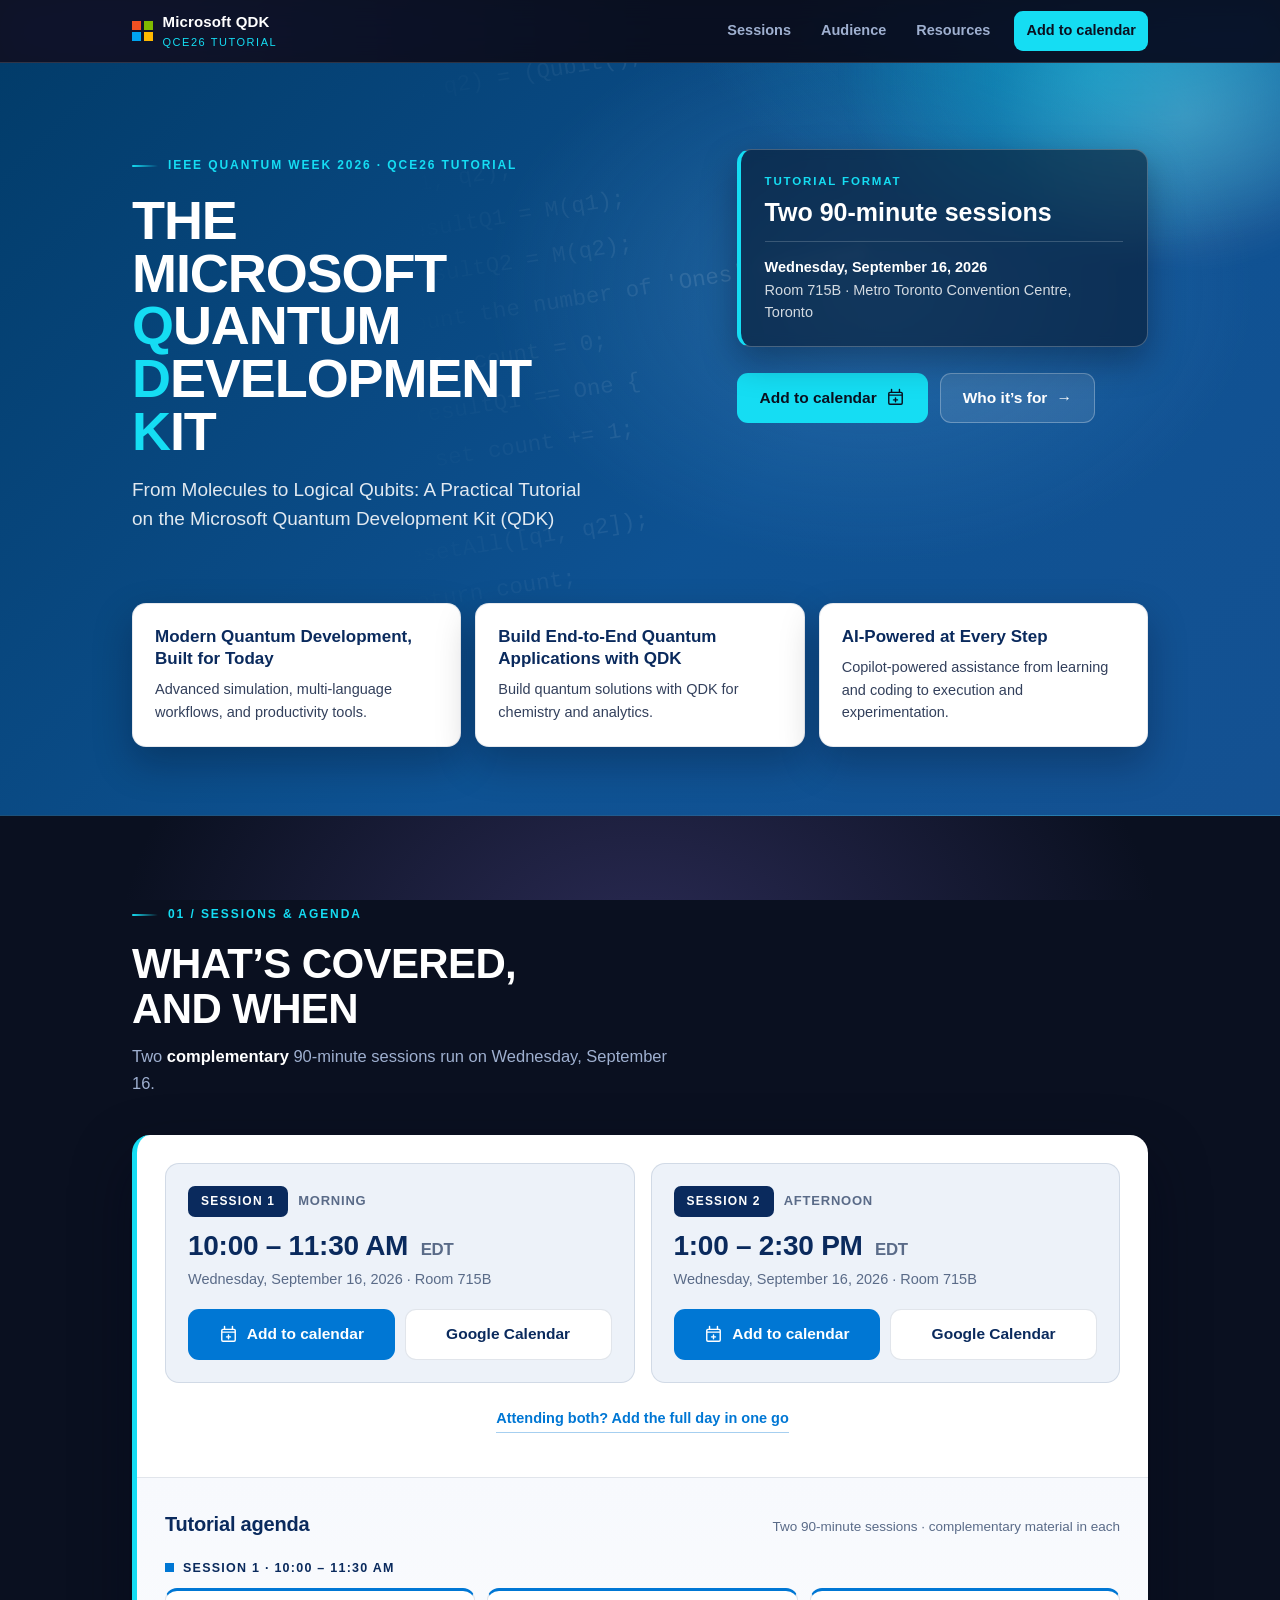
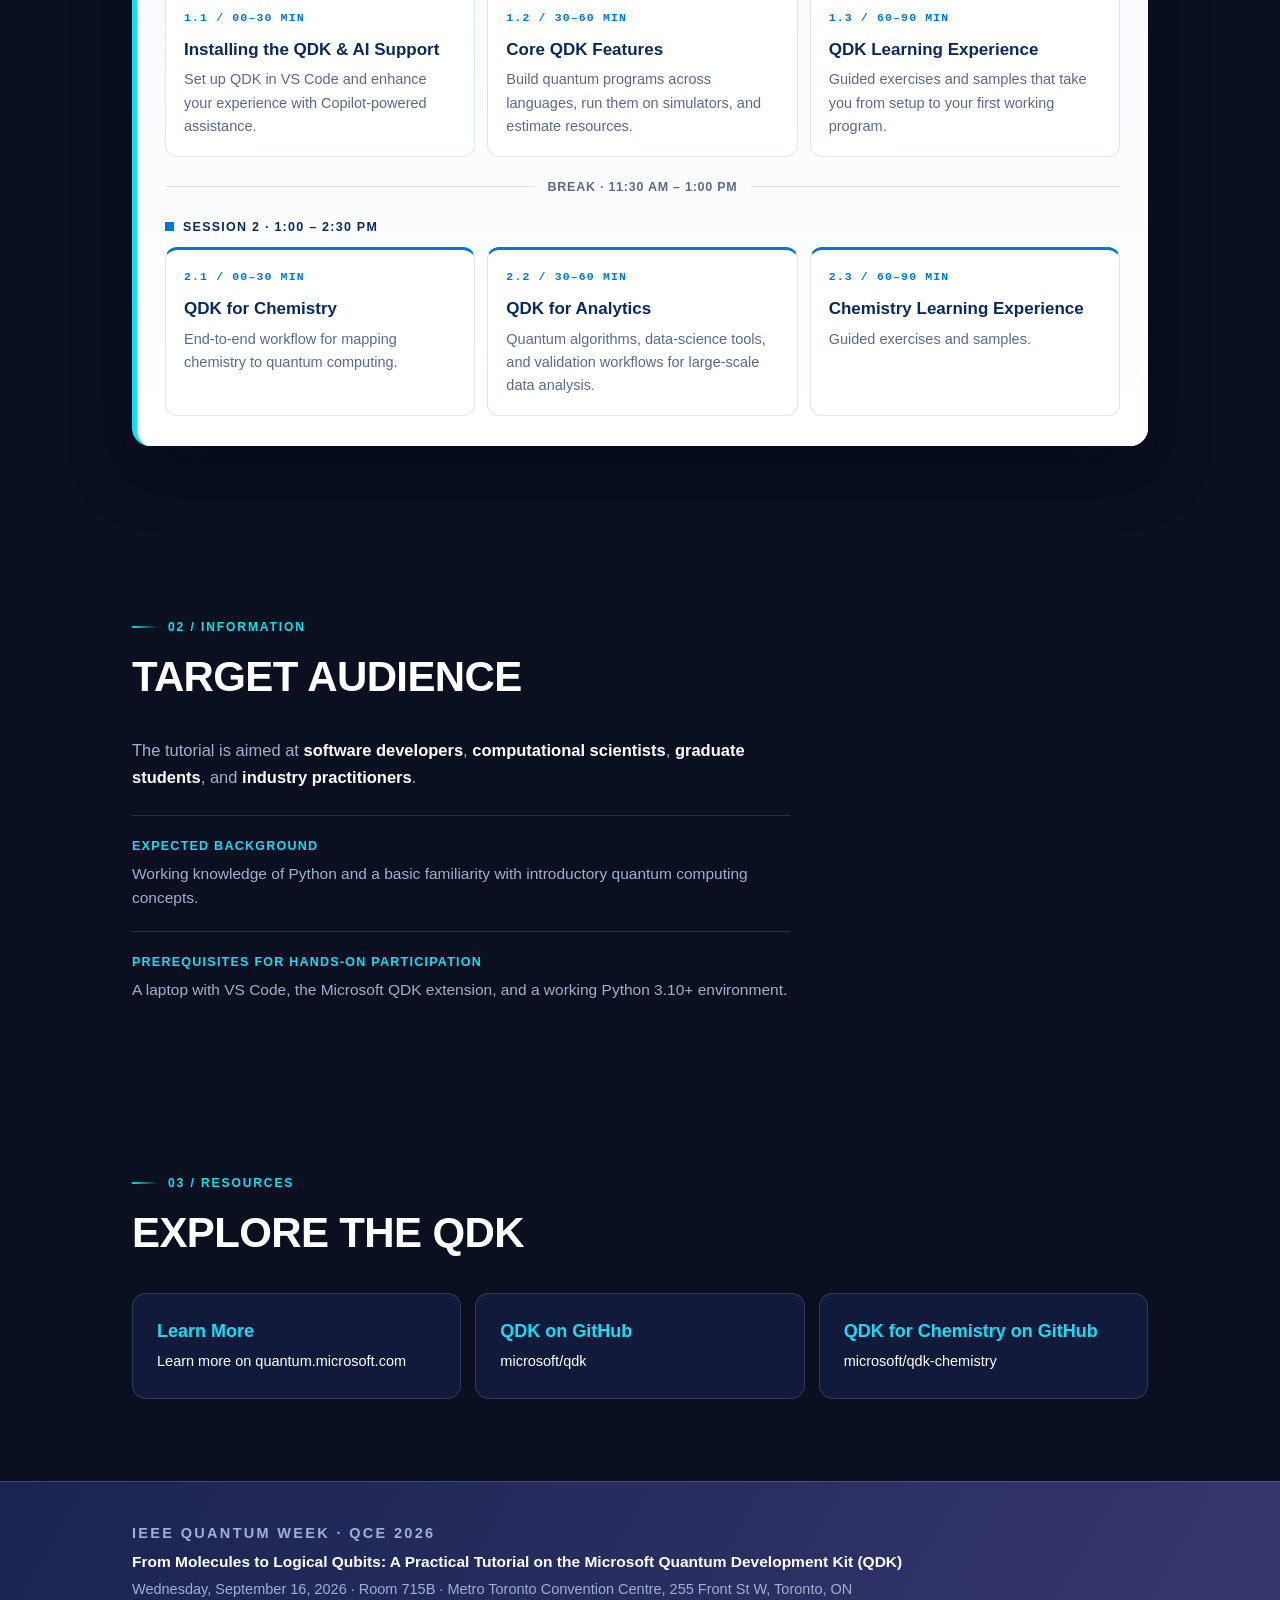
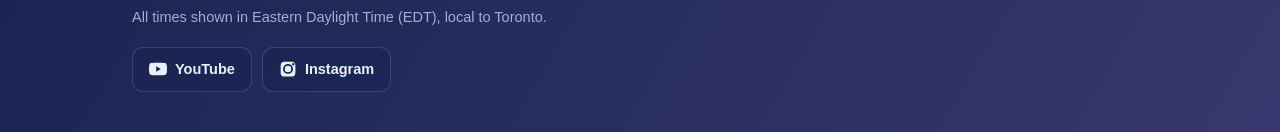
<file: index.html>
<!DOCTYPE html>
<html lang="en">
<head>
<meta charset="utf-8">
<meta name="viewport" content="width=device-width, initial-scale=1, viewport-fit=cover">
<title>The Microsoft Quantum Development Kit &middot; QCE26 Tutorial</title>
<meta name="description" content="From Molecules to Logical Qubits: A Practical Tutorial on the Microsoft Quantum Development Kit (QDK). Two 90-minute sessions at IEEE Quantum Week (QCE 2026), Toronto. Add your preferred session to your calendar.">
<meta name="theme-color" content="#0a1020">
<meta property="og:title" content="The Microsoft Quantum Development Kit · QCE26 Tutorial">
<meta property="og:description" content="Two 90-minute sessions · Wednesday, September 16, 2026 · Room 715B · Metro Toronto Convention Centre">
<meta property="og:type" content="website">
<link rel="icon" href="data:image/svg+xml,&lt;svg xmlns=%22http://www.w3.org/2000/svg%22 viewBox=%220 0 32 32%22&gt;&lt;rect width=%2213%22 height=%2213%22 x=%222%22 y=%222%22 fill=%22%23f25022%22/&gt;&lt;rect width=%2213%22 height=%2213%22 x=%2217%22 y=%222%22 fill=%22%237fba00%22/&gt;&lt;rect width=%2213%22 height=%2213%22 x=%222%22 y=%2217%22 fill=%22%2300a4ef%22/&gt;&lt;rect width=%2213%22 height=%2213%22 x=%2217%22 y=%2217%22 fill=%22%23ffb900%22/&gt;&lt;/svg&gt;">
<style>
  *, *::before, *::after { box-sizing: border-box; }

  :root {
    /* Palette sampled from the QCE 2026 flyer */
    --navy-950: #0a1020;
    --navy-900: #0f1733;
    --navy-800: #192451;
    --purple:   #413d78;
    --blue-900: #0a2a5d;
    --blue-800: #023c6a;
    --blue-600: #0e5293;
    --blue-500: #145192;
    --ms-blue:  #0077d4;
    --cyan:     #15ddf3;

    --white: #ffffff;
    --row:   #edf2f9;
    --ink:   #0a2a5d;
    --ink-2: #33405c;
    --ink-3: #5a6b88;
    --line:  rgba(10, 42, 93, .12);

    --on-dark:     #eaf0fb;
    --on-dark-dim: #9fb0d0;
    --dark-line:   rgba(255, 255, 255, .14);

    --font-display: "Segoe UI Variable Display", "Segoe UI", -apple-system, BlinkMacSystemFont, "Helvetica Neue", Arial, sans-serif;
    --font-body: "Segoe UI Variable Text", "Segoe UI", -apple-system, BlinkMacSystemFont, Roboto, "Helvetica Neue", Arial, sans-serif;
    --font-mono: "Cascadia Code", "Consolas", ui-monospace, SFMono-Regular, Menlo, monospace;

    --radius: 18px;
    --header-h: 62px;
  }

  html {
    -webkit-text-size-adjust: 100%;
    scroll-behavior: smooth;
  }
  @media (prefers-reduced-motion: reduce) {
    html { scroll-behavior: auto; }
    * { transition: none !important; animation: none !important; }
  }

  body {
    margin: 0;
    min-height: 100dvh;
    font-family: var(--font-body);
    font-size: 16px;
    line-height: 1.6;
    color: var(--on-dark);
    background:
      radial-gradient(900px 620px at 8% 4%, rgba(65, 61, 120, .55), transparent 62%),
      radial-gradient(760px 540px at 96% 12%, rgba(14, 82, 147, .45), transparent 60%),
      radial-gradient(820px 620px at 50% 108%, rgba(65, 61, 120, .60), transparent 64%),
      var(--navy-950);
    background-attachment: fixed;
  }

  .container {
    width: 100%;
    max-width: 1080px;
    margin-inline: auto;
    padding-inline: clamp(18px, 4vw, 32px);
  }

  .sr-only {
    position: absolute; width: 1px; height: 1px;
    padding: 0; margin: -1px; overflow: hidden;
    clip: rect(0 0 0 0); white-space: nowrap; border: 0;
  }
  .skip-link {
    position: absolute; left: 12px; top: -60px; z-index: 100;
    padding: 10px 16px; border-radius: 10px;
    background: var(--cyan); color: var(--navy-950);
    font-weight: 700; text-decoration: none;
    transition: top .15s ease;
  }
  .skip-link:focus { top: 12px; }

  :where(a, button):focus-visible {
    outline: 2px solid var(--cyan);
    outline-offset: 3px;
    border-radius: 6px;
  }

  /* ---------------- Header ---------------- */

  .site-header {
    position: sticky; top: 0; z-index: 50;
    background: rgba(10, 16, 32, .82);
    -webkit-backdrop-filter: saturate(160%) blur(14px);
    backdrop-filter: saturate(160%) blur(14px);
    border-bottom: 1px solid var(--dark-line);
  }
  .header-inner {
    min-height: var(--header-h);
    display: flex; align-items: center; gap: 16px;
    flex-wrap: wrap;
  }
  .brand {
    display: inline-flex; align-items: center; gap: 10px;
    margin-right: auto;
    color: var(--white); text-decoration: none;
    font-family: var(--font-display);
    font-weight: 700; font-size: 15px; letter-spacing: .01em;
  }
  .brand-mark {
    display: grid; grid-template-columns: 9px 9px; gap: 2.5px;
    flex-shrink: 0;
  }
  .brand-mark i { display: block; width: 9px; height: 9px; }
  .brand-mark i:nth-child(1) { background: #f25022; }
  .brand-mark i:nth-child(2) { background: #7fba00; }
  .brand-mark i:nth-child(3) { background: #00a4ef; }
  .brand-mark i:nth-child(4) { background: #ffb900; }
  .brand-text small {
    display: block; font-size: 11px; font-weight: 500;
    letter-spacing: .14em; text-transform: uppercase;
    color: var(--cyan);
  }

  .nav-toggle {
    display: none;
    align-items: center; gap: 8px;
    padding: 8px 14px; border-radius: 10px;
    background: rgba(255, 255, 255, .07);
    border: 1px solid var(--dark-line);
    color: var(--on-dark);
    font: inherit; font-size: 14px; font-weight: 600;
    cursor: pointer;
  }

  .site-nav { display: flex; align-items: center; gap: 6px; }
  .site-nav a {
    padding: 8px 12px; border-radius: 9px;
    color: var(--on-dark-dim); text-decoration: none;
    font-size: 14.5px; font-weight: 600;
    transition: color .15s ease, background .15s ease;
  }
  .site-nav a:hover { color: var(--white); background: rgba(255, 255, 255, .07); }
  .site-nav .nav-cta {
    color: var(--navy-950);
    background: var(--cyan);
    margin-left: 6px;
  }
  .site-nav .nav-cta:hover { background: #6ce9f8; color: var(--navy-950); }

  @media (max-width: 760px) {
    .nav-toggle { display: inline-flex; }
    .site-nav {
      display: none;
      flex-basis: 100%;
      flex-direction: column; align-items: stretch; gap: 2px;
      padding-bottom: 12px;
    }
    .site-nav.is-open { display: flex; }
    .site-nav a { padding: 12px 14px; }
    .site-nav .nav-cta { margin-left: 0; margin-top: 6px; text-align: center; }
  }

  /* ---------------- Hero ---------------- */

  .hero {
    position: relative; isolation: isolate; overflow: hidden;
    background:
      radial-gradient(720px 420px at 88% -10%, rgba(21, 221, 243, .30), transparent 62%),
      radial-gradient(640px 460px at 68% 30%, rgba(120, 190, 240, .22), transparent 60%),
      linear-gradient(135deg, var(--blue-800) 0%, var(--blue-600) 58%, var(--blue-500) 100%);
    border-bottom: 1px solid rgba(255, 255, 255, .10);
  }
  /* Faint Q# code watermark, echoing the flyer artwork */
  .hero-code {
    position: absolute; inset: -8% -6% auto auto; z-index: -2;
    width: 78%;
    margin: 0; padding: 0;
    font-family: var(--font-mono);
    font-size: clamp(14px, 1.75vw, 24px);
    line-height: 2.05; white-space: pre;
    color: rgba(255, 255, 255, .14);
    transform: rotate(-9deg);
    -webkit-user-select: none; user-select: none;
    pointer-events: none;
    -webkit-mask-image: linear-gradient(100deg, transparent 8%, #000 44%, #000 80%, transparent 100%);
    mask-image: linear-gradient(100deg, transparent 8%, #000 44%, #000 80%, transparent 100%);
  }
  @media (max-width: 860px) { .hero-code { width: 130%; inset: -4% -30% auto auto; } }
  /* Soft translucent ribbon, echoing the flyer artwork */
  .hero-ribbon {
    position: absolute; z-index: -1; pointer-events: none;
    top: -34%; right: -14%; width: min(72%, 720px); aspect-ratio: 1.35;
    background:
      radial-gradient(closest-side, rgba(21, 221, 243, .34), transparent 72%),
      radial-gradient(closest-side at 62% 58%, rgba(255, 255, 255, .22), transparent 70%);
    border-radius: 50% 50% 46% 54% / 58% 42% 58% 42%;
    filter: blur(6px);
  }

  .hero-grid {
    position: relative;
    display: grid; gap: clamp(26px, 4vw, 48px);
    grid-template-columns: minmax(0, 1.15fr) minmax(0, .85fr);
    align-items: start;
    padding-block: clamp(48px, 8vw, 86px) clamp(30px, 4vw, 44px);
  }
  @media (max-width: 860px) { .hero-grid { grid-template-columns: 1fr; } }

  .eyebrow {
    display: inline-flex; align-items: center; gap: 10px;
    margin: 0 0 18px;
    font-size: 12px; font-weight: 700;
    letter-spacing: .16em; text-transform: uppercase;
    color: var(--cyan);
  }
  .eyebrow::before {
    content: ""; width: 26px; height: 2px; border-radius: 2px;
    background: linear-gradient(90deg, var(--cyan), rgba(21, 221, 243, 0));
    flex-shrink: 0;
  }

  .hero h1 {
    margin: 0 0 18px;
    font-family: var(--font-display);
    font-weight: 800; font-stretch: 87.5%;
    font-size: clamp(30px, 5.2vw, 54px);
    line-height: .98; letter-spacing: -.02em;
    text-transform: uppercase;
    color: var(--white);
  }
  /* One word per line so the Q / D / K initials always stack into "QDK" */
  .hero h1 .hl-line { display: block; }
  .hero h1 .hl-key { color: var(--cyan); }
  .hero-sub {
    margin: 0 0 26px; max-width: 44ch;
    font-size: clamp(16px, 1.7vw, 19px); line-height: 1.5;
    color: rgba(255, 255, 255, .88);
  }

  .hero-panel {
    padding: 22px 24px;
    background: rgba(6, 19, 40, .58);
    border: 1px solid rgba(255, 255, 255, .24);
    /* impeccable-disable side-tab -- deliberate: reproduces the cyan left edge
       on the white panel of the printed QCE 2026 flyer this page pairs with. */
    border-left: 4px solid var(--cyan);
    border-radius: 14px;
    box-shadow: 0 14px 34px rgba(2, 7, 20, .34);
    -webkit-backdrop-filter: blur(6px); backdrop-filter: blur(6px);
  }
  .panel-label {
    display: block; margin-bottom: 8px;
    font-size: 11.5px; font-weight: 700;
    letter-spacing: .16em; text-transform: uppercase;
    color: var(--cyan);
  }
  .panel-title {
    margin: 0 0 14px;
    font-family: var(--font-display);
    font-size: 25px; font-weight: 700; line-height: 1.15;
    color: var(--white);
  }
  .panel-line { display: block; height: 1px; background: rgba(255, 255, 255, .18); margin-bottom: 14px; }
  .panel-note { margin: 0; font-size: 14.5px; line-height: 1.55; color: rgba(255, 255, 255, .82); }
  .panel-note strong { color: var(--white); font-weight: 700; }

  .hero-actions { display: flex; flex-wrap: wrap; gap: 12px; margin-top: 26px; }

  .button {
    display: inline-flex; align-items: center; justify-content: center; gap: 9px;
    min-height: 48px; padding: 12px 22px;
    border-radius: 11px; border: 1px solid transparent;
    font-family: inherit; font-size: 15.5px; font-weight: 700;
    text-decoration: none; cursor: pointer;
    transition: transform .12s ease, filter .12s ease, background .15s ease;
  }
  .button svg { width: 19px; height: 19px; flex-shrink: 0; fill: none; stroke: currentColor; stroke-width: 1.8; stroke-linecap: round; stroke-linejoin: round; }
  .button:active { transform: scale(.985); }
  .button--primary { background: var(--cyan); color: var(--navy-950); }
  .button--primary:hover { filter: brightness(1.07); }
  .button--onblue { background: rgba(255, 255, 255, .10); color: var(--white); border-color: rgba(255, 255, 255, .28); }
  .button--onblue:hover { background: rgba(255, 255, 255, .18); }
  .button--ms { background: var(--ms-blue); color: var(--white); }
  .button--ms:hover { filter: brightness(1.08); }
  .button--ghost { background: var(--white); color: var(--ink); border-color: var(--line); }
  .button--ghost:hover { background: var(--row); }

  /* Three flyer highlights across the bottom of the hero */
  .highlights {
    position: relative;
    display: grid; gap: 14px;
    grid-template-columns: repeat(3, minmax(0, 1fr));
    padding-bottom: clamp(44px, 6vw, 68px);
  }
  @media (max-width: 860px) { .highlights { grid-template-columns: 1fr; } }
  .highlight {
    padding: 22px;
    background: var(--white);
    border: 1px solid rgba(10, 42, 93, .1);
    border-radius: 14px;
    box-shadow: 0 16px 38px rgba(2, 7, 20, .28);
  }
  .highlight h3 {
    margin: 0 0 8px;
    font-family: var(--font-display);
    font-size: 17px; font-weight: 700; line-height: 1.3;
    color: var(--blue-900);
  }
  .highlight p { margin: 0; font-size: 14.5px; line-height: 1.55; color: var(--ink-2); }

  /* ---------------- Sections ---------------- */

  .section { padding-block: clamp(46px, 7vw, 82px); scroll-margin-top: calc(var(--header-h) + 12px); }

  .section-head { margin-bottom: clamp(24px, 3.4vw, 38px); max-width: 62ch; }
  .section-head h2 {
    margin: 0 0 12px;
    font-family: var(--font-display);
    font-weight: 800; font-stretch: 87.5%;
    font-size: clamp(28px, 4.4vw, 42px);
    line-height: 1.06; letter-spacing: -.015em;
    text-transform: uppercase;
    color: var(--white);
    text-wrap: balance;
  }
  .section-lead { margin: 0; font-size: 16.5px; line-height: 1.62; color: var(--on-dark-dim); }
  .section-lead strong { color: var(--white); font-weight: 600; }

  /* The white card, mirroring the flyer's cyan-edged panel */
  .panel-card {
    background: var(--white);
    color: var(--ink-2);
    border-radius: var(--radius);
    /* impeccable-disable side-tab -- deliberate: reproduces the cyan left edge
       on the white panel of the printed QCE 2026 flyer this page pairs with. */
    border-left: 5px solid var(--cyan);
    box-shadow: 0 24px 60px rgba(3, 8, 24, .42);
    overflow: hidden;
  }

  /* ---------------- Sessions ---------------- */

  .session-grid {
    display: grid; gap: 16px;
    grid-template-columns: repeat(2, minmax(0, 1fr));
    padding: clamp(20px, 3vw, 28px);
  }
  @media (max-width: 760px) { .session-grid { grid-template-columns: 1fr; } }

  .session {
    display: flex; flex-direction: column;
    padding: 22px;
    background: var(--row);
    border: 1px solid var(--line);
    border-radius: 14px;
  }
  .session-head { display: flex; align-items: center; gap: 10px; margin-bottom: 14px; flex-wrap: wrap; }
  .session-badge {
    padding: 6px 13px; border-radius: 7px;
    background: var(--blue-900); color: var(--white);
    font-family: var(--font-display);
    font-size: 12px; font-weight: 700; letter-spacing: .1em; text-transform: uppercase;
  }
  .session-part { font-size: 13px; font-weight: 600; letter-spacing: .06em; text-transform: uppercase; color: var(--ink-3); }
  .session-time {
    margin: 0 0 6px;
    font-family: var(--font-display);
    font-size: clamp(23px, 3vw, 28px); font-weight: 700;
    line-height: 1.1; letter-spacing: -.01em;
    color: var(--ink);
  }
  .session-time span { font-size: .6em; font-weight: 700; color: var(--ink-3); margin-left: 5px; }
  .session-meta { margin: 0 0 18px; font-size: 14.5px; color: var(--ink-3); }
  .session-actions { display: flex; flex-wrap: wrap; gap: 10px; margin-top: auto; }
  .session-actions .button { flex: 1 1 168px; }

  .session-foot {
    padding: 0 clamp(20px, 3vw, 28px) clamp(22px, 3vw, 28px);
    margin-top: -6px;
    text-align: center;
  }
  .text-link {
    display: inline-flex; align-items: center; gap: 6px;
    color: var(--ms-blue); font-size: 14.5px; font-weight: 600;
    text-decoration: none; border-bottom: 1px solid rgba(0, 119, 212, .35); padding-bottom: 2px;
  }
  .text-link:hover { border-bottom-color: var(--ms-blue); }

  /* ---------------- Agenda ---------------- */

  .agenda {
    padding: clamp(22px, 3vw, 30px) clamp(20px, 3vw, 28px);
    border-top: 1px solid var(--line);
    background: linear-gradient(180deg, #f7f9fd, var(--white));
  }
  .agenda-head {
    display: flex; align-items: baseline; justify-content: space-between;
    gap: 14px; flex-wrap: wrap; margin-bottom: 18px;
  }
  .agenda-head h3 {
    margin: 0;
    font-family: var(--font-display);
    font-size: 20px; font-weight: 700; letter-spacing: -.01em;
    color: var(--ink);
  }
  .agenda-head p { margin: 0; font-size: 13.5px; color: var(--ink-3); }
  .agenda-grid { display: grid; gap: 12px; grid-template-columns: repeat(3, minmax(0, 1fr)); }
  @media (max-width: 760px) { .agenda-grid { grid-template-columns: 1fr; } }

  /* Each session gets its own labelled row of blocks, split by the midday break */
  .agenda-session {
    margin: 0 0 10px;
    display: flex; align-items: center; gap: 9px;
    font-family: var(--font-display);
    font-size: 12.5px; font-weight: 700; letter-spacing: .1em; text-transform: uppercase;
    color: var(--blue-900);
  }
  .agenda-session::before {
    content: ""; flex-shrink: 0;
    width: 9px; height: 9px;
    background: var(--ms-blue);
  }
  .agenda-session + .agenda-grid { margin-bottom: 0; }
  .agenda-break {
    display: flex; align-items: center; gap: 14px;
    margin: 20px 0;
    font-size: 12.5px; font-weight: 600; letter-spacing: .06em; text-transform: uppercase;
    color: var(--ink-3);
  }
  .agenda-break::before, .agenda-break::after {
    content: ""; flex: 1 1 auto; height: 1px; background: var(--line);
  }
  .agenda-card {
    padding: 18px;
    background: var(--white);
    border: 1px solid var(--line);
    border-top: 3px solid var(--ms-blue);
    border-radius: 12px;
  }
  .card-number {
    display: block; margin-bottom: 9px;
    font-family: var(--font-mono);
    font-size: 11.5px; font-weight: 700; letter-spacing: .1em; text-transform: uppercase;
    color: var(--ms-blue);
  }
  .agenda-card h4 {
    margin: 0 0 5px;
    font-family: var(--font-display);
    font-size: 17px; font-weight: 700; color: var(--ink);
  }
  .agenda-card p { margin: 0; font-size: 14.5px; color: var(--ink-3); }

  /* ---------------- Audience ---------------- */

  .info-body { max-width: 74ch; }
  .info-body > p:first-child { margin-top: 0; font-size: 16.5px; line-height: 1.62; color: var(--on-dark-dim); }
  .info-body > p:first-child strong { color: var(--white); font-weight: 700; }

  /* Plain labelled rows - hairline rules instead of nested boxes, so the
     section reads as one continuous column rather than boxes within a box. */
  .req-list { list-style: none; margin: 24px 0 0; padding: 0; display: grid; gap: 20px; }
  .req-list li { padding-top: 20px; border-top: 1px solid var(--dark-line); }
  .req-list strong {
    display: block; margin-bottom: 6px;
    font-family: var(--font-display);
    font-size: 12.5px; font-weight: 700; letter-spacing: .1em; text-transform: uppercase;
    color: var(--cyan);
  }
  .req-list span { display: block; font-size: 15.5px; line-height: 1.58; color: var(--on-dark-dim); }

  /* ---------------- Resources ---------------- */

  .resource-grid { display: grid; gap: 14px; grid-template-columns: repeat(3, minmax(0, 1fr)); }
  @media (max-width: 860px) { .resource-grid { grid-template-columns: 1fr; } }
  .resource {
    display: flex; flex-direction: column; gap: 8px;
    padding: 26px 24px;
    background: rgba(25, 36, 81, .58);
    border: 1px solid var(--dark-line);
    border-radius: 14px;
    color: inherit; text-decoration: none;
    transition: background .15s ease, border-color .15s ease, transform .15s ease;
  }
  .resource:hover { background: rgba(25, 36, 81, .92); border-color: rgba(21, 221, 243, .5); transform: translateY(-2px); }
  .resource h3 {
    margin: 0;
    font-family: var(--font-display);
    font-size: 18px; font-weight: 700; line-height: 1.25;
    color: var(--cyan);
  }
  .resource p {
    margin: 0;
    font-size: 14.5px; line-height: 1.5; color: var(--white);
    overflow-wrap: anywhere;
  }

  /* ---------------- Footer ---------------- */

  .site-footer {
    background: linear-gradient(120deg, var(--navy-800), var(--purple) 130%);
    border-top: 1px solid var(--dark-line);
  }
  .footer-inner { padding-block: clamp(28px, 4vw, 40px); }
  .footer-title {
    margin: 0 0 6px;
    font-family: var(--font-display);
    font-size: 12.5px; font-weight: 700; letter-spacing: .16em; text-transform: uppercase;
    color: var(--cyan);
  }
  .footer-inner p { margin: 0 0 4px; font-size: 14.5px; line-height: 1.6; color: var(--on-dark-dim); }
  .footer-inner p.strong { color: var(--white); font-weight: 600; font-size: 15.5px; }

  .footer-social { display: flex; flex-wrap: wrap; gap: 10px; margin-top: 18px; }
  .social {
    display: inline-flex; align-items: center; gap: 8px;
    min-height: 44px; padding: 10px 16px;
    background: rgba(25, 36, 81, .58);
    border: 1px solid var(--dark-line);
    border-radius: 11px;
    font-size: 14.5px; font-weight: 600;
    color: var(--on-dark); text-decoration: none;
    transition: background .15s ease, border-color .15s ease, color .15s ease;
  }
  .social:hover, .social:focus-visible { background: rgba(25, 36, 81, .92); border-color: rgba(21, 221, 243, .5); color: var(--white); }
  .social svg { width: 18px; height: 18px; flex-shrink: 0; fill: currentColor; }
</style>
</head>
<body id="top">

<a class="skip-link" href="#main">Skip to content</a>

<header class="site-header">
  <div class="container header-inner">
    <a class="brand" href="#top" aria-label="QDK QCE26 Tutorial — home">
      <span class="brand-mark" aria-hidden="true"><i></i><i></i><i></i><i></i></span>
      <span class="brand-text">Microsoft QDK<small>QCE26 Tutorial</small></span>
    </a>

    <button class="nav-toggle" type="button" aria-expanded="false" aria-controls="site-navigation">
      <span class="sr-only">Toggle navigation</span>
      <span aria-hidden="true">Menu</span>
    </button>

    <nav id="site-navigation" class="site-nav" aria-label="Primary navigation">
      <a href="#sessions">Sessions</a>
      <a href="#audience">Audience</a>
      <a href="#resources">Resources</a>
      <a class="nav-cta" href="#sessions">Add to calendar</a>
    </nav>
  </div>
</header>

<main id="main">

  <section class="hero" aria-labelledby="page-heading">
    <pre class="hero-code" aria-hidden="true">use (q1, q2) = (Qubit(), Qubit());
H(q1);
CNOT(q1, q2);
let resultQ1 = M(q1);
let resultQ2 = M(q2);
// Count the number of 'Ones' returned
mutable count = 0;
if resultQ1 == One {
    set count += 1;
}
ResetAll([q1, q2]);
return count;</pre>
    <span class="hero-ribbon" aria-hidden="true"></span>

    <div class="container">
      <div class="hero-grid">
        <div class="hero-copy">
          <p class="eyebrow">IEEE Quantum Week 2026 &middot; QCE26 Tutorial</p>
          <h1 id="page-heading">
            <span class="hl-line">The</span>
            <span class="hl-line">Microsoft</span>
            <span class="hl-line"><span class="hl-key">Q</span>uantum</span>
            <span class="hl-line"><span class="hl-key">D</span>evelopment</span>
            <span class="hl-line"><span class="hl-key">K</span>it</span>
          </h1>
          <p class="hero-sub">From Molecules to Logical Qubits: A Practical Tutorial on the Microsoft Quantum Development Kit (QDK)</p>
        </div>

        <div class="hero-side">
          <div class="hero-panel">
            <span class="panel-label">Tutorial format</span>
            <p class="panel-title">Two 90-minute sessions</p>
            <span class="panel-line" aria-hidden="true"></span>
            <p class="panel-note"><strong>Wednesday, September 16, 2026</strong><br>Room 715B &middot; Metro Toronto Convention Centre, Toronto</p>
          </div>
          <div class="hero-actions">
            <a class="button button--primary" href="#sessions">
              Add to calendar
              <svg viewBox="0 0 24 24" aria-hidden="true"><path d="M7 2v3M17 2v3M3.5 9h17M5 5.5h14a1.5 1.5 0 0 1 1.5 1.5v12A1.5 1.5 0 0 1 19 20.5H5A1.5 1.5 0 0 1 3.5 19V7A1.5 1.5 0 0 1 5 5.5Z"/><path d="M12 12.5v5M9.5 15h5"/></svg>
            </a>
            <a class="button button--onblue" href="#audience">Who it&rsquo;s for <span aria-hidden="true">&rarr;</span></a>
          </div>
        </div>
      </div>

      <div class="highlights">
        <article class="highlight">
          <h3>Modern Quantum Development, Built for Today</h3>
          <p>Advanced simulation, multi-language workflows, and productivity tools.</p>
        </article>
        <article class="highlight">
          <h3>Build End-to-End Quantum Applications with QDK</h3>
          <p>Build quantum solutions with QDK for chemistry and analytics.</p>
        </article>
        <article class="highlight">
          <h3>AI-Powered at Every Step</h3>
          <p>Copilot-powered assistance from learning and coding to execution and experimentation.</p>
        </article>
      </div>
    </div>
  </section>

  <section id="sessions" class="section" aria-labelledby="sessions-heading">
    <div class="container">
      <div class="section-head">
        <p class="eyebrow">01 / Sessions &amp; agenda</p>
        <h2 id="sessions-heading">What&rsquo;s covered, and when</h2>
        <p class="section-lead">Two <strong>complementary</strong> 90-minute sessions run on Wednesday, September 16.</p>
      </div>

      <div class="panel-card">
        <div class="session-grid">
          <article class="session">
            <div class="session-head">
              <span class="session-badge">Session 1</span>
              <span class="session-part">Morning</span>
            </div>
            <p class="session-time">10:00 &ndash; 11:30 AM <span>EDT</span></p>
            <p class="session-meta">Wednesday, September 16, 2026 &middot; Room 715B</p>
            <div class="session-actions">
              <a class="button button--ms" href="session1.ics">
                <svg viewBox="0 0 24 24" aria-hidden="true"><path d="M7 2v3M17 2v3M3.5 9h17M5 5.5h14a1.5 1.5 0 0 1 1.5 1.5v12A1.5 1.5 0 0 1 19 20.5H5A1.5 1.5 0 0 1 3.5 19V7A1.5 1.5 0 0 1 5 5.5Z"/><path d="M12 12.5v5M9.5 15h5"/></svg>
                Add to calendar
              </a>
              <a class="button button--ghost" href="https://calendar.google.com/calendar/render?action=TEMPLATE&amp;text=QDK%20Tutorial%20%28Session%201%29:%20From%20Molecules%20to%20Logical%20Qubits&amp;dates=20260916T140000Z/20260916T153000Z&amp;details=Session%201%20of%20the%20Microsoft%20Quantum%20Development%20Kit%20tutorial%20at%20IEEE%20Quantum%20Week%20%28QCE%202026%29.%0A%0AFrom%20Molecules%20to%20Logical%20Qubits:%20A%20Practical%20Tutorial%20on%20the%20Microsoft%20Quantum%20Development%20Kit%20%28QDK%29%0A%0AFull%20details:%20https://qce.quantum.ieee.org/2026/qce26-schedule/tutorial-schedule/%231297-1&amp;location=Room%20715B%2C%20Metro%20Toronto%20Convention%20Centre%2C%20255%20Front%20St%20W%2C%20Toronto%2C%20ON%2C%20Canada&amp;ctz=America/Toronto" target="_blank" rel="noopener">Google Calendar</a>
            </div>
          </article>

          <article class="session">
            <div class="session-head">
              <span class="session-badge">Session 2</span>
              <span class="session-part">Afternoon</span>
            </div>
            <p class="session-time">1:00 &ndash; 2:30 PM <span>EDT</span></p>
            <p class="session-meta">Wednesday, September 16, 2026 &middot; Room 715B</p>
            <div class="session-actions">
              <a class="button button--ms" href="session2.ics">
                <svg viewBox="0 0 24 24" aria-hidden="true"><path d="M7 2v3M17 2v3M3.5 9h17M5 5.5h14a1.5 1.5 0 0 1 1.5 1.5v12A1.5 1.5 0 0 1 19 20.5H5A1.5 1.5 0 0 1 3.5 19V7A1.5 1.5 0 0 1 5 5.5Z"/><path d="M12 12.5v5M9.5 15h5"/></svg>
                Add to calendar
              </a>
              <a class="button button--ghost" href="https://calendar.google.com/calendar/render?action=TEMPLATE&amp;text=QDK%20Tutorial%20%28Session%202%29:%20From%20Molecules%20to%20Logical%20Qubits&amp;dates=20260916T170000Z/20260916T183000Z&amp;details=Session%202%20of%20the%20Microsoft%20Quantum%20Development%20Kit%20tutorial%20at%20IEEE%20Quantum%20Week%20%28QCE%202026%29.%0A%0AFrom%20Molecules%20to%20Logical%20Qubits:%20A%20Practical%20Tutorial%20on%20the%20Microsoft%20Quantum%20Development%20Kit%20%28QDK%29%0A%0AFull%20details:%20https://qce.quantum.ieee.org/2026/qce26-schedule/tutorial-schedule/%231297-1&amp;location=Room%20715B%2C%20Metro%20Toronto%20Convention%20Centre%2C%20255%20Front%20St%20W%2C%20Toronto%2C%20ON%2C%20Canada&amp;ctz=America/Toronto" target="_blank" rel="noopener">Google Calendar</a>
            </div>
          </article>
        </div>

        <p class="session-foot"><a class="text-link" href="both-sessions.ics">Attending both? Add the full day in one go</a></p>

        <div class="agenda">
          <div class="agenda-head">
            <h3>Tutorial agenda</h3>
            <p>Two 90-minute sessions &middot; complementary material in each</p>
          </div>

          <p class="agenda-session">Session 1 &middot; 10:00 &ndash; 11:30 AM</p>
          <div class="agenda-grid">
            <article class="agenda-card">
              <span class="card-number">1.1 / 00&ndash;30 min</span>
              <h4>Installing the QDK &amp; AI Support</h4>
              <p>Set up QDK in VS Code and enhance your experience with Copilot-powered assistance.</p>
            </article>
            <article class="agenda-card">
              <span class="card-number">1.2 / 30&ndash;60 min</span>
              <h4>Core QDK Features</h4>
              <p>Build quantum programs across languages, run them on simulators, and estimate resources.</p>
            </article>
            <article class="agenda-card">
              <span class="card-number">1.3 / 60&ndash;90 min</span>
              <h4>QDK Learning Experience</h4>
              <p>Guided exercises and samples that take you from setup to your first working program.</p>
            </article>
          </div>

          <p class="agenda-break">Break &middot; 11:30 AM &ndash; 1:00 PM</p>

          <p class="agenda-session">Session 2 &middot; 1:00 &ndash; 2:30 PM</p>
          <div class="agenda-grid">
            <article class="agenda-card">
              <span class="card-number">2.1 / 00&ndash;30 min</span>
              <h4>QDK for Chemistry</h4>
              <p>End-to-end workflow for mapping chemistry to quantum computing.</p>
            </article>
            <article class="agenda-card">
              <span class="card-number">2.2 / 30&ndash;60 min</span>
              <h4>QDK for Analytics</h4>
              <p>Quantum algorithms, data-science tools, and validation workflows for large-scale data analysis.</p>
            </article>
            <article class="agenda-card">
              <span class="card-number">2.3 / 60&ndash;90 min</span>
              <h4>Chemistry Learning Experience</h4>
              <p>Guided exercises and samples.</p>
            </article>
          </div>
        </div>
      </div>
    </div>
  </section>

  <section id="audience" class="section" aria-labelledby="audience-heading">
    <div class="container">
      <div class="section-head">
        <p class="eyebrow">02 / Information</p>
        <h2 id="audience-heading">Target audience</h2>
      </div>

      <div class="info-body">
        <p>The tutorial is aimed at <strong>software developers</strong>, <strong>computational scientists</strong>, <strong>graduate students</strong>, and <strong>industry practitioners</strong>.</p>
        <ul class="req-list">
          <li>
            <strong>Expected background</strong>
            <span>Working knowledge of Python and a basic familiarity with introductory quantum computing concepts.</span>
          </li>
          <li>
            <strong>Prerequisites for hands-on participation</strong>
            <span>A laptop with VS Code, the Microsoft QDK extension, and a working Python 3.10+ environment.</span>
          </li>
        </ul>
      </div>
    </div>
  </section>

  <section id="resources" class="section" aria-labelledby="resources-heading">
    <div class="container">
      <div class="section-head">
        <p class="eyebrow">03 / Resources</p>
        <h2 id="resources-heading">Explore the QDK</h2>
      </div>

      <div class="resource-grid">
        <a class="resource" href="https://quantum.microsoft.com/" target="_blank" rel="noopener">
          <h3>Learn More</h3>
          <p>Learn more on quantum.microsoft.com</p>
        </a>

        <a class="resource" href="https://github.com/microsoft/qdk" target="_blank" rel="noopener">
          <h3>QDK on GitHub</h3>
          <p>microsoft/qdk</p>
        </a>

        <a class="resource" href="https://github.com/microsoft/qdk-chemistry" target="_blank" rel="noopener">
          <h3>QDK for Chemistry on GitHub</h3>
          <p>microsoft/qdk-chemistry</p>
        </a>
      </div>
    </div>
  </section>

</main>

<footer class="site-footer">
  <div class="container footer-inner">
    <p class="footer-title">IEEE Quantum Week &middot; QCE 2026</p>
    <p class="strong">From Molecules to Logical Qubits: A Practical Tutorial on the Microsoft Quantum Development Kit (QDK)</p>
    <p>Wednesday, September 16, 2026 &middot; Room 715B &middot; Metro Toronto Convention Centre, 255 Front St W, Toronto, ON</p>
    <p>All times shown in Eastern Daylight Time (EDT), local to Toronto.</p>

    <div class="footer-social">
      <a class="social" href="https://www.youtube.com/playlist?list=PLlrxD0HtieHj3mBWaxRbKBGil8Snm6LK2" target="_blank" rel="noopener">
        <svg viewBox="0 0 24 24" aria-hidden="true"><path d="M23.5 6.2a3 3 0 0 0-2.1-2.1C19.5 3.6 12 3.6 12 3.6s-7.5 0-9.4.5A3 3 0 0 0 .5 6.2C0 8.1 0 12 0 12s0 3.9.5 5.8a3 3 0 0 0 2.1 2.1c1.9.5 9.4.5 9.4.5s7.5 0 9.4-.5a3 3 0 0 0 2.1-2.1c.5-1.9.5-5.8.5-5.8s0-3.9-.5-5.8ZM9.6 15.6V8.4l6.2 3.6-6.2 3.6Z"/></svg>
        YouTube
      </a>
      <a class="social" href="https://www.instagram.com/quantumirl/" target="_blank" rel="noopener">
        <svg viewBox="0 0 24 24" aria-hidden="true"><path d="M12 2.2c3.2 0 3.6 0 4.9.1 1.2.1 1.8.2 2.2.4.6.2 1 .5 1.4.9.4.4.7.8.9 1.4.2.4.4 1 .4 2.2.1 1.3.1 1.7.1 4.9s0 3.6-.1 4.9c-.1 1.2-.2 1.8-.4 2.2-.2.6-.5 1-.9 1.4-.4.4-.8.7-1.4.9-.4.2-1 .4-2.2.4-1.3.1-1.7.1-4.9.1s-3.6 0-4.9-.1c-1.2-.1-1.8-.2-2.2-.4-.6-.2-1-.5-1.4-.9-.4-.4-.7-.8-.9-1.4-.2-.4-.4-1-.4-2.2C2.2 15.6 2.2 15.2 2.2 12s0-3.6.1-4.9c.1-1.2.2-1.8.4-2.2.2-.6.5-1 .9-1.4.4-.4.8-.7 1.4-.9.4-.2 1-.4 2.2-.4C8.4 2.2 8.8 2.2 12 2.2Zm0 3.1A6.7 6.7 0 1 0 18.7 12 6.7 6.7 0 0 0 12 5.3Zm0 11A4.3 4.3 0 1 1 16.3 12 4.3 4.3 0 0 1 12 16.3ZM18.9 4a1.6 1.6 0 1 0 1.6 1.6A1.6 1.6 0 0 0 18.9 4Z"/></svg>
        Instagram
      </a>
    </div>
  </div>
</footer>

<script>
  (function () {
    var toggle = document.querySelector('.nav-toggle');
    var nav = document.getElementById('site-navigation');
    if (!toggle || !nav) return;

    function close() {
      nav.classList.remove('is-open');
      toggle.setAttribute('aria-expanded', 'false');
    }

    toggle.addEventListener('click', function () {
      var open = nav.classList.toggle('is-open');
      toggle.setAttribute('aria-expanded', open ? 'true' : 'false');
    });

    nav.addEventListener('click', function (e) {
      if (e.target.tagName === 'A') close();
    });

    document.addEventListener('keydown', function (e) {
      if (e.key === 'Escape') close();
    });
  })();
</script>

</body>
</html>
</file>
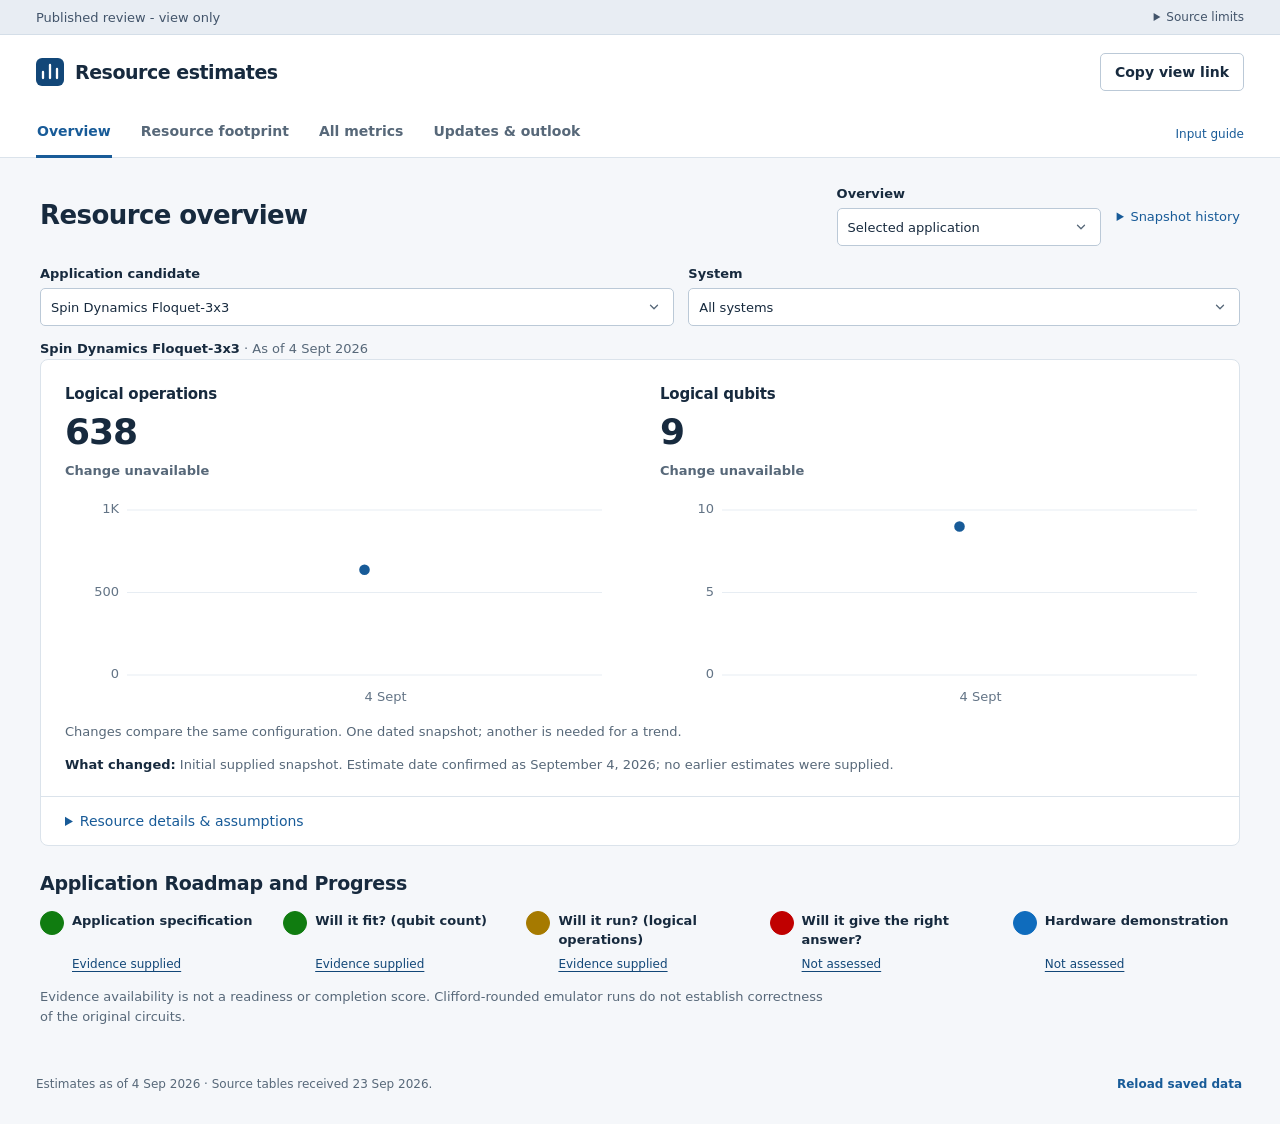
<file: resource-estimates/index.html>
<!doctype html>
<!--
THESIS: Read supplied application estimates without invented history, and switch
to one clearly keyed global comparison when needed.
OWN-WORLD: White working surfaces, graphite text, cool gray rules, one blue accent,
Segoe UI, exact tabular numbers, native controls, and restrained rectangular forms.
STORY: Choose a named application, inspect its resource basis and roadmap, then
edit the same records when the local service supports saves.
FIRST VIEWPORT: Application-first controls lead to a selected view or an
all-application metric chart. Roadmap evidence is separated from completion claims.
FORM: One reading workspace with capability-based edit actions. Source-derived
roadmap colors are presentation, not assessments; published pages stay read-only.
-->
<html lang="en">
<head>
  <meta charset="utf-8">
  <meta name="viewport" content="width=device-width, initial-scale=1">
  <meta name="color-scheme" content="light">
  <meta name="robots" content="noindex,nofollow">
  <title>Application resource estimates</title>
  <link rel="icon" href="data:image/svg+xml,%3Csvg xmlns='http://www.w3.org/2000/svg' viewBox='0 0 32 32'%3E%3Crect width='32' height='32' rx='7' fill='%23185185'/%3E%3Cpath d='M8 23V15M16 23V8M24 23V12' stroke='white' stroke-width='3'/%3E%3C/svg%3E">
  <style>
:root {
  --canvas: #f5f7fa;
  --surface: #ffffff;
  --ink: #172a3e;
  --muted: #576879;
  --subtle: #637486;
  --rule: #dbe3eb;
  --rule-strong: #bbc9d7;
  --blue: #185b98;
  --blue-deep: #124778;
  --blue-soft: #eaf2fa;
  --blue-light: #f3f7fc;
  --amber: #825817;
  --amber-soft: #fff8eb;
  --error: #ab2837;
  --error-soft: #fff2f3;
  --green: #20624c;
  --radius: 8px;
  --shadow: 0 10px 30px rgb(23 42 62 / 12%);
  font-family: "Segoe UI", system-ui, -apple-system, BlinkMacSystemFont, sans-serif;
  font-size: 14px;
  color: var(--ink);
  background: var(--canvas);
  font-synthesis: none;
}
* { box-sizing: border-box; }
body { margin: 0; min-width: 320px; }
button, input, select, textarea { font: inherit; }
button, a, input, select, summary { -webkit-tap-highlight-color: transparent; }
button, a, summary, select { touch-action: manipulation; }
button { cursor: pointer; }
a { color: var(--blue); text-underline-offset: 3px; }
button:focus-visible, a:focus-visible, summary:focus-visible, input:focus-visible, select:focus-visible, textarea:focus-visible {
  outline: 3px solid #3073b8; outline-offset: 3px;
}
button:disabled { cursor: not-allowed; opacity: 0.48; }
button:active:not(:disabled), .button:active { transform: translateY(1px); }
button, .button { transition: background 150ms ease-out, color 150ms ease-out, border-color 150ms ease-out; }
svg { flex-shrink: 0; }
input, textarea, select { color: var(--ink); accent-color: var(--blue); }
input::placeholder, textarea::placeholder { color: var(--subtle); opacity: 1; }
input[type="checkbox"] { width: 16px; height: 16px; margin: 0; }
input[type="text"], input[type="date"], input[type="number"], select, textarea {
  min-height: 38px; border: 1px solid var(--rule-strong); border-radius: 5px; background: white; padding: 8px 10px;
}
textarea { resize: vertical; line-height: 1.55; }
select { padding-right: 28px; }
h1, h2, h3, p { margin-top: 0; }
h1 { font-size: 26px; line-height: 1.3; font-weight: 650; letter-spacing: -0.022em; margin-bottom: 6px; }
h2 { font-size: 20px; font-weight: 650; line-height: 1.4; letter-spacing: -0.015em; margin-bottom: 8px; }
h3 { font-size: 15px; font-weight: 650; line-height: 1.4; margin-bottom: 8px; }
p { line-height: 1.6; margin-bottom: 12px; }
small { font-size: 12px; }
[hidden] { display: none !important; }
.sr-only { position: absolute; width: 1px; height: 1px; overflow: hidden; clip: rect(0, 0, 0, 0); white-space: nowrap; }
.skip-link { position: fixed; z-index: 20; top: -80px; left: 16px; background: white; padding: 12px; }
.skip-link:focus { top: 12px; }
.preview-bar { background: #e8edf3; border-bottom: 1px solid #d4dee8; color: #42546a; font-size: 12px; }
.preview-bar-inner { max-width: 1536px; margin: auto; min-height: 34px; padding: 6px 36px; display: flex; align-items: center; justify-content: space-between; gap: 12px; }
.preview-bar strong { font-weight: 650; }
.preview-caption { margin-left: 0; }
.preview-explanation { position: relative; flex-shrink: 0; }
.preview-explanation summary { cursor: pointer; padding: 2px 0; }
.preview-explanation > div { position: absolute; top: 30px; right: 0; width: min(360px, 85vw); padding: 18px; background: white; border: 1px solid var(--rule-strong); border-radius: 6px; box-shadow: var(--shadow); z-index: 10; font-size: 13px; line-height: 1.5; }
.preview-explanation p:last-child { margin: 0; }
.app-header { background: white; border-bottom: 1px solid var(--rule); }
.header-inner, .nav-inner { max-width: 1536px; margin: auto; padding: 0 36px; display: flex; align-items: center; justify-content: space-between; gap: 24px; }
.header-inner { min-height: 74px; }
.brand { display: inline-flex; gap: 11px; align-items: center; color: var(--blue-deep); text-decoration: none; }
.brand span { color: var(--ink); font-size: 19px; font-weight: 650; letter-spacing: -0.025em; }
.header-actions { display: flex; gap: 20px; align-items: center; }
.role-label { font-size: 12px; color: var(--muted); }
.button { display: inline-flex; justify-content: center; align-items: center; gap: 8px; border: 1px solid var(--rule-strong); border-radius: 5px; background: white; color: var(--ink); min-height: 38px; padding: 8px 14px; font-weight: 600; text-decoration: none; line-height: 1.35; white-space: nowrap; }
.button:hover:not(:disabled) { background: #f1f5f9; border-color: #8fa7be; }
.button.primary { background: var(--blue); border-color: var(--blue); color: white; }
.button.primary:hover:not(:disabled) { background: var(--blue-deep); border-color: var(--blue-deep); }
.button.small { min-height: 32px; font-size: 12px; padding: 6px 10px; }
.text-button { border: 0; background: transparent; color: var(--blue); font-weight: 600; padding: 7px 2px; }
.text-button:hover { text-decoration: underline; text-underline-offset: 3px; }
.nav-inner { min-height: 48px; }
.main-nav { display: flex; align-self: stretch; gap: 28px; }
.main-nav a { display: flex; align-items: center; padding: 10px 1px 12px; color: var(--muted); text-decoration: none; border-bottom: 3px solid transparent; margin-bottom: -1px; font-weight: 550; white-space: nowrap; }
.main-nav a:hover { color: var(--blue); }
.main-nav a[aria-current="page"] { border-color: var(--blue); color: var(--blue); font-weight: 650; }
.guide-link { font-size: 12px; text-decoration: none; white-space: nowrap; }
.guide-link:hover { text-decoration: underline; }
main { max-width: 1536px; margin: auto; padding: 28px 36px 36px; min-height: calc(100vh - 215px); outline: none; }
.page-heading { display: flex; align-items: center; justify-content: space-between; gap: 20px; margin-bottom: 24px; }
.page-heading p { color: var(--muted); margin: 0; max-width: 78ch; font-size: 13px; }
.heading-controls { display: flex; align-items: center; gap: 12px; flex-shrink: 0; }
.field-inline { display: flex; align-items: center; gap: 8px; font-size: 12px; color: var(--muted); }
.field-inline select { min-height: 36px; font-size: 13px; min-width: 130px; }
#system-filter, .inset-select {
  appearance: none;
  padding-right: 36px;
  background-image: url("data:image/svg+xml,%3Csvg xmlns='http://www.w3.org/2000/svg' viewBox='0 0 16 16' fill='none'%3E%3Cpath d='m4 6 4 4 4-4' stroke='%23576879' stroke-width='1.5' stroke-linecap='round' stroke-linejoin='round'/%3E%3C/svg%3E");
  background-repeat: no-repeat;
  background-position: right 12px center;
  background-size: 14px 14px;
}
.sheet, .overview-surface { background: var(--surface); border: 1px solid var(--rule); border-radius: var(--radius); min-width: 0; }
.overview-page { max-width: 1200px; margin: auto; }
.overview-heading { display: flex; justify-content: space-between; align-items: center; gap: 16px; margin-bottom: 20px; flex-wrap: wrap; }
.overview-heading h1 { margin: 0; }
.overview-selection { display: flex; align-items: end; justify-content: space-between; gap: 20px; margin-bottom: 24px; }
.candidate-controls { display: grid; grid-template-columns: minmax(0, 1.15fr) minmax(0, 1fr); gap: 14px; min-width: 0; width: 100%; }
.candidate-controls select { min-width: 0; width: 100%; }
.overview-mode { margin-left: auto; min-width: 240px; font-size: 13px; }
.overview-selection { display: block; margin-bottom: 12px; }
.estimate-meta { margin-bottom: 16px; }
.global-heading { display: flex; justify-content: space-between; align-items: start; gap: 24px; padding: 20px 24px 10px; }
.global-heading h2 { font-size: 19px; margin-bottom: 4px; }
.global-heading p { font-size: 13px; color: var(--muted); margin: 0; }
.global-heading .field { min-width: 180px; }
.global-chart-body { padding: 0 24px 20px; }
.global-chart { margin: 0; }
.global-chart [data-global-id] { cursor: pointer; }
.global-chart [data-global-id]:focus { outline: none; }
.global-chart [data-global-id]:focus-visible .point-hit, .global-chart [aria-pressed="true"] .point-hit { stroke: var(--ink); stroke-width: 1.5; }
.series-legend { display: grid; grid-template-columns: repeat(2, minmax(0, 1fr)); gap: 8px 24px; margin-top: 14px; }
.series-legend > div { display: flex; align-items: start; gap: 8px; min-width: 0; }
.series-legend label { display: flex; align-items: start; gap: 7px; min-width: 0; flex: 1; cursor: pointer; font-size: 13px; line-height: 1.55; }
.series-legend label input { flex-shrink: 0; margin-top: 3px; }
.series-legend label span { overflow-wrap: anywhere; }
.series-legend label svg { flex-shrink: 0; }
.series-legend .text-button { padding: 0; font-size: 13px; }
.global-point-detail { border-top: 1px solid var(--rule); padding-top: 12px; margin-top: 10px; font-size: 13px; min-height: 110px; }
.global-point-detail p { margin: 4px 0; overflow-wrap: anywhere; }
.global-data { margin-top: 14px; font-size: 13px; }
.global-data summary { cursor: pointer; color: var(--blue); padding-block: 8px; }
.global-data th:first-child { min-width: 210px; white-space: normal; }
.roadmap-panel { margin-top: 24px; }
.roadmap-panel h2 { font-size: 19px; margin: 0; }
.roadmap-heading { display: flex; align-items: center; justify-content: space-between; flex-wrap: wrap; gap: 12px; margin-bottom: 14px; }
.editor-links { display: flex; align-items: center; flex-wrap: wrap; gap: 12px; }
.roadmap-stages { padding: 0; margin: 0; list-style: none; display: grid; grid-template-columns: repeat(5, minmax(0, 1fr)); gap: 16px; }
.roadmap-stages summary { list-style: none; cursor: pointer; display: grid; grid-template-columns: 24px minmax(0, 1fr); gap: 4px 8px; line-height: 1.5; }
.roadmap-stages summary::-webkit-details-marker { display: none; }
[data-color="green"] { --roadmap-color: #107c10; }
[data-color="amber"] { --roadmap-color: #a67a00; }
[data-color="red"] { --roadmap-color: #c00000; }
[data-color="blue"] { --roadmap-color: #0f6cbd; }
.stage-marker { display: inline-block; width: 24px; height: 24px; border: 1px solid var(--roadmap-color); border-radius: 50%; background: var(--roadmap-color); flex-shrink: 0; }
.stage-title { font-size: 13px; font-weight: 600; min-height: 40px; }
.stage-status { grid-column: 2; font-size: 12px; color: var(--blue-deep); text-decoration: underline; text-underline-offset: 3px; }
.stage-status.blocked { color: var(--amber); }
.roadmap-stages p { font-size: 13px; color: var(--muted); margin: 10px 0 0; }
.roadmap-caveat { font-size: 13px; color: var(--muted); margin: 14px 0 0; max-width: 95ch; }
.raw-records { padding: 0 24px; }
.raw-records details { border-top: 1px solid var(--rule); padding-block: 12px; }
.raw-records summary { cursor: pointer; font-size: 13px; }
.raw-records pre { max-height: 360px; overflow: auto; white-space: pre-wrap; overflow-wrap: anywhere; padding: 12px; background: var(--canvas); font-size: 12px; }
.source-records { padding: 0 24px; list-style: none; }
.source-records li { padding-block: 12px; border-top: 1px solid var(--rule); font-size: 13px; }
.source-records p { margin: 5px 0; }
.source-records code { overflow-wrap: anywhere; }
#roadmap-form > .field { margin-bottom: 20px; }
#roadmap-form .editor-errors { margin-inline: 0; }
.roadmap-palette { margin: 0; padding: 12px 0 0; border: 0; border-top: 1px solid var(--rule); min-width: 0; }
.roadmap-palette legend { padding: 0 8px 0 0; font-size: 14px; font-weight: 600; }
.roadmap-palette > p { font-size: 13px; color: var(--muted); margin: 0 0 12px; }
.roadmap-color-options { display: flex; flex-wrap: wrap; gap: 10px 18px; }
.roadmap-color-options label { display: inline-flex; align-items: center; gap: 7px; padding: 4px 0; cursor: pointer; font-size: 13px; }
.roadmap-color-options input { width: 16px; height: 16px; margin: 0; }
.color-swatch { display: inline-block; width: 16px; height: 16px; background: var(--roadmap-color); border: 1px solid var(--roadmap-color); border-radius: 3px; }
.roadmap-color-preview { display: flex; align-items: start; gap: 12px; margin-top: 18px; font-size: 14px; }
.roadmap-color-preview p { color: var(--muted); font-size: 13px; margin: 4px 0 0; }
.candidate-controls .field { font-size: 13px; }
.estimate-meta { margin: 0; color: var(--muted); font-size: 13px; line-height: 1.65; overflow-wrap: anywhere; }
.estimate-meta strong { font-weight: 600; color: var(--ink); }
.snapshot-picker { position: relative; flex-shrink: 0; }
.snapshot-picker > summary { color: var(--blue); font-size: 13px; cursor: pointer; padding: 8px 0; }
.snapshot-options { position: absolute; z-index: 5; top: 100%; right: 0; width: min(370px, calc(100vw - 32px)); background: white; border: 1px solid var(--rule-strong); border-radius: 6px; box-shadow: var(--shadow); padding: 16px; }
.snapshot-options .text-button { font-size: 13px; margin-top: 8px; }
.overview-notice { margin: 0 0 16px; padding: 9px 12px; background: var(--amber-soft); border: 1px solid #e7d8b7; border-radius: 5px; color: var(--amber); font-size: 13px; line-height: 1.6; overflow-wrap: anywhere; }
.overview-notice a { white-space: nowrap; }
.count-label { font-size: 12px; color: var(--muted); }
table { border-collapse: collapse; width: 100%; font-variant-numeric: tabular-nums; }
th { text-align: left; font-weight: 600; }
.workload-button { padding: 2px 0; background: transparent; border: 0; color: var(--ink); font-weight: 600; text-align: left; max-width: 225px; white-space: normal; line-height: 1.45; }
.workload-date { display: block; color: var(--muted); font-size: 12px; margin-top: 2px; font-weight: 400; }
.trend-grid { display: grid; grid-template-columns: repeat(2, minmax(0, 1fr)); padding: 24px 24px 0; gap: 40px; }
.trend { min-width: 0; }
.metric-label { font-size: 15px; font-weight: 600; margin-bottom: 5px; }
.metric-value { font-size: 36px; line-height: 1.22; letter-spacing: -0.03em; font-variant-numeric: tabular-nums; font-weight: 650; overflow-wrap: anywhere; }
.delta { margin: 6px 0 0; display: flex; flex-wrap: wrap; gap: 5px; align-items: center; font-size: 13px; color: var(--muted); min-height: 21px; }
.delta strong { font-weight: 600; color: var(--blue-deep); }
.delta strong.increase { color: var(--blue-deep); }
.delta strong.unavailable { color: var(--muted); }
.chart { display: block; width: 100%; height: auto; margin: 9px 0 0; overflow: visible; }
.chart text { font-family: inherit; font-size: 13px; fill: var(--subtle); }
.chart .chart-grid { stroke: #e7edf3; stroke-width: 1; }
.chart .current-path { stroke: var(--blue); stroke-width: 2.6; fill: none; stroke-linejoin: round; stroke-linecap: round; }
.chart .old-path { stroke: #a7b6c5; stroke-width: 2; fill: none; }
.chart .boundary { stroke: #b98b44; stroke-dasharray: 3 4; stroke-width: 1; }
.chart .chart-point { fill: white; stroke: var(--blue); stroke-width: 2; }
.chart .chart-point.old-point { stroke: #a7b6c5; }
.chart .chart-point.selected-point { fill: var(--blue); }
.chart circle:focus-visible { stroke: #072b50; stroke-width: 4; outline: none; }
.chart-caption { color: var(--muted); font-size: 13px; line-height: 1.6; margin: 12px 24px; }
.chart-empty { min-height: 220px; display: grid; align-items: center; color: var(--muted); font-size: 14px; }
.snapshot-note { margin: 12px 24px 20px; color: var(--muted); font-size: 13px; line-height: 1.6; overflow-wrap: anywhere; }
.snapshot-note strong { color: var(--ink); font-weight: 600; }
.snapshot-note .text-button { padding: 0; }
.resource-details { border-top: 1px solid var(--rule); }
.resource-details > summary { padding: 16px 24px; color: var(--blue); font-size: 14px; cursor: pointer; }
.resource-details-body { padding: 8px 24px 24px; }
.resource-detail-grid { display: grid; grid-template-columns: repeat(2, minmax(0, 1fr)); gap: 26px 40px; margin-bottom: 24px; }
.resource-details p, .resource-facts { font-size: 13px; line-height: 1.65; color: var(--muted); overflow-wrap: anywhere; }
.resource-details p { margin-bottom: 10px; }
.resource-details h3 { font-size: 15px; margin-bottom: 10px; }
.resource-facts { margin: 0; }
.resource-facts > div + div { margin-top: 12px; }
.resource-facts dt { font-weight: 600; color: var(--ink); margin-bottom: 3px; }
.resource-facts dd { margin: 0; }
.overhead { display: flex; align-items: baseline; justify-content: space-between; gap: 4px 12px; flex-wrap: wrap; margin-top: 12px; }
.overhead strong { color: var(--ink); font-weight: 600; font-variant-numeric: tabular-nums; overflow-wrap: anywhere; }
.overhead .ratio-note { flex-basis: 100%; color: var(--amber); }
.input-badge { display: inline-flex; align-items: center; padding: 3px 6px; border: 1px solid #cedbe8; border-radius: 4px; font-size: 12px; line-height: 1.2; font-weight: 500; color: #435e78; background: #f7faff; white-space: nowrap; }
.input-badge + .input-badge { margin-left: 5px; }
.support-caption { color: var(--muted); font-size: 12px; margin: 12px 0 0; line-height: 1.6; }
.sheet { margin-bottom: 24px; overflow: clip; }
.sheet-heading { display: flex; align-items: center; justify-content: space-between; gap: 18px; padding: 20px 24px; }
.sheet-heading h2 { margin: 0; font-size: 17px; }
.sheet-heading p { margin: 4px 0 0; font-size: 12px; color: var(--muted); }
.table-tools { display: flex; align-items: center; flex-wrap: wrap; gap: 18px; color: var(--muted); font-size: 12px; }
.check-label { display: inline-flex; align-items: center; gap: 7px; cursor: pointer; }
.table-scroll { overflow-x: auto; scrollbar-width: auto; }
.data-table { min-width: 910px; }
.data-table th, .data-table td { border-bottom: 1px solid #e8edf3; padding: 15px 15px; font-size: 13px; text-align: right; vertical-align: middle; white-space: nowrap; }
.data-table th:first-child, .data-table td:first-child { text-align: left; padding-left: 24px; }
.data-table thead th { font-size: 12px; line-height: 1.5; color: var(--muted); background: #f7f9fc; font-weight: 600; vertical-align: bottom; }
.data-table thead th:not(:first-child) { min-width: 116px; }
.data-table .column-group th { padding-block: 9px; color: #465f78; font-size: 12px; text-align: center; border-bottom: 1px solid #dfe7ef; }
.data-table .column-group th + th { border-left: 1px solid var(--rule); }
.data-table tbody tr:last-child th, .data-table tbody tr:last-child td { border-bottom: 0; }
.data-table tbody tr:hover { background: #f6f9fc; }
.data-table .frozen { position: sticky; left: 0; z-index: 1; background: var(--surface); border-right: 1px solid var(--rule); min-width: 142px; }
.data-table thead .frozen { background: #f7f9fc; z-index: 2; }
.data-table .is-current { background: #eff5fb; }
.data-table .is-current .frozen { background: #eff5fb; }
.table-foot { display: flex; justify-content: space-between; flex-wrap: wrap; gap: 8px 20px; padding: 13px 24px; border-top: 1px solid var(--rule); color: var(--muted); font-size: 12px; line-height: 1.5; }
.table-foot p { margin: 0; }
.secondary-table { min-width: 870px; }
.secondary-table td small { display: block; color: var(--muted); margin-top: 3px; font-size: 12px; }
.secondary-table td .warning-text { color: var(--amber); }
.inline-message { display: flex; gap: 10px; align-items: start; padding: 12px 16px; border: 1px solid #d8e4f0; border-radius: 6px; color: #375978; background: #f1f6fb; font-size: 12px; line-height: 1.6; margin: 0 0 22px; }
.inline-message p { margin: 0; }
.inline-message svg { margin-top: 2px; }
.inline-message a { font-weight: 600; }
.inline-message.success { color: var(--green); background: #f0f7f3; border-color: #c9e0d3; }
.inline-message.error { color: var(--error); background: var(--error-soft); border-color: #edc2c9; }
.section-description { color: var(--muted); font-size: 12px; max-width: 85ch; margin: 0; }
.definitions { padding: 18px 24px 22px; }
.definitions summary { cursor: pointer; font-weight: 600; color: var(--blue); font-size: 13px; }
.definitions dl { margin: 18px 0 0; display: grid; grid-template-columns: 180px 1fr; gap: 13px 20px; font-size: 12px; }
.definitions dt { font-weight: 600; }
.definitions dd { margin: 0; color: var(--muted); line-height: 1.6; }
.history-head { display: flex; align-items: center; gap: 12px; }
.history-table { min-width: 720px; }
.history-table th, .history-table td { text-align: right; }
.history-table th:nth-child(2), .history-table td:nth-child(2) { text-align: left; }
.basis-tag { color: #54697d; background: #edf2f7; border-radius: 3px; padding: 3px 6px; font-size: 12px; }
.updates-layout { display: grid; grid-template-columns: minmax(0, 1.1fr) minmax(0, 0.9fr); gap: 24px; align-items: start; }
.updates-layout .sheet { margin-bottom: 0; }
.update-list { list-style: none; padding: 0 24px; margin: 0; }
.update-list li { border-top: 1px solid var(--rule); padding: 20px 0; }
.update-meta { color: var(--muted); font-size: 12px; margin-bottom: 8px; display: flex; gap: 8px; align-items: center; flex-wrap: wrap; }
.update-meta .workload-link { color: var(--blue); font-size: 12px; padding: 0; }
.update-list h3 { font-size: 15px; margin-bottom: 7px; display: flex; gap: 9px; align-items: baseline; }
.update-list h3::before { content: ""; width: 5px; height: 5px; border-radius: 50%; background: var(--blue); flex-shrink: 0; position: relative; top: -2px; }
.update-list p { margin: 0 0 0 14px; font-size: 12px; line-height: 1.75; color: var(--muted); }
.update-foot { padding: 16px 24px; border-top: 1px solid var(--rule); color: var(--muted); font-size: 12px; }
.milestones { list-style: none; padding: 0 24px; margin: 0; }
.milestones li { border-top: 1px solid var(--rule); display: grid; grid-template-columns: 66px 1fr; gap: 16px; padding: 22px 0; }
.milestone-window { color: var(--blue-deep); font-size: 14px; line-height: 1.5; font-weight: 600; overflow-wrap: anywhere; }
.milestones h3 { margin-bottom: 6px; font-size: 14px; }
.milestones p { margin-bottom: 9px; color: var(--muted); font-size: 12px; }
.milestone-status { display: inline-block; border: 1px solid var(--rule); border-radius: 4px; padding: 3px 6px; font-size: 12px; color: var(--muted); }
.milestone-status.exploratory { color: var(--amber); border-color: #e4d8be; background: var(--amber-soft); }
.outlook-note { background: #f7f9fc; border-top: 1px solid var(--rule); padding: 14px 24px; color: var(--muted); font-size: 12px; line-height: 1.65; }
.full-row-note { margin-top: 24px; background: white; border: 1px solid var(--rule); border-radius: 6px; padding: 17px 20px; display: flex; gap: 18px; align-items: center; justify-content: space-between; }
.full-row-note p { margin: 0; color: var(--muted); font-size: 12px; }
.full-row-note strong { color: var(--ink); }
.editor-heading { align-items: start; }
.editor-heading .heading-controls { padding-top: 3px; }
.edit-meta { padding: 20px 24px; display: grid; grid-template-columns: 180px minmax(260px, 1fr); gap: 24px; border-bottom: 1px solid var(--rule); }
.field { display: flex; flex-direction: column; gap: 7px; min-width: 0; font-size: 12px; color: var(--ink); }
.field > span:first-child { font-weight: 600; }
.field .field-hint { font-size: 12px; color: var(--muted); font-weight: 400; line-height: 1.55; }
.field input, .field select, .field textarea { width: 100%; }
.required { color: var(--muted); font-size: 12px; font-weight: 400; margin-left: 4px; }
.editor-toolbar { display: flex; align-items: center; justify-content: space-between; gap: 18px; padding: 13px 24px; }
.editor-toolbar p { margin: 0; color: var(--muted); font-size: 12px; }
.editor-toolbar .text-button { font-size: 12px; }
.edit-table { min-width: 1160px; }
.edit-table thead th { padding-block: 11px; }
.edit-table tbody th, .edit-table tbody td { padding: 8px 8px; }
.edit-table tbody th { padding-left: 24px; }
.edit-table .frozen { min-width: 160px; }
.edit-table input[type="text"] { width: 100%; min-width: 110px; text-align: right; min-height: 36px; padding: 7px 8px; font-size: 12px; border-color: transparent; border-radius: 3px; font-variant-numeric: tabular-nums; background: transparent; }
.edit-table input[type="text"]:hover { border-color: var(--rule-strong); background: white; }
.edit-table input[type="text"]:focus { border-color: var(--blue); background: white; outline-offset: 0; outline-width: 2px; }
.edit-table .checked-row { background: #f2f7fc; }
.edit-table .checked-row .frozen { background: #f2f7fc; }
.edit-table .changed-cell { background: #e8f1fb !important; border-color: #b5cce2 !important; }
.edit-table [aria-invalid="true"], .field [aria-invalid="true"] { border-color: var(--error) !important; background: var(--error-soft) !important; }
.row-select { display: inline-flex; gap: 10px; align-items: center; white-space: normal; cursor: pointer; max-width: 240px; line-height: 1.45; }
.row-select input { flex-shrink: 0; }
.editor-errors { margin: 0 24px 18px; padding: 12px 14px; border: 1px solid #edc2c9; border-radius: 5px; background: var(--error-soft); color: var(--error); font-size: 12px; line-height: 1.6; }
.editor-errors ul { padding-left: 18px; margin-bottom: 0; }
.paste-help { margin: 0 24px 16px; padding: 12px 14px; background: #f2f6fa; border-radius: 4px; color: var(--muted); font-size: 12px; line-height: 1.6; }
.editor-context { padding: 20px 24px 24px; }
.editor-context summary { cursor: pointer; font-weight: 600; color: var(--ink); line-height: 1.5; }
.editor-context .summary-help { display: block; padding-left: 18px; margin-top: 4px; color: var(--muted); font-size: 12px; font-weight: 400; }
.context-workload-select { display: flex; align-items: center; justify-content: space-between; gap: 16px; padding: 20px 0 16px; }
.context-workload-select p { font-size: 12px; color: var(--muted); margin: 0; }
.context-fields { display: grid; grid-template-columns: repeat(3, minmax(0, 1fr)); gap: 20px 24px; }
.context-fields .wide { grid-column: 1 / -1; }
.context-fields .span-two { grid-column: span 2; }
.context-fields .subsection { grid-column: 1 / -1; border-top: 1px solid var(--rule); padding-top: 18px; margin: 2px 0 -6px; font-size: 13px; font-weight: 600; }
.gate-confirm { grid-column: 1 / -1; font-size: 12px; display: flex; align-items: start; gap: 9px; line-height: 1.6; }
.gate-confirm input { flex-shrink: 0; margin-top: 3px; }
.save-bar { background: #fff; border: 1px solid var(--rule-strong); border-radius: 7px; padding: 14px 20px; display: flex; align-items: center; justify-content: space-between; gap: 20px; }
.save-bar strong { font-size: 13px; font-weight: 600; }
.save-bar p { margin: 3px 0 0; color: var(--muted); font-size: 12px; }
.save-bar-actions { display: flex; align-items: center; gap: 10px; }
.guide-intro { max-width: 85ch; color: var(--muted); font-size: 13px; margin-bottom: 23px; }
.guide-table { min-width: 820px; }
.guide-table td, .guide-table th { text-align: left; vertical-align: top; white-space: normal; }
.guide-table td { font-size: 12px; line-height: 1.65; padding-block: 20px; }
.guide-table th:first-child { width: 190px; }
.guide-table .guide-title { display: block; font-weight: 650; margin-bottom: 6px; color: var(--ink); }
.guide-table td:nth-child(2) { width: 35%; color: var(--muted); }
.guide-table td:nth-child(3) { width: 30%; color: var(--muted); }
.guide-table td:last-child { color: var(--muted); width: 160px; }
.guide-highlight { background: #edf5fd; }
.guide-grid { display: grid; grid-template-columns: 1fr 1fr; gap: 24px; }
.guide-grid .sheet { padding: 22px 24px; }
.guide-grid h2 { font-size: 16px; }
.guide-grid p { font-size: 12px; line-height: 1.75; color: var(--muted); margin: 0; }
.app-footer { max-width: 1536px; margin: 0 auto; padding: 4px 36px 22px; display: flex; justify-content: space-between; align-items: center; gap: 18px; color: var(--muted); font-size: 12px; line-height: 1.6; }
.app-footer .text-button { font-size: 12px; }
.empty-state { padding: 32px 24px; color: var(--muted); line-height: 1.7; font-size: 13px; }
.empty-state strong { display: block; color: var(--ink); margin-bottom: 6px; }
dialog { width: min(440px, calc(100vw - 40px)); border: 1px solid var(--rule-strong); border-radius: 9px; padding: 28px; color: var(--ink); box-shadow: var(--shadow); }
dialog::backdrop { background: rgb(16 35 54 / 30%); }
dialog h2 { font-size: 19px; }
dialog p { color: var(--muted); font-size: 13px; }
.dialog-actions { display: flex; justify-content: flex-end; gap: 10px; margin-top: 22px; }
.preview-bar-inner { flex-wrap: wrap; }
.preview-caption { font-size: 13px; }
.workload-button { text-decoration: none; display: inline-block; }
.workload-button:hover { text-decoration: underline; }
.workload-date, .update-meta, .update-meta .workload-link, .update-list p,
.milestones p, .milestone-status, .outlook-note, .field, .field .field-hint,
.section-description, .inline-message { font-size: 13px; }
.request-note { border-top: 1px solid var(--rule); padding-top: 10px; margin-top: 10px !important; color: var(--ink) !important; }
.update-list h3::before { display: none; }
.update-list p { margin-left: 0; }
.milestones li { grid-template-columns: 90px 1fr; }
.history-note { padding: 14px 24px; color: var(--muted); font-size: 13px; }
.history-note p { margin-bottom: 0; }
.revision-list { margin-top: 12px; padding: 0; list-style: none; }
.revision-list li { border-top: 1px solid var(--rule); padding-block: 12px; }
.revision-list p { margin: 4px 0; white-space: pre-wrap; overflow-wrap: anywhere; }
.compare-grid { display: grid; grid-template-columns: 1fr 1fr; gap: 24px; }
.scatter-sheet { margin-bottom: 18px; }
.scatter-sheet .sheet-heading { padding: 17px 20px 10px; }
.scatter-body { padding: 0 20px 18px; }
.scatter { display: block; width: 100%; height: auto; overflow: visible; }
.scatter text { font: 13px "Segoe UI", system-ui, sans-serif; fill: var(--muted); }
.scatter .axis-label { fill: var(--ink); font-weight: 600; }
.scatter .grid-line { stroke: var(--rule); }
.scatter [role="button"] { cursor: pointer; }
.scatter [role="button"]:focus { outline: none; }
.scatter [role="button"]:focus-visible .point-hit, .scatter [aria-pressed="true"] .point-hit { stroke: var(--ink); stroke-width: 1.5; }
.point-picker { display: flex; gap: 6px; flex-wrap: wrap; margin: 6px 0 12px; }
.point-picker button { display: inline-flex; align-items: center; gap: 6px; border: 1px solid var(--rule-strong); background: white; border-radius: 4px; min-height: 34px; padding: 5px 9px; font-size: 13px; color: var(--ink); max-width: 100%; white-space: normal; text-align: left; }
.point-picker button:hover { background: var(--blue-light); }
.point-picker button[aria-pressed="true"] { border-color: var(--blue); background: var(--blue-soft); font-weight: 600; }
.point-detail { border-top: 1px solid var(--rule); padding-top: 12px; font-size: 13px; min-height: 138px; }
.point-detail p { margin: 4px 0; overflow-wrap: anywhere; }
.point-detail dl { display: grid; grid-template-columns: 1fr 1fr; gap: 9px; margin: 9px 0; }
.point-detail dt { color: var(--muted); }
.point-detail dd { margin: 3px 0 0; font-weight: 600; font-variant-numeric: tabular-nums; overflow-wrap: anywhere; }
.comparison-caption { font-size: 13px; line-height: 1.6; color: var(--muted); }
.compare-table td { max-width: 340px; overflow-wrap: anywhere; white-space: normal; }
.writing-tabs { display: flex; gap: 12px; flex-wrap: wrap; margin-bottom: 18px; }
.writing-tabs [aria-pressed="true"] { border-color: var(--blue); color: var(--blue); background: var(--blue-soft); }
.writing-layout { display: grid; grid-template-columns: minmax(260px, 0.8fr) minmax(0, 1.2fr); gap: 24px; align-items: start; }
.writing-list { list-style: none; padding: 0 20px; margin: 0; }
.writing-list > li { border-top: 1px solid var(--rule); padding: 16px 0; }
.writing-list h3 { margin-bottom: 5px; overflow-wrap: anywhere; }
.writing-list p { font-size: 13px; margin-bottom: 7px; color: var(--muted); overflow-wrap: anywhere; }
.record-actions { display: flex; flex-wrap: wrap; gap: 6px; }
.record-actions .button { font-size: 13px; }
.writing-form { padding: 20px 24px; }
.writing-form h2 { margin-bottom: 16px; font-size: 19px; }
.form-grid { display: grid; grid-template-columns: 1fr 1fr; gap: 18px 20px; }
.form-grid .wide { grid-column: 1 / -1; }
.writing-form .field { font-size: 13px; }
.writing-form textarea { min-height: 96px; }
.optional-request { margin-block: 20px; border-block: 1px solid var(--rule); padding-block: 16px; }
.optional-request summary { cursor: pointer; color: var(--blue); font-weight: 600; }
.optional-request .form-grid { margin-top: 18px; }
.writing-form .save-bar { padding: 16px 0 0; margin-top: 20px; border: 0; border-top: 1px solid var(--rule); border-radius: 0; }
.writing-form .editor-errors { margin: 0 0 18px; }
.written-empty { padding: 24px; }
.written-empty p { max-width: 55ch; font-size: 14px; }
.written-history { margin-top: 20px; }
.written-history summary { cursor: pointer; padding: 16px 24px; font-weight: 600; color: var(--blue); }
.written-history .revision-list { margin: 0; padding: 0 24px 12px; }
#linked-target-preview { color: var(--muted); font-size: 13px; line-height: 1.6; margin-top: 8px; }
#share-status { font-size: 13px; margin-top: 14px; }
.unavailable-view { max-width: 750px; padding: 24px; }
.unavailable-view p { overflow-wrap: anywhere; }
.unavailable-view .button { white-space: normal; }
.written-prose { white-space: pre-wrap; overflow-wrap: anywhere; }
@media (max-width: 1150px) {
  .compare-grid { grid-template-columns: 1fr; }
}
@media (max-width: 900px) {
  .writing-layout { grid-template-columns: 1fr; }
  .overview-selection { align-items: start; flex-direction: column; gap: 12px; }
  .roadmap-stages { grid-template-columns: repeat(3, minmax(0, 1fr)); }
  .series-legend { grid-template-columns: minmax(0, 1fr); }
  .history-head { flex-wrap: wrap; min-width: 0; max-width: 100%; }
  .history-head select { max-width: 100%; min-width: 0; }
}
@media (max-width: 1150px) {
  .preview-bar-inner, .header-inner, .nav-inner { padding-inline: 24px; }
  main { padding-inline: 24px; }
}
@media (max-width: 900px) {
  .updates-layout { grid-template-columns: 1fr; }
  .context-fields { grid-template-columns: repeat(2, minmax(0, 1fr)); }
  .context-fields .span-two { grid-column: 1 / -1; }
  .guide-grid { grid-template-columns: 1fr; gap: 0; }
}
@media (max-width: 600px) {
  :root { font-size: 14px; }
  .preview-bar-inner { padding: 8px 16px; font-size: 12px; align-items: start; }
  .preview-caption { display: block; margin-left: 0; margin-top: 2px; max-width: 220px; }
  .preview-explanation summary { font-size: 12px; margin-top: 0; }
  .header-inner { padding: 0 16px; min-height: 65px; gap: 10px; }
  .brand { gap: 8px; }
  .brand span { font-size: 16px; letter-spacing: -0.02em; }
  .brand svg { width: 24px; height: 24px; }
  .role-label { display: none; }
  .header-actions .button { font-size: 12px; min-height: 34px; padding: 7px 9px; }
  .header-actions .button svg { display: none; }
  .nav-inner { padding: 0 16px; display: block; min-height: 0; }
  .main-nav { gap: 20px; min-height: 44px; }
  .main-nav a { font-size: 12px; }
  .guide-link { display: inline-block; margin: 10px 0 11px; font-size: 12px; }
  main { padding: 22px 16px 26px; }
  h1 { font-size: 23px; }
  .page-heading { align-items: start; flex-direction: column; gap: 15px; margin-bottom: 19px; }
  .page-heading p { font-size: 12px; max-width: 45ch; }
  .heading-controls { width: 100%; flex-wrap: wrap; }
  .heading-controls .field-inline { width: 100%; justify-content: space-between; }
  .overview-heading { gap: 10px; margin-bottom: 16px; }
  .overview-heading h1 { font-size: 22px; }
  .overview-selection { margin-bottom: 18px; }
  .candidate-controls { grid-template-columns: minmax(0, 1fr); width: 100%; gap: 10px; }
  .candidate-controls select { min-width: 0; }
  .trend-grid { grid-template-columns: minmax(0, 1fr); padding: 18px 16px 0; gap: 24px; }
  .metric-value { font-size: 32px; }
  .chart-empty { min-height: 170px; }
  .chart-caption, .snapshot-note { margin-inline: 16px; }
  .resource-details > summary { padding-inline: 16px; }
  .resource-details-body { padding-inline: 16px; }
  .resource-detail-grid { grid-template-columns: minmax(0, 1fr); gap: 24px; }
  .overview-mode { margin-left: 0; width: 100%; min-width: 0; }
  .overview-heading .snapshot-picker { margin-left: auto; }
  .global-heading { padding: 18px 16px 10px; flex-direction: column; gap: 12px; }
  .global-heading .field { width: 100%; }
  .global-chart-body { padding-inline: 16px; }
  .roadmap-stages { grid-template-columns: repeat(2, minmax(0, 1fr)); gap: 16px 12px; }
  .roadmap-stages summary { grid-template-columns: 22px minmax(0, 1fr); gap: 4px 6px; }
  .stage-title { min-height: 0; }
  .global-point-detail { min-height: 0; }
  .raw-records, .source-records { padding-inline: 16px; }
  .sheet-heading { padding: 17px 16px; align-items: start; flex-wrap: wrap; gap: 14px; }
  .sheet-heading h2 { font-size: 16px; }
  .table-tools { gap: 14px; font-size: 12px; }
  .table-foot { padding-inline: 16px; }
  .data-table th:first-child, .data-table td:first-child { padding-left: 16px; }
  .data-table .frozen { min-width: 130px; }
  .table-scroll { overscroll-behavior-x: contain; }
  .definitions { padding-inline: 16px; }
  .definitions dl { grid-template-columns: 1fr; gap: 5px; }
  .definitions dd { margin-bottom: 13px; }
  .update-list, .milestones { padding-inline: 16px; }
  .update-list li { padding-block: 18px; }
  .update-list h3 { font-size: 14px; }
  .milestones li { grid-template-columns: 56px 1fr; gap: 12px; }
  .update-foot, .outlook-note { padding-inline: 16px; }
  .full-row-note { align-items: start; flex-direction: column; padding: 16px; gap: 10px; }
  .edit-meta { grid-template-columns: 1fr; gap: 18px; padding: 18px 16px; }
  .editor-toolbar { flex-wrap: wrap; padding-inline: 16px; gap: 8px; }
  .editor-toolbar p { font-size: 12px; }
  .edit-table .frozen { min-width: 135px; }
  .editor-context { padding-inline: 16px; }
  .context-workload-select { align-items: start; flex-direction: column; gap: 10px; }
  .context-fields { grid-template-columns: 1fr; gap: 18px; }
  .context-fields .span-two { grid-column: 1; }
  .editor-errors, .paste-help { margin-inline: 16px; }
  .save-bar { align-items: stretch; flex-direction: column; padding: 14px 16px; gap: 12px; }
  .save-bar-actions { justify-content: flex-end; }
  .save-bar-actions .primary { flex: 1; }
  .guide-grid .sheet { padding-inline: 16px; }
  .app-footer { padding-inline: 16px; align-items: start; font-size: 12px; }
  .app-footer > span { max-width: 245px; }
}
@media (forced-colors: active) {
  #system-filter, .inset-select { appearance: auto; background-image: none; }
}
@media (max-width: 600px) {
  .preview-bar-inner { gap: 7px 12px; font-size: 12px; }
  .preview-bar-inner > div:first-child { flex-basis: 100%; }
  .preview-caption { max-width: none; font-size: 12px; }
  .preview-explanation { margin-left: auto; font-size: 12px; }
  .preview-explanation summary { font-size: 12px; }
  .header-inner { min-height: 62px; }
  .header-actions .button { font-size: 12px; }
  .nav-inner { overflow-x: auto; }
  .main-nav { gap: 17px; width: max-content; min-width: 100%; }
  .main-nav a { font-size: 13px; }
  #view-description { display: none; }
  .page-heading { gap: 10px; margin-bottom: 14px; }
  .page-heading p { font-size: 13px; }
  .table-tools, .editor-toolbar p, .app-footer { font-size: 13px; }
  .milestones li { grid-template-columns: 1fr; gap: 8px; }
  .scatter-body { padding-inline: 12px; }
  .scatter-sheet .sheet-heading { padding-inline: 12px; }
  .point-detail { min-height: 0; }
  .form-grid { grid-template-columns: 1fr; }
  .writing-form { padding: 18px 16px; }
  .writing-form .save-bar { padding-top: 12px; }
  .writing-tabs { gap: 8px; }
  .writing-tabs .button { font-size: 13px; }
  .app-footer > span { max-width: none; }
}
@media (prefers-reduced-motion: reduce) {
  *, *::before, *::after { transition: none !important; scroll-behavior: auto !important; }
}
@media (forced-colors: active) {
  .stage-marker, .color-swatch { forced-color-adjust: none; }
}
@media print {
  .preview-explanation, .header-actions, .guide-link, .app-footer, .save-bar { display: none; }
  main { padding: 20px 0; }
  .sheet, .overview-surface { break-inside: avoid; }
}
</style>
</head>
<body>
  <a class="skip-link" href="#main">Skip to dashboard content</a>
  <div class="preview-bar">
    <div class="preview-bar-inner">
      <span class="preview-caption" id="storage-caption">Published review - view only</span>
      <details class="preview-explanation">
        <summary>Source limits</summary>
        <div>
          <strong>Source counts, with explicit assumptions.</strong>
          <p>The supplied emulator rounds non-Clifford angles to the nearest pi/2 multiple. Physical operations retain the source's "w/o move" label.</p>
          <p>The supplied estimates are dated September 4, 2026. No earlier history was supplied; the dashboard does not invent past values, runtime, targets or readiness.</p>
          <p>The published review is view only. Edit actions appear when connected to the local save service; those saves do not publish to this site.</p>
        </div>
      </details>
    </div>
  </div>
  <header class="app-header">
    <div class="header-inner">
      <a class="brand" href="#overview" data-route="overview" aria-label="Resource estimates overview">
        <svg width="28" height="28" viewBox="0 0 28 28" aria-hidden="true"><rect width="28" height="28" rx="6" fill="currentColor"/><path d="M7 20v-6m7 6V7m7 13V11" stroke="white" stroke-width="2.3" stroke-linecap="round"/></svg>
        <span>Resource estimates</span>
      </a>
      <div class="header-actions">
        <button type="button" class="button primary" id="share-action" data-action="share">Copy view link</button>
      </div>
    </div>
    <nav class="nav-inner" aria-label="Dashboard">
      <div class="main-nav" id="view-navigation"></div>
      <span id="view-description"></span>
    </nav>
  </header>
  <main id="main" tabindex="-1"></main>
  <footer class="app-footer">
    <span>Estimates as of 4 Sep 2026 <span aria-hidden="true">&middot;</span> Source tables received 23 Sep 2026.</span>
    <button type="button" data-action="reload-data" class="text-button">Reload saved data</button>
  </footer>
  <div class="sr-only" role="status" aria-live="polite" id="announcement"></div>
  <dialog id="share-dialog" aria-labelledby="share-title" aria-describedby="share-copy">
    <h2 id="share-title">Published snapshot link</h2>
    <p id="share-copy"></p>
    <label class="field"><span>Link to copy</span><input type="text" id="share-url" readonly></label>
    <p id="share-status" role="status"></p>
    <div class="dialog-actions"><button type="button" class="button" data-action="close-share">Close</button><button type="button" class="button primary" data-action="copy-share">Copy link</button></div>
  </dialog>
  <dialog id="discard-dialog" aria-labelledby="discard-title" aria-describedby="discard-copy">
    <h2 id="discard-title">Discard your unsaved changes?</h2>
    <p id="discard-copy">Your edits have not been saved. Previously saved database records will remain unchanged.</p>
    <div class="dialog-actions">
      <button type="button" class="button" id="keep-editing">Keep editing</button>
      <button type="button" class="button primary" id="discard-edits">Discard changes</button>
    </div>
  </dialog>
  <script>
window.RESOURCE_DATA = {
  "schemaVersion": 2,
  "datasetLabel": "Supplied application resource estimates",
  "receivedDate": "2026-09-23",
  "sourceEstimateDate": "2026-09-04",
  "sourceDateConfirmation": "User confirmed September 4, 2026; the original notation was 09-04-2026.",
  "referenceDate": null,
  "systems": [
    {
      "id": 1,
      "name": "Magnet Models"
    },
    {
      "id": 2,
      "name": "Laser Models (Dicke)"
    },
    {
      "id": 3,
      "name": "Model Hamiltonian Energy Estimation (Hubbard Model)"
    },
    {
      "id": 4,
      "name": "Small Chemistry Problems"
    }
  ],
  "fields": [
    {
      "key": "logicalOps",
      "label": "Logical operations",
      "short": "Logical operations",
      "group": "Operations"
    },
    {
      "key": "physicalOps",
      "label": "Physical operations (w/o move)",
      "short": "Physical ops (w/o move)",
      "group": "Operations"
    },
    {
      "key": "nonClifford",
      "label": "Non-Clifford gates",
      "short": "Non-Clifford gates",
      "group": "Operations"
    },
    {
      "key": "clifford1",
      "label": "1-qubit Clifford",
      "short": "1-qubit Clifford",
      "group": "Operations"
    },
    {
      "key": "clifford2",
      "label": "2-qubit Clifford",
      "short": "2-qubit Clifford",
      "group": "Operations"
    },
    {
      "key": "logicalQubits",
      "label": "Logical qubits",
      "short": "Logical qubits",
      "group": "Qubits"
    },
    {
      "key": "physicalQubits",
      "label": "Physical qubits",
      "short": "Physical qubits",
      "group": "Qubits"
    }
  ],
  "assumptions": {
    "emulator": "Emulator runs use Clifford-rounding: non-Clifford angles are rounded to the nearest pi/2 multiple.",
    "physicalOperations": "The supplied column is Physical ops (w/o move). Retain this movement-excluded count; it is not a total including all physical transport.",
    "interpretation": "QDK's neutral-atom model represents atom transport with PHYSICAL_MOVE, separately from the SWAP instruction. The producing report and exact exclusion filter were not supplied: do not assume that w/o move excludes all SWAP/routing gates, or derive runtime from this count.",
    "correctness": "Clifford-rounded emulator runs do not by themselves establish correctness for the original non-Clifford circuits.",
    "history": "The supplied tables contain one snapshot per candidate, dated September 4, 2026 as confirmed by the user. Earlier historical points, runtime models, targets, owners and completion dates were not supplied.",
    "references": [
      {
        "title": "QDK neutral-atom physical transport model",
        "url": "https://github.com/microsoft/qdk/blob/313517959aec21d9f6a9ad420bf75684807e0b2a/source/qdk_package/qdk/qre/models/qubits/_neutral_atoms.py"
      },
      {
        "title": "QDK instruction identities: SWAP and PHYSICAL_MOVE",
        "url": "https://github.com/microsoft/qdk/blob/313517959aec21d9f6a9ad420bf75684807e0b2a/source/qre/src/trace/instruction_ids.rs"
      }
    ]
  },
  "sources": [
    {
      "id": "logical-counts",
      "description": "Supplied logical-operation and gate-count table",
      "sha256": "005b60588ccfec0b8ce8bc31d84c7a0a43b7856dc8bd678bb650e59a330a1f6c"
    },
    {
      "id": "qubit-counts",
      "description": "Supplied logical/physical qubit table and Clifford-rounding assumption",
      "sha256": "d73ef99ff47850daf00dfdecfd7e0f5245b5835d7b278407c330075122240b3f"
    },
    {
      "id": "physical-counts",
      "description": "Supplied physical-operation table, explicitly w/o move",
      "sha256": "08e2bf6eabbb03f15889639c51a5fa61ec1b50871710836d09ce9912461e564e"
    },
    {
      "id": "roadmap",
      "description": "Supplied Application Roadmap and Progress diagram",
      "sha256": "f76c0f0eef3f28ca542a3fa33dc5922517d505fa47898c396da763cf32c99ce7"
    }
  ],
  "workloads": [
    {
      "id": "1a",
      "name": "Spin Dynamics Floquet-3x3",
      "shortName": "Floquet 3x3",
      "system": 1,
      "snapshots": [
        {
          "id": "source-1a-v2",
          "asOf": "2026-09-04",
          "revision": 0,
          "metrics": {
            "logicalOps": "638",
            "physicalOps": "324305",
            "nonClifford": "132",
            "clifford1": "254",
            "clifford2": "252",
            "logicalQubits": "9",
            "physicalQubits": "220"
          },
          "config": "clifford-rounded-no-move",
          "caveat": "Clifford-rounded emulator: non-Clifford angles rounded to the nearest pi/2 multiple. Physical operations are reported w/o move; the exact counter filter is not supplied.",
          "reason": "Initial supplied snapshot. Estimate date confirmed as September 4, 2026; no earlier estimates were supplied.",
          "owner": "",
          "source": "logical-counts; qubit-counts; physical-counts",
          "maturity": "Unspecified",
          "local": false,
          "savedAt": null,
          "context": {
            "targetPhysicalQubits": "",
            "targetWindow": "",
            "targetConfig": "",
            "runtimeHours": "",
            "runtimeLowHours": "",
            "runtimeHighHours": "",
            "timingModel": "",
            "cadenceDays": "",
            "gateBasisConfirmed": false,
            "gateBasis": "Source circuit categories sum to logical operations; gate-share taxonomy has not been explicitly confirmed by engineering."
          }
        }
      ]
    },
    {
      "id": "1b",
      "name": "Spin Dynamics Floquet-4x3",
      "shortName": "Floquet 4x3",
      "system": 1,
      "snapshots": [
        {
          "id": "source-1b-v2",
          "asOf": "2026-09-04",
          "revision": 0,
          "metrics": {
            "logicalOps": "834",
            "physicalOps": "338559",
            "nonClifford": "172",
            "clifford1": "332",
            "clifford2": "330",
            "logicalQubits": "12",
            "physicalQubits": "240"
          },
          "config": "clifford-rounded-no-move",
          "caveat": "Clifford-rounded emulator: non-Clifford angles rounded to the nearest pi/2 multiple. Physical operations are reported w/o move; the exact counter filter is not supplied.",
          "reason": "Initial supplied snapshot. Estimate date confirmed as September 4, 2026; no earlier estimates were supplied.",
          "owner": "",
          "source": "logical-counts; qubit-counts; physical-counts",
          "maturity": "Unspecified",
          "local": false,
          "savedAt": null,
          "context": {
            "targetPhysicalQubits": "",
            "targetWindow": "",
            "targetConfig": "",
            "runtimeHours": "",
            "runtimeLowHours": "",
            "runtimeHighHours": "",
            "timingModel": "",
            "cadenceDays": "",
            "gateBasisConfirmed": false,
            "gateBasis": "Source circuit categories sum to logical operations; gate-share taxonomy has not been explicitly confirmed by engineering."
          }
        }
      ]
    },
    {
      "id": "2",
      "name": "Lasers (Dicke superradiance)",
      "shortName": "Lasers (Dicke)",
      "system": 2,
      "snapshots": [
        {
          "id": "source-2-v2",
          "asOf": "2026-09-04",
          "revision": 0,
          "metrics": {
            "logicalOps": "395",
            "physicalOps": "109357",
            "nonClifford": "60",
            "clifford1": "171",
            "clifford2": "164",
            "logicalQubits": "4",
            "physicalQubits": "100"
          },
          "config": "clifford-rounded-no-move",
          "caveat": "Clifford-rounded emulator: non-Clifford angles rounded to the nearest pi/2 multiple. Physical operations are reported w/o move; the exact counter filter is not supplied.",
          "reason": "Initial supplied snapshot. Estimate date confirmed as September 4, 2026; no earlier estimates were supplied.",
          "owner": "",
          "source": "logical-counts; qubit-counts; physical-counts",
          "maturity": "Unspecified",
          "local": false,
          "savedAt": null,
          "context": {
            "targetPhysicalQubits": "",
            "targetWindow": "",
            "targetConfig": "",
            "runtimeHours": "",
            "runtimeLowHours": "",
            "runtimeHighHours": "",
            "timingModel": "",
            "cadenceDays": "",
            "gateBasisConfirmed": false,
            "gateBasis": "Source circuit categories sum to logical operations; gate-share taxonomy has not been explicitly confirmed by engineering."
          }
        }
      ]
    },
    {
      "id": "3a",
      "name": "IQPE extended Hubbard Ethylene",
      "shortName": "Hubbard Ethylene",
      "system": 3,
      "snapshots": [
        {
          "id": "source-3a-v2",
          "asOf": "2026-09-04",
          "revision": 0,
          "metrics": {
            "logicalOps": "405",
            "physicalOps": "167655",
            "nonClifford": "109",
            "clifford1": "108",
            "clifford2": "188",
            "logicalQubits": "5",
            "physicalQubits": "100"
          },
          "config": "clifford-rounded-no-move",
          "caveat": "Clifford-rounded emulator: non-Clifford angles rounded to the nearest pi/2 multiple. Physical operations are reported w/o move; the exact counter filter is not supplied.",
          "reason": "Initial supplied snapshot. Estimate date confirmed as September 4, 2026; no earlier estimates were supplied.",
          "owner": "",
          "source": "logical-counts; qubit-counts; physical-counts",
          "maturity": "Unspecified",
          "local": false,
          "savedAt": null,
          "context": {
            "targetPhysicalQubits": "",
            "targetWindow": "",
            "targetConfig": "",
            "runtimeHours": "",
            "runtimeLowHours": "",
            "runtimeHighHours": "",
            "timingModel": "",
            "cadenceDays": "",
            "gateBasisConfirmed": false,
            "gateBasis": "Source circuit categories sum to logical operations; gate-share taxonomy has not been explicitly confirmed by engineering."
          }
        }
      ]
    },
    {
      "id": "3b",
      "name": "IQPE extended Hubbard Cyclobutadiene",
      "shortName": "Hubbard Cyclobutadiene",
      "system": 3,
      "snapshots": [
        {
          "id": "source-3b-v2",
          "asOf": "2026-09-04",
          "revision": 0,
          "metrics": {
            "logicalOps": "1054",
            "physicalOps": "492166",
            "nonClifford": "278",
            "clifford1": "185",
            "clifford2": "591",
            "logicalQubits": "9",
            "physicalQubits": "220"
          },
          "config": "clifford-rounded-no-move",
          "caveat": "Clifford-rounded emulator: non-Clifford angles rounded to the nearest pi/2 multiple. Physical operations are reported w/o move; the exact counter filter is not supplied.",
          "reason": "Initial supplied snapshot. Estimate date confirmed as September 4, 2026; no earlier estimates were supplied.",
          "owner": "",
          "source": "logical-counts; qubit-counts; physical-counts",
          "maturity": "Unspecified",
          "local": false,
          "savedAt": null,
          "context": {
            "targetPhysicalQubits": "",
            "targetWindow": "",
            "targetConfig": "",
            "runtimeHours": "",
            "runtimeLowHours": "",
            "runtimeHighHours": "",
            "timingModel": "",
            "cadenceDays": "",
            "gateBasisConfirmed": false,
            "gateBasis": "Source circuit categories sum to logical operations; gate-share taxonomy has not been explicitly confirmed by engineering."
          }
        }
      ]
    },
    {
      "id": "4a",
      "name": "IQPE H2",
      "shortName": "IQPE H2",
      "system": 4,
      "snapshots": [
        {
          "id": "source-4a-v2",
          "asOf": "2026-09-04",
          "revision": 0,
          "metrics": {
            "logicalOps": "580",
            "physicalOps": "185312",
            "nonClifford": "113",
            "clifford1": "207",
            "clifford2": "260",
            "logicalQubits": "5",
            "physicalQubits": "140"
          },
          "config": "clifford-rounded-no-move",
          "caveat": "Clifford-rounded emulator: non-Clifford angles rounded to the nearest pi/2 multiple. Physical operations are reported w/o move; the exact counter filter is not supplied.",
          "reason": "Initial supplied snapshot. Estimate date confirmed as September 4, 2026; no earlier estimates were supplied.",
          "owner": "",
          "source": "logical-counts; qubit-counts; physical-counts",
          "maturity": "Unspecified",
          "local": false,
          "savedAt": null,
          "context": {
            "targetPhysicalQubits": "",
            "targetWindow": "",
            "targetConfig": "",
            "runtimeHours": "",
            "runtimeLowHours": "",
            "runtimeHighHours": "",
            "timingModel": "",
            "cadenceDays": "",
            "gateBasisConfirmed": false,
            "gateBasis": "Source circuit categories sum to logical operations; gate-share taxonomy has not been explicitly confirmed by engineering."
          }
        }
      ]
    },
    {
      "id": "4b",
      "name": "IQPE LiH",
      "shortName": "IQPE LiH",
      "system": 4,
      "snapshots": [
        {
          "id": "source-4b-v2",
          "asOf": "2026-09-04",
          "revision": 0,
          "metrics": {
            "logicalOps": "626",
            "physicalOps": "191352",
            "nonClifford": "107",
            "clifford1": "255",
            "clifford2": "264",
            "logicalQubits": "5",
            "physicalQubits": "140"
          },
          "config": "clifford-rounded-no-move",
          "caveat": "Clifford-rounded emulator: non-Clifford angles rounded to the nearest pi/2 multiple. Physical operations are reported w/o move; the exact counter filter is not supplied.",
          "reason": "Initial supplied snapshot. Estimate date confirmed as September 4, 2026; no earlier estimates were supplied.",
          "owner": "",
          "source": "logical-counts; qubit-counts; physical-counts",
          "maturity": "Unspecified",
          "local": false,
          "savedAt": null,
          "context": {
            "targetPhysicalQubits": "",
            "targetWindow": "",
            "targetConfig": "",
            "runtimeHours": "",
            "runtimeLowHours": "",
            "runtimeHighHours": "",
            "timingModel": "",
            "cadenceDays": "",
            "gateBasisConfirmed": false,
            "gateBasis": "Source circuit categories sum to logical operations; gate-share taxonomy has not been explicitly confirmed by engineering."
          }
        }
      ]
    },
    {
      "id": "4c",
      "name": "IQPE N2",
      "shortName": "IQPE N2",
      "system": 4,
      "snapshots": [
        {
          "id": "source-4c-v2",
          "asOf": "2026-09-04",
          "revision": 0,
          "metrics": {
            "logicalOps": "6232",
            "physicalOps": "1698744",
            "nonClifford": "742",
            "clifford1": "2631",
            "clifford2": "2859",
            "logicalQubits": "9",
            "physicalQubits": "220"
          },
          "config": "clifford-rounded-no-move",
          "caveat": "Clifford-rounded emulator: non-Clifford angles rounded to the nearest pi/2 multiple. Physical operations are reported w/o move; the exact counter filter is not supplied.",
          "reason": "Initial supplied snapshot. Estimate date confirmed as September 4, 2026; no earlier estimates were supplied.",
          "owner": "",
          "source": "logical-counts; qubit-counts; physical-counts",
          "maturity": "Unspecified",
          "local": false,
          "savedAt": null,
          "context": {
            "targetPhysicalQubits": "",
            "targetWindow": "",
            "targetConfig": "",
            "runtimeHours": "",
            "runtimeLowHours": "",
            "runtimeHighHours": "",
            "timingModel": "",
            "cadenceDays": "",
            "gateBasisConfirmed": false,
            "gateBasis": "Source circuit categories sum to logical operations; gate-share taxonomy has not been explicitly confirmed by engineering."
          }
        }
      ]
    }
  ],
  "updates": [],
  "milestones": [],
  "roadmap": [
    {
      "id": "specification",
      "title": "Application specification",
      "status": "Evidence supplied",
      "note": "Eight application candidates are identified in the supplied tables. Specification sign-off was not supplied.",
      "owner": "",
      "window": "",
      "revisions": []
    },
    {
      "id": "qubits",
      "title": "Will it fit? (qubit count)",
      "status": "Evidence supplied",
      "note": "Logical and physical qubit counts are supplied for all eight candidates. Hardware fit is not implied without a capacity/configuration match.",
      "owner": "",
      "window": "",
      "revisions": []
    },
    {
      "id": "operations",
      "title": "Will it run? (logical operations)",
      "status": "Evidence supplied",
      "note": "Logical counts and physical operations w/o move are supplied. Clifford-rounded emulator runs are reported; this is not a runtime or full-circuit correctness claim.",
      "owner": "",
      "window": "",
      "revisions": []
    },
    {
      "id": "correctness",
      "title": "Will it give the right answer?",
      "status": "Not assessed",
      "note": "No validation result for the original non-Clifford applications was supplied.",
      "owner": "",
      "window": "",
      "revisions": []
    },
    {
      "id": "hardware",
      "title": "Hardware demonstration",
      "status": "Not assessed",
      "note": "No hardware demonstration result was supplied.",
      "owner": "",
      "window": "",
      "revisions": []
    }
  ]
};
</script>
  <script>
(async () => {
  "use strict";

  const DATA = window.RESOURCE_DATA;
  const fields = DATA.fields;
  const routes = new Set(["overview", "compare", "metrics", "updates", "edit", "write", "roadmap", "records", "guide"]);
  const editorRoutes = new Set(["edit", "write", "roadmap"]);
  const readingRoute = view => ({ edit: "metrics", write: "updates", roadmap: "overview", guide: "overview" }[view] || view);
  const main = document.getElementById("main");
  const dialog = document.getElementById("discard-dialog");
  const state = {
    workloads: structuredClone(DATA.workloads),
    updates: structuredClone(DATA.updates),
    milestones: structuredClone(DATA.milestones),
    roadmap: structuredClone(DATA.roadmap),
    selected: DATA.workloads[0].id,
    snapshot: DATA.workloads[0].snapshots[0].id,
    filter: "all",
    view: "overview",
    exact: true,
    ratios: false,
    history: false,
    draft: null,
    writtenDraft: null,
    roadmapDraft: null,
    writePanel: "updates",
    points: { qubits: DATA.workloads[0].id, operations: DATA.workloads[0].id },
    overviewMode: "candidate",
    globalMetric: "logicalOps",
    globalHidden: new Set(),
    globalPoint: null,
    hasLocalChanges: false,
    urlError: "",
    notice: "",
    noticeType: "success",
    guideHighlight: "",
    pendingAction: null
  };
  let metadata = DATA;
  const storage = { connected: false, saving: false, revision: null, token: "", records: [], total: 0, error: "" };
  const today = () => {
    const date = new Date();
    return `${date.getFullYear()}-${String(date.getMonth() + 1).padStart(2, "0")}-${String(date.getDate()).padStart(2, "0")}`;
  };
  let navigationIndex = 0;
  let navigationUrl = location.href;
  let restoringHistory = false;
  let historyDestination = null;
  const infoIcon = '<svg width="15" height="15" viewBox="0 0 20 20" fill="none" stroke="currentColor" stroke-width="1.5" aria-hidden="true"><circle cx="10" cy="10" r="7.5"/><path d="M10 9v5m0-9v1.5"/></svg>';
  const checkIcon = '<svg width="16" height="16" viewBox="0 0 20 20" fill="none" stroke="currentColor" stroke-width="1.7" aria-hidden="true"><path d="m4 10 4 4 8-8"/></svg>';
  const escape = value => String(value).replace(/[&<>"']/g, char => ({ "&": "&amp;", "<": "&lt;", ">": "&gt;", '"': "&quot;", "'": "&#39;" })[char]);
  const isCount = value => value !== null && value !== undefined && /^\d+$/.test(String(value));
  const group = value => isCount(value) ? BigInt(value).toLocaleString("en-US") : "Not supplied";
  const dateValue = value => Date.parse(`${value}T12:00:00Z`);
  const dateLabel = (value, short = false) => !value ? "Undated source snapshot" : new Intl.DateTimeFormat("en-GB", {
    day: "numeric", month: "short", ...(short ? {} : { year: "numeric" }), timeZone: "UTC"
  }).format(new Date(dateValue(value)));
  const announce = message => { document.getElementById("announcement").textContent = message; };
  const inputBadge = label => `<span class="input-badge">${escape(label)}</span>`;
  const inlineInfo = text => `<div class="inline-message">${infoIcon}<p>${text}</p></div>`;
  const workload = id => state.workloads.find(item => item.id === id);
  const candidateName = id => workload(id)?.name || id;
  const candidateLabel = item => item.name;
  const systemName = id => DATA.systems.find(system => system.id === Number(id))?.name || `System ${id}`;
  const systemLabel = id => systemName(id);
  const ordered = item => [...item.snapshots].sort((a, b) => (a.asOf || "").localeCompare(b.asOf || "") || a.revision - b.revision);
  const latest = item => ordered(item).at(-1);
  const selectedSnapshot = item => item.id === state.selected ? item.snapshots.find(row => row.id === state.snapshot) || latest(item) : latest(item);
  const published = id => latest(DATA.workloads.find(item => item.id === id));
  const activeUpdates = () => state.updates.filter(update => !update.archived);
  const activeMilestones = () => state.milestones.filter(milestone => !milestone.archived);
  const scopeLabel = scope => scope === "all" ? "All systems" : scope.startsWith("system:") ? systemLabel(scope.slice(7)) : candidateName(scope);
  const appliesTo = (scope, item) => scope === "all" || scope === item.id || scope === `system:${item.system}`;
  const chartSnapshots = (item, selected = selectedSnapshot(item)) => {
    const byDate = new Map();
    for (const snapshot of ordered(item)) {
      if ((!selected.asOf && !snapshot.asOf && snapshot.revision <= selected.revision) || (selected.asOf && snapshot.asOf && (snapshot.asOf < selected.asOf || (snapshot.asOf === selected.asOf && snapshot.revision <= selected.revision)))) {
        byDate.set(snapshot.asOf || "undated", snapshot);
      }
    }
    return [...byDate.values()];
  };
  const previousComparable = item => {
    const selected = selectedSnapshot(item);
    if (!selected.asOf) return undefined;
    return chartSnapshots(item).findLast(snapshot => snapshot.asOf < selected.asOf && snapshot.config === selected.config);
  };

  const canonicalData = () => structuredClone({ ...metadata, workloads: state.workloads, updates: state.updates, milestones: state.milestones, roadmap: state.roadmap });

  function applyStoredData(data) {
    metadata = data;
    for (const key of ["workloads", "updates", "milestones", "roadmap"]) state[key] = structuredClone(data[key]);
    state.hasLocalChanges = state.workloads.some(item => item.snapshots.some(snapshot => snapshot.local))
      || state.updates.some(record => record.local) || state.milestones.some(record => record.local)
      || state.roadmap.some(stage => stage.revisions?.length);
  }

  async function apiResponse(response) {
    const result = await response.json();
    if (!response.ok) throw new Error(result.error || `Database request failed (${response.status}).`);
    return result;
  }

  async function refreshRecords() {
    try {
      const result = await apiResponse(await fetch("/api/records?limit=50", { cache: "no-store" }));
      storage.records = result.records;
      storage.total = result.total;
      storage.error = "";
    } catch (error) {
      storage.error = `Could not read raw-input records: ${error.message}`;
      announce(storage.error);
    }
  }

  async function connectDatabase() {
    if (location.protocol !== "http:" || !["127.0.0.1", "localhost"].includes(location.hostname)) return;
    main.innerHTML = '<p role="status">Loading saved workspace data...</p>';
    try {
      const result = await apiResponse(await fetch("/api/state", { cache: "no-store", signal: AbortSignal.timeout(6000) }));
      if (!result.data || !Number.isInteger(result.revision) || !result.token) throw new Error("The local server returned an invalid database response.");
      applyStoredData(result.data);
      Object.assign(storage, { connected: true, revision: result.revision, token: result.token });
      await refreshRecords();
    } catch (error) {
      storage.error = `Editing is unavailable: ${error.message}. Viewing the published snapshot instead. Check the local workspace server before saving.`;
      state.notice = storage.error;
      state.noticeType = "error";
    }
  }

  async function persist(data, kind, raw) {
    if (!storage.connected || storage.saving) {
      state.notice = storage.saving ? "A save is still in progress." : "This published review is view only. Editing is available in the local editing workspace.";
      state.noticeType = "error";
      render();
      return false;
    }
    storage.saving = true;
    main.inert = true;
    main.setAttribute("aria-busy", "true");
    announce("Saving changes and revision history.");
    try {
      const result = await apiResponse(await fetch("/api/save", {
        method: "POST",
        headers: { "Content-Type": "application/json", "X-Resource-Token": storage.token },
        body: JSON.stringify({ baseRevision: storage.revision, data, action: { kind, raw } })
      }));
      applyStoredData(result.data);
      storage.revision = result.revision;
      await refreshRecords();
      return true;
    } catch (error) {
      state.notice = `Save not confirmed: ${error.message} Your draft remains open. Reload saved data before retrying if the connection failed or another window changed the database.`;
      state.noticeType = "error";
      render();
      announce(state.notice);
      return false;
    } finally {
      storage.saving = false;
      main.inert = false;
      main.removeAttribute("aria-busy");
    }
  }

  function editAction(view, label) {
    return storage.connected ? `<a class="button small" data-nav data-edit-route="${view}" href="${escape(urlFor(view))}">${label}</a>` : "";
  }

  function readOnlyEditor(title, returnView, returnLabel) {
    return `<section class="sheet unavailable-view"><h1>${title}</h1><p>Published review &mdash; view only. Editing is available when this dashboard is opened in the local editing workspace.</p><a class="button" data-nav href="${escape(urlFor(returnView))}">${returnLabel}</a></section>`;
  }

  function urlFor(view = state.view, options = {}) {
    const id = options.selected ?? state.selected;
    const item = workload(id);
    const snapshot = item.snapshots.find(row => row.id === (options.snapshot ?? (id === state.selected ? state.snapshot : latest(item).id)));
    if (!snapshot) throw new Error("Cannot create a link to an unknown snapshot.");
    const url = new URL(location.href);
    url.search = "";
    url.searchParams.set("candidate", id);
    url.searchParams.set("system", options.filter ?? state.filter);
    url.searchParams.set("snapshot", snapshot.id);
    url.searchParams.set("config", snapshot.config);
    const overviewMode = options.overviewMode ?? state.overviewMode;
    const globalMetric = options.globalMetric ?? state.globalMetric;
    if (overviewMode === "global") {
      url.searchParams.set("overview", "global");
      url.searchParams.set("metric", globalMetric);
    }
    url.hash = view;
    return url.href;
  }

  function candidateUrl(id, snapshot = latest(workload(id)), view = "overview") {
    const item = workload(id);
    return urlFor(view, { selected: id, snapshot: snapshot.id, filter: state.filter === "all" ? "all" : String(item.system), overviewMode: "candidate" });
  }

  function readLocation(url) {
    const address = new URL(url), params = address.searchParams;
    const view = address.hash.slice(1) || "overview";
    const id = params.get("candidate") || DATA.workloads[0].id;
    const item = workload(id);
    const filter = params.get("system") || "all";
    const requested = params.get("snapshot");
    const snapshot = item && (requested ? item.snapshots.find(row => row.id === requested) : latest(item));
    const overviewMode = params.get("overview") || "candidate";
    const globalMetric = params.get("metric") || "logicalOps";
    const known = new Set(["candidate", "system", "snapshot", "config", "mode", "overview", "metric"]);
    let error = "";
    if (!routes.has(view)) error = `The tab "${view}" is not available.`;
    else if ([...params.keys()].some(key => !known.has(key) || params.getAll(key).length > 1)) error = "This link has unknown or repeated view parameters.";
    else if ([...params.values()].some(value => !value.trim())) error = "This link includes an empty view parameter. Choose a published snapshot to recover.";
    else if (!item) error = `The candidate "${id}" is not part of this dataset. Older placeholder links cannot be mapped to real applications.`;
    else if (!["all", "1", "2", "3", "4"].includes(filter)) error = `The system filter "${filter}" is not available.`;
    else if (filter !== "all" && String(item.system) !== filter) error = `${item.name} does not belong to ${systemName(filter)}.`;
    else if (!snapshot) error = `The requested snapshot "${requested}" is unavailable here. Locally saved estimates are not automatically part of the published review.`;
    else if (params.has("config") && params.get("config") !== snapshot.config) error = `This snapshot uses ${snapshot.config}, not the requested configuration "${params.get("config")}".`;
    else if (!["candidate", "global"].includes(overviewMode) || !["logicalOps", "logicalQubits"].includes(globalMetric)) error = "The requested overview or metric is not supported.";
    else if (params.has("mode") && !["engineering", "leadership"].includes(params.get("mode"))) error = "The legacy view parameter is not recognized.";
    return {
      view: routes.has(view) ? view : "overview", selected: item ? id : DATA.workloads[0].id,
      filter: error ? "all" : filter, snapshot: snapshot?.id || published(item ? id : DATA.workloads[0].id).id,
      overviewMode, globalMetric, urlError: error
    };
  }

  function scopeLink(record) {
    if (workload(record.scope)) {
      const item = workload(record.scope);
      const snapshot = item.snapshots.find(row => row.id === record.snapshotId) || latest(item);
      return `<a href="${escape(candidateUrl(item.id, snapshot))}" data-nav>${escape(candidateLabel(item))}</a>`;
    }
    return escape(scopeLabel(record.scope));
  }

  function unavailableView() {
    return `<section class="sheet unavailable-view"><h1>This view is unavailable</h1><p role="alert">${escape(state.urlError)}</p><p>No substitute snapshot is being displayed as if it matched.</p><a class="button primary" data-nav href="${escape(urlFor("overview", { snapshot: published(state.selected).id, filter: "all", overviewMode: "candidate" }))}">Open supplied ${escape(candidateName(state.selected))} snapshot</a></section>`;
  }

  function compact(value) {
    if (!isCount(value)) return "Not supplied";
    const number = BigInt(value);
    if (number < 1000n) return group(number);
    const units = [[1000000000000n, "T"], [1000000000n, "B"], [1000000n, "M"], [1000n, "K"]];
    if (number >= 1000000000000000n) {
      const raw = number.toString();
      const fraction = raw.slice(1, 3).replace(/0+$/, "");
      return `${raw[0]}${fraction ? `.${fraction}` : ""}e+${raw.length - 1}`;
    }
    const [divisor, suffix] = units.find(([unit]) => number >= unit);
    const tenths = (number * 10n + divisor / 2n) / divisor;
    return `${group(tenths / 10n)}${tenths % 10n ? `.${tenths % 10n}` : ""}${suffix}`;
  }

  function ratio(numerator, denominator) {
    if (!isCount(numerator) || !isCount(denominator)) return null;
    const bottom = BigInt(denominator);
    if (bottom === 0n) return null;
    const tenths = (BigInt(numerator) * 10n + bottom / 2n) / bottom;
    return `${group(tenths / 10n)}${tenths % 10n ? `.${tenths % 10n}` : ""}`;
  }

  function ratioNote(snapshot, numerator, denominator) {
    if (!isCount(snapshot.metrics[numerator]) || !isCount(snapshot.metrics[denominator])) return "A required count is missing.";
    return "The logical count is zero.";
  }

  function percentage(part, total) {
    const denominator = BigInt(total);
    if (denominator === 0n) return null;
    const tenths = (BigInt(part) * 1000n + denominator / 2n) / denominator;
    return `${group(tenths / 10n)}${tenths % 10n ? `.${tenths % 10n}` : ""}%`;
  }

  function parseCount(raw) {
    const text = String(raw).trim();
    if (!text) throw new Error("Enter a count; an empty cell is not zero.");
    if (text.length > 4096) throw new Error("This preview accepts up to 4,096 digits per count.");
    if (text.includes(",") && !/^\d{1,3}(?:,\d{3})+(?:\.\d+)?(?:[eE][+-]?\d+)?$/.test(text)) {
      throw new Error("Use correctly grouped commas, for example 120,000,000.");
    }
    const match = text.replaceAll(",", "").match(/^(\d+)(?:\.(\d+))?(?:[eE]([+-]?\d+))?$/);
    if (!match) throw new Error("Enter a non-negative whole number, not a suffix such as M or K.");
    const fraction = match[2] || "";
    const exponent = Number(match[3] || "0");
    if (!Number.isSafeInteger(exponent) || Math.abs(exponent) > 4096) throw new Error("The exponent is too large for this preview.");
    const digits = match[1] + fraction;
    const shift = exponent - fraction.length;
    if (shift >= 0) {
      const result = BigInt(digits + "0".repeat(shift)).toString();
      if (result.length > 4096) throw new Error("This preview accepts up to 4,096 digits per count.");
      return result;
    }
    const cut = digits.length + shift;
    if (cut <= 0) {
      if (/^0+$/.test(digits)) return "0";
      throw new Error("The count must resolve to a whole number.");
    }
    if (!/^0+$/.test(digits.slice(cut))) throw new Error("The count must resolve to a whole number.");
    return BigInt(digits.slice(0, cut)).toString();
  }

  function validDate(value) {
    if (!/^\d{4}-\d{2}-\d{2}$/.test(value)) return false;
    const date = new Date(`${value}T12:00:00Z`);
    return Number.isFinite(date.getTime()) && date.toISOString().slice(0, 10) === value;
  }

  function changeMarkup(item, key) {
    const selected = selectedSnapshot(item);
    const previous = previousComparable(item);
    if (!previous) return '<div class="delta"><strong class="unavailable">Change unavailable</strong></div>';
    if (!isCount(previous.metrics[key]) || !isCount(selected.metrics[key])) return '<div class="delta">Comparison unavailable: a count is missing.</div>';
    const before = BigInt(previous.metrics[key]);
    const difference = BigInt(selected.metrics[key]) - before;
    if (before === 0n) return `<div class="delta"><strong class="unavailable">Percentage unavailable: previous count is zero</strong></div>`;
    if (difference === 0n) return `<div class="delta"><strong>Unchanged</strong><span>vs ${dateLabel(previous.asOf, true)}</span></div>`;
    return `<div class="delta"><strong class="${difference > 0n ? "increase" : ""}">${difference > 0n ? "&uarr;" : "&darr;"} ${percentage(difference < 0n ? -difference : difference, before)} ${difference > 0n ? "higher" : "lower"}</strong><span>vs ${dateLabel(previous.asOf, true)}</span></div>`;
  }

  function gateShare(snapshot) {
    if (!snapshot.context.gateBasisConfirmed) return { text: "Needs definition", total: 0n, segments: [] };
    if (["nonClifford", "clifford1", "clifford2"].some(key => !isCount(snapshot.metrics[key]))) return { text: "Missing gate counts", total: 0n, segments: [] };
    const parts = ["nonClifford", "clifford1", "clifford2"].map(key => BigInt(snapshot.metrics[key]));
    const total = parts.reduce((sum, value) => sum + value, 0n);
    return {
      text: total > 0n ? percentage(parts[0], total) : "Not available",
      total,
      segments: total > 0n ? parts.map(value => Number(value * 10000n / total) / 100) : []
    };
  }

  function targetGap(snapshot) {
    const target = snapshot.context.targetPhysicalQubits;
    if (!target) return { text: "Target needed", detail: "An engineer must supply a target.", available: false };
    if (snapshot.config !== snapshot.context.targetConfig) return { text: "Not comparable", detail: "Target and estimate use different assumptions.", available: false };
    if (!isCount(snapshot.metrics.physicalQubits)) return { text: "Current count needed", detail: "No physical-qubit gap can be calculated.", available: false };
    const delta = BigInt(snapshot.metrics.physicalQubits) - BigInt(target);
    const absolute = delta < 0n ? -delta : delta;
    const percent = percentage(absolute, target);
    return {
      text: delta === 0n ? "At target" : `${compact(absolute)} ${delta > 0n ? "above" : "below"} target`,
      detail: delta === 0n ? "Same resource count as the target." : `${percent === null ? "Percentage unavailable for a zero target" : `${percent} ${delta > 0n ? "above" : "below"} target`}; same assumptions.`,
      available: true
    };
  }

  function freshness(snapshot) {
    if (!snapshot.asOf) return "Estimate date not supplied; freshness cannot be assessed";
    const days = Math.floor((dateValue(today()) - dateValue(snapshot.asOf)) / 86400000);
    if (days < 0) return "Future-dated relative to today";
    const cadence = Number(snapshot.context.cadenceDays);
    if (!snapshot.context.cadenceDays) return `${days} days old; reporting cadence not supplied`;
    return days > cadence ? `${days} days old; past the ${cadence}-day cadence`
      : `${days === 0 ? "Dated today" : `${days} days old`}; within the ${cadence}-day cadence`;
  }

  function nextExpected(snapshot) {
    if (!snapshot.asOf) return "No next-update date can be derived from an undated snapshot.";
    if (!snapshot.context.cadenceDays) return "Next estimate date not supplied; no cadence set.";
    const due = new Date(dateValue(snapshot.asOf) + Number(snapshot.context.cadenceDays) * 86400000);
    if (!Number.isFinite(due.getTime())) return "Next estimate date is outside the supported date range.";
    return `Next estimate expected ${dateLabel(due.toISOString().slice(0, 10))} (${snapshot.context.cadenceDays}-day engineer-set cadence).`;
  }

  function contentWidth() {
    const style = getComputedStyle(main);
    return main.clientWidth - parseFloat(style.paddingLeft) - parseFloat(style.paddingRight);
  }

  function trendWidth() {
    const width = Math.min(contentWidth(), 1200) - (window.innerWidth <= 600 ? 34 : 50);
    return Math.max(220, Math.floor(window.innerWidth <= 600 ? width : (width - 40) / 2));
  }

  function chart(item, key, label) {
    const all = chartSnapshots(item);
    const snapshots = all.filter(row => isCount(row.metrics[key]));
    if (!snapshots.length) return '<p class="chart-empty">No counts supplied for this trend.</p>';
    const width = trendWidth(), height = window.innerWidth <= 600 ? 170 : 220, left = 62, right = 18, top = 20, bottom = 35;
    const plotWidth = width - left - right, plotHeight = height - top - bottom;
    const rawMax = snapshots.reduce((max, row) => BigInt(row.metrics[key]) > max ? BigInt(row.metrics[key]) : max, 1n);
    const magnitude = 10n ** BigInt(rawMax.toString().length - 1);
    const maximum = [2n, 5n, 10n].map(value => value * magnitude).find(value => value >= rawMax) || rawMax;
    const firstDate = dateValue(snapshots[0].asOf);
    const lastDate = dateValue(snapshots.at(-1).asOf);
    const x = row => snapshots.length === 1 ? left + plotWidth / 2
      : left + (dateValue(row.asOf) - firstDate) / (lastDate - firstDate) * plotWidth;
    const y = row => top + plotHeight * (1 - Number(BigInt(row.metrics[key]) * 1000000n / maximum) / 1000000);
    const current = selectedSnapshot(item), lastAvailable = snapshots.at(-1);
    const groups = [];
    for (const row of snapshots) {
      if (!groups.length || groups.at(-1)[0].config !== row.config || all.indexOf(row) !== all.indexOf(groups.at(-1).at(-1)) + 1) groups.push([]);
      groups.at(-1).push(row);
    }
    const grid = [0n, maximum / 2n, maximum].map(tick => {
      const ordinate = top + plotHeight * (1 - Number(tick * 1000000n / maximum) / 1000000);
      return `<line class="chart-grid" x1="${left}" x2="${width - right}" y1="${ordinate}" y2="${ordinate}"/><text x="${left - 8}" y="${ordinate + 3}" text-anchor="end">${compact(tick)}</text>`;
    }).join("");
    const boundaries = snapshots.slice(1).map((row, index) => {
      const previous = snapshots[index];
      if (row.config === previous.config) return "";
      const abscissa = (x(row) + x(previous)) / 2;
      return `<line class="boundary" x1="${abscissa}" x2="${abscissa}" y1="${top - 4}" y2="${height - bottom + 4}"><title>Assumptions changed by ${dateLabel(row.asOf)}</title></line>`;
    }).join("");
    const paths = groups.map(rows => `<path class="${rows[0].config === current.config ? "current-path" : "old-path"}" d="${rows.map((row, index) => `${index === 0 ? "M" : "L"}${x(row).toFixed(2)},${y(row).toFixed(2)}`).join(" ")}"/>`).join("");
    const points = snapshots.map(row => `<circle class="chart-point${row.config !== current.config ? " old-point" : ""}${row === current ? " selected-point" : ""}" cx="${x(row)}" cy="${y(row)}" r="${row === current ? 4.3 : 3}"><title>${dateLabel(row.asOf)}: ${group(row.metrics[key])}; ${escape(row.config)}</title></circle>`).join("");
    const dateTicks = snapshots.filter((_, index) => index === 0 || index === snapshots.length - 1 || (width > 390 && index === Math.floor(snapshots.length / 2)));
    const ticks = dateTicks.map(row => `<text x="${x(row)}" y="${height - 9}" text-anchor="${!row.asOf ? "middle" : row === snapshots[0] ? "start" : row === lastAvailable ? "end" : "middle"}">${row.asOf ? dateLabel(row.asOf, true) : "Undated baseline"}</text>`).join("");
    const chartId = `chart-${key}`;
    return `<svg class="chart" viewBox="0 0 ${width} ${height}" role="img" aria-labelledby="${chartId}-title ${chartId}-description"><title id="${chartId}-title">${escape(candidateName(item.id))}: ${escape(label)} over time</title><desc id="${chartId}-description">${snapshots.length} supplied snapshots. Latest available value ${group(lastAvailable.metrics[key])}; ${dateLabel(lastAvailable.asOf)}. An undated baseline is not a historical time series. Lines are not joined across changes in assumptions or missing counts. Exact values are available in All metrics and history.</desc>${grid}${boundaries}${paths}${points}${ticks}</svg>`;
  }

  function provenance(snapshot) {
    const savedAt = snapshot.savedAt ? new Intl.DateTimeFormat("en-GB", { day: "numeric", month: "short", year: "numeric", hour: "2-digit", minute: "2-digit", timeZone: "UTC" }).format(new Date(snapshot.savedAt)) + " UTC" : "Source save timestamp not supplied";
    return `<section><h3>Assumptions &amp; source</h3><dl class="resource-facts">
        <div><dt>Configuration / caveat</dt><dd>${escape(snapshot.config)} &mdash; ${escape(snapshot.caveat)}</dd></div>
        <div><dt>Estimate owner / source</dt><dd>${escape(snapshot.owner || "Owner not supplied")} &middot; ${escape(snapshot.source)}</dd></div>
        <div><dt>Saved at (not the estimate date)</dt><dd>${escape(savedAt)}</dd></div>
        <div><dt>Reporting cadence</dt><dd>${escape(nextExpected(snapshot))} ${escape(freshness(snapshot))}.</dd></div>
        <div><dt>Source assumptions</dt><dd>${escape(DATA.assumptions.emulator)} ${escape(DATA.assumptions.correctness)}</dd></div>
        <div><dt>Physical operations: w/o move</dt><dd>${escape(DATA.assumptions.interpretation)} ${DATA.assumptions.references.map(reference => `<a href="${escape(reference.url)}" target="_blank" rel="noopener noreferrer">${escape(reference.title)}</a>`).join(" / ")}</dd></div>
      </dl></section>`;
  }

  function requestMarkup(update, className = "request-note") {
    if (!update.requestKind) return "";
    return `<p class="${className}"><strong>${escape(update.requestKind)}:</strong> ${escape(update.request)} &middot; ${escape(update.requestOwner)}${update.requestWindow ? ` &middot; ${escape(update.requestWindow)}` : ""}</p>`;
  }

  function milestoneTarget(milestone) {
    return milestone.targetCandidate ? latest(workload(milestone.targetCandidate)) : null;
  }

  function milestoneWindow(milestone) {
    return milestoneTarget(milestone)?.context.targetWindow || milestone.window || "Planning window not set";
  }

  function targetMarkup(snapshot, compactLine = false) {
    const context = snapshot.context, gap = targetGap(snapshot);
    return `<span data-target-current="${escape(snapshot.metrics.physicalQubits)}"><strong>${compact(snapshot.metrics.physicalQubits)} physical qubits</strong> ${compactLine ? "in the latest snapshot" : "in the selected snapshot"}</span>${context.targetPhysicalQubits ? ` vs <strong>${compact(context.targetPhysicalQubits)} target</strong>${context.targetWindow ? ` &middot; ${escape(context.targetWindow)}` : ""}. <span data-target-gap>${escape(gap.text)}; ${escape(gap.detail)}</span>` : ". No physical-qubit target has been supplied."}`;
  }

  function overviewNotice(item, snapshot) {
    if (!snapshot.asOf) return "";
    if (!previousComparable(item) && chartSnapshots(item).length > 1) return `<p class="overview-notice">No comparable earlier dated estimate on <strong>${escape(snapshot.config)}</strong>; undated and cross-version records are not treated as time comparisons.</p>`;
    if (snapshot.id !== latest(item).id) return "";
    const blocker = activeUpdates().find(update => update.requestKind === "Blocker" && appliesTo(update.scope, item))
      || activeMilestones().find(milestone => milestone.status === "Blocked" && appliesTo(milestone.scope, item));
    if (blocker) return `<p class="overview-notice"><strong>Blocker recorded:</strong> ${escape(blocker.title)}. <a data-nav href="${escape(urlFor("updates"))}">Read blocker</a></p>`;
    const days = Math.floor((dateValue(today()) - dateValue(snapshot.asOf)) / 86400000);
    if (snapshot.context.cadenceDays && days > Number(snapshot.context.cadenceDays)) return `<p class="overview-notice"><strong>Update overdue:</strong> ${days} days old against a ${escape(snapshot.context.cadenceDays)}-day cadence.</p>`;
    if (days < 0) return '<p class="overview-notice">This estimate is future-dated.</p>';
    return "";
  }

  function resourceDetails(item, snapshot) {
    const share = gateShare(snapshot);
    const opRatio = ratio(snapshot.metrics.physicalOps, snapshot.metrics.logicalOps);
    const qubitRatio = ratio(snapshot.metrics.physicalQubits, snapshot.metrics.logicalQubits);
    return `<details class="resource-details" id="resource-details"><summary>Resource details &amp; assumptions</summary>
      <div class="resource-details-body"><div class="resource-detail-grid">
        <section><h3>Physical resources &amp; target</h3><p class="goal-line">${targetMarkup(snapshot, snapshot.id === latest(item).id)}</p>${snapshot.context.targetPhysicalQubits ? `<p>Engineer-set objective, not a forecast. Target basis: ${escape(snapshot.context.targetConfig || "not supplied")}.</p>` : ""}
          <dl class="resource-facts"><div><dt>Physical operations (w/o move)</dt><dd>${group(snapshot.metrics.physicalOps)}</dd></div></dl>
          <p class="overhead"><span>Physical operations (w/o move) per logical operation</span><strong>${opRatio === null ? "Not available" : `${opRatio} : 1`}</strong>${opRatio === null ? `<span class="ratio-note">${ratioNote(snapshot, "physicalOps", "logicalOps")}</span>` : ""}</p>
          <p class="overhead"><span>Physical qubits per logical qubit</span><strong>${qubitRatio === null ? "Not available" : `${qubitRatio} : 1`}</strong>${qubitRatio === null ? `<span class="ratio-note">${ratioNote(snapshot, "physicalQubits", "logicalQubits")}</span>` : ""}</p><p>Overhead ratios are not runtime speedups.</p>
        </section>
        <section><h3>Runtime &amp; gate share</h3><dl class="resource-facts">
          <div><dt>Estimated runtime</dt><dd>${snapshot.context.runtimeHours ? `${escape(snapshot.context.runtimeHours)} hours` : "Not supplied"}${snapshot.context.runtimeLowHours && snapshot.context.runtimeHighHours ? `; ${escape(snapshot.context.runtimeLowHours)}&ndash;${escape(snapshot.context.runtimeHighHours)} h illustrative range` : "; no range supplied"}. Not a statistical confidence interval.</dd></div>
          <div><dt>Engineer-supplied timing model</dt><dd>${escape(snapshot.context.timingModel || "Timing assumptions not supplied.")}</dd></div>
          <div><dt>Non-Clifford share of classified logical gates</dt><dd>${share.text}${share.total > 0n ? `; 1-qubit Clifford ${percentage(snapshot.metrics.clifford1, share.total)}; 2-qubit Clifford ${percentage(snapshot.metrics.clifford2, share.total)}` : ""}</dd></div>
          <div><dt>Gate-share basis</dt><dd>${escape(snapshot.context.gateBasisConfirmed ? snapshot.context.gateBasis : "Unconfirmed. Engineering must establish compatible gate categories before a share is shown.")}</dd></div>
        </dl></section>
        ${provenance(snapshot)}
        <section id="snapshot-change-note" tabindex="-1"><h3>What changed</h3><p class="written-prose">${escape(snapshot.reason)}</p></section>
      </div>
      <h3>All seven exact counts in this snapshot</h3><div class="table-scroll" tabindex="0" role="region" aria-label="Selected snapshot counts; scroll for all seven metrics"><table class="data-table"><thead><tr>${fields.map(field => `<th scope="col">${escape(field.label)}</th>`).join("")}</tr></thead><tbody><tr>${fields.map(field => `<td>${group(snapshot.metrics[field.key])}</td>`).join("")}</tr></tbody></table></div>
      </div></details>`;
  }

  const seriesStyles = [
    { color: "#0057b8", dash: "", shape: "circle" }, { color: "#c54d00", dash: "9 4", shape: "square" },
    { color: "#007347", dash: "3 3", shape: "triangle" }, { color: "#823eac", dash: "10 3 2 3", shape: "diamond" },
    { color: "#956400", dash: "14 5", shape: "cross" }, { color: "#ab174d", dash: "2 5", shape: "plus" },
    { color: "#007c88", dash: "8 3 3 3", shape: "hexagon" }, { color: "#333333", dash: "5 3", shape: "star" }
  ];

  function marker(shape, x, y, size = 5) {
    if (shape === "circle") return `<circle cx="${x}" cy="${y}" r="${size}"/>`;
    if (shape === "square") return `<rect x="${x - size}" y="${y - size}" width="${size * 2}" height="${size * 2}"/>`;
    if (shape === "triangle") return `<path d="M${x},${y - size - 1}L${x + size + 1},${y + size}L${x - size - 1},${y + size}Z"/>`;
    if (shape === "diamond") return `<path d="M${x},${y - size - 1}L${x + size + 1},${y}L${x},${y + size + 1}L${x - size - 1},${y}Z"/>`;
    if (shape === "cross") return `<path fill="none" d="M${x - size},${y - size}L${x + size},${y + size}M${x - size},${y + size}L${x + size},${y - size}"/>`;
    if (shape === "plus") return `<path fill="none" d="M${x - size - 1},${y}H${x + size + 1}M${x},${y - size - 1}V${y + size + 1}"/>`;
    const count = shape === "star" ? 10 : 6;
    const vertices = Array.from({ length: count }, (_, i) => {
      const radius = shape === "star" && i % 2 ? size / 2 : size + 1;
      return `${x + Math.cos(i * Math.PI * 2 / count - Math.PI / 2) * radius},${y + Math.sin(i * Math.PI * 2 / count - Math.PI / 2) * radius}`;
    });
    return `<polygon points="${vertices.join(" ")}"/>`;
  }

  function globalPointDetails(id, snapshotId) {
    const item = workload(id);
    const snapshot = item?.snapshots.find(row => row.id === snapshotId);
    if (!item || !snapshot) return "Select a marker or a candidate's Details button for exact counts.";
    return `<strong>${escape(candidateLabel(item))}</strong><p>${dateLabel(snapshot.asOf)} &middot; ${escape(snapshot.config)}</p>
      <p>Logical operations: <strong>${group(snapshot.metrics.logicalOps)}</strong> &middot; Logical qubits: <strong>${group(snapshot.metrics.logicalQubits)}</strong></p>
      <a data-nav href="${escape(candidateUrl(id, snapshot))}">Open this application snapshot</a>`;
  }

  function globalOverview() {
    const key = state.globalMetric;
    const label = fields.find(field => field.key === key).label;
    const hasDated = state.workloads.some(item => item.snapshots.some(snapshot => snapshot.asOf));
    const series = state.workloads.map((item, index) => ({
      item, style: seriesStyles[index],
      rows: chartSnapshots(item, latest(item)).filter(row => hasDated ? Boolean(row.asOf) : !row.asOf)
    }));
    const shown = series.filter(row => !state.globalHidden.has(row.item.id));
    const values = shown.flatMap(series => series.rows.filter(row => isCount(row.metrics[key])));
    const width = Math.max(240, Math.floor(Math.min(contentWidth(), 1200) - (innerWidth <= 600 ? 34 : 50)));
    const height = 280, left = 64, right = 26, top = 24, bottom = 45;
    const max = values.reduce((value, row) => BigInt(row.metrics[key]) > value ? BigInt(row.metrics[key]) : value, 1n);
    const magnitude = 10n ** BigInt(max.toString().length - 1);
    const maximum = [1n, 2n, 3n, 4n, 5n, 6n, 8n, 10n].map(step => step * magnitude).find(value => value >= max);
    const times = values.filter(row => row.asOf).map(row => dateValue(row.asOf));
    const start = times.length ? Math.min(...times) : 0, end = times.length ? Math.max(...times) : 0;
    const dateCount = new Set(times).size;
    const undatedCount = state.workloads.filter(item => item.snapshots.some(row => !row.asOf)).length;
    const x = row => start === end ? (left + width - right) / 2 : left + (dateValue(row.asOf) - start) / (end - start) * (width - left - right);
    const y = row => top + (1 - Number(BigInt(row.metrics[key]) * 1000000n / maximum) / 1000000) * (height - top - bottom);
    const ticks = [...new Set([0n, maximum / 2n, maximum])].map(value => {
      const cy = top + (1 - Number(value * 1000000n / maximum) / 1000000) * (height - top - bottom);
      return `<line x1="${left}" x2="${width - right}" y1="${cy}" y2="${cy}" class="chart-grid"/><text x="${left - 8}" y="${cy + 4}" text-anchor="end">${compact(value)}</text>`;
    }).join("");
    const dateTicks = !hasDated || !times.length ? `<text x="${(left + width - right) / 2}" y="${height - 12}" text-anchor="middle">Undated baseline</text>`
      : [...new Set([start, end])].map(time => `<text x="${start === end ? (left + width - right) / 2 : time === start ? left : width - right}" y="${height - 12}" text-anchor="${start === end ? "middle" : time === start ? "start" : "end"}">${dateLabel(new Date(time).toISOString().slice(0, 10), true)}</text>`).join("");
    const plots = shown.map(({ item, rows, style }) => {
      const groups = [];
      for (const row of rows) {
        if (!isCount(row.metrics[key])) { groups.push([]); continue; }
        if (!groups.length || !groups.at(-1).length || groups.at(-1).at(-1).config !== row.config) groups.push([]);
        groups.at(-1).push(row);
      }
      const paths = groups.filter(group => group.length > 1).map(group => `<path data-series="${item.id}" fill="none" stroke="${style.color}" stroke-width="2.5" stroke-dasharray="${style.dash}" d="${group.map((row, index) => `${index ? "L" : "M"}${x(row)},${y(row)}`).join(" ")}"/>`).join("");
      return `${paths}${rows.filter(row => isCount(row.metrics[key])).map(row => `<g data-global-id="${item.id}" data-snapshot="${escape(row.id)}" data-value="${row.metrics[key]}" data-x="${x(row)}" data-y="${y(row)}" role="button" tabindex="0" aria-label="${escape(candidateLabel(item))}: ${group(row.metrics[key])} ${label.toLowerCase()}, ${dateLabel(row.asOf)}" stroke="${style.color}" fill="white" stroke-width="2.5"><circle class="point-hit" cx="${x(row)}" cy="${y(row)}" r="11" fill="transparent" stroke="none"/>${marker(style.shape, x(row), y(row))}</g>`).join("")}`;
    }).join("");
    const selected = state.globalPoint;
    return `<section class="overview-surface global-overview" aria-labelledby="global-heading"><div class="global-heading"><div><h2 id="global-heading">${label} across all applications</h2><p>Independent candidates, not a combined total.</p></div><label class="field"><span>Metric</span><select id="global-metric" class="inset-select">${["logicalOps", "logicalQubits"].map(metric => `<option value="${metric}"${key === metric ? " selected" : ""}>${escape(fields.find(field => field.key === metric).label)}</option>`).join("")}</select></label></div>
      <div class="global-chart-body">${values.length ? `<svg class="chart global-chart" data-global-chart="${key}" data-maximum="${maximum}" data-top="${top}" data-bottom="${bottom}" viewBox="0 0 ${width} ${height}" role="group" aria-label="${label} for all applications over supplied estimate dates">${ticks}${plots}${dateTicks}</svg>` : '<p class="chart-empty">No visible dated samples for this selection. Choose a candidate below, or show all candidates.</p>'}
      <p class="comparison-caption">${hasDated ? dateCount === 1 ? `One supplied estimate date: ${dateLabel(new Date(start).toISOString().slice(0, 10))}. Additional dates are needed to show change over time.` : "Lines connect dated estimates on the same basis only; changed configurations and missing samples break the line." : "One undated source snapshot per application. These markers are a baseline, not a time trend. Dated engineering estimates are needed to build history."}${hasDated && undatedCount ? " Original undated imports remain in the exact-data history, not on the time axis." : ""} Coincident markers share their true positions; use the labeled key to isolate candidates.</p>
      <div class="series-legend">${series.map(({ item, style, rows }) => `<div><label><input type="checkbox" data-global-visible="${item.id}"${state.globalHidden.has(item.id) ? "" : " checked"}><svg width="42" height="20" aria-hidden="true"><line x1="2" x2="40" y1="10" y2="10" stroke="${style.color}" stroke-width="2.5" stroke-dasharray="${style.dash}"/><g stroke="${style.color}" fill="white" stroke-width="2">${marker(style.shape, 21, 10, 4)}</g></svg><span>${escape(candidateLabel(item))}${hasDated && !rows.length ? ' <small>(undated)</small>' : ""}</span></label><button type="button" class="text-button" data-global-id="${item.id}" data-snapshot="${escape(latest(item).id)}" aria-label="Details for ${escape(item.name)}">Details</button></div>`).join("")}</div>
      <button class="text-button" type="button" data-action="show-all-series">Show all candidates</button><div class="global-point-detail" id="global-point-detail" aria-live="polite">${globalPointDetails(selected?.id, selected?.snapshotId)}</div>
      <details class="global-data"><summary>Exact source counts &amp; dated history</summary><div class="table-scroll" tabindex="0"><table class="data-table"><thead><tr><th scope="col">Application</th><th scope="col">Estimate date</th><th scope="col">Logical operations</th><th scope="col">Logical qubits</th><th scope="col">Configuration</th></tr></thead><tbody>${state.workloads.flatMap(item => ordered(item).map(row => `<tr><th scope="row"><a data-nav href="${escape(candidateUrl(item.id, row))}">${escape(candidateLabel(item))}</a></th><td>${dateLabel(row.asOf)}</td><td>${group(row.metrics.logicalOps)}</td><td>${group(row.metrics.logicalQubits)}</td><td>${escape(row.config)}</td></tr>`)).join("")}</tbody></table></div></details>
      </div></section>`;
  }

  const roadmapColors = { green: "Green", amber: "Amber", red: "Red", blue: "Blue" };
  const roadmapSourceDefaults = { specification: "green", qubits: "green", operations: "amber", correctness: "red", hardware: "blue" };
  const roadmapColor = stage => stage.color === undefined || stage.color === "default" ? roadmapSourceDefaults[stage.id] : stage.color;
  const roadmapColorLabel = stage => `${roadmapColors[roadmapColor(stage)]}${stage.color === undefined || stage.color === "default" ? " (source default)" : ""}`;

  function roadmapSummary() {
    return `<section class="roadmap-panel" aria-labelledby="roadmap-heading"><div class="roadmap-heading"><h2 id="roadmap-heading">Application Roadmap and Progress</h2>${editAction("roadmap", "Edit roadmap")}</div><ol class="roadmap-stages">${state.roadmap.map(stage => `<li data-roadmap-stage="${stage.id}" data-color="${roadmapColor(stage)}"><details><summary><span class="stage-marker" aria-hidden="true"></span><span class="stage-title">${escape(stage.title)}</span><span class="stage-status${stage.status === "Blocked" ? " blocked" : ""}">${escape(stage.status)}</span></summary><p>${escape(stage.note)}</p>${stage.owner ? `<p>Owner: ${escape(stage.owner)}</p>` : ""}${stage.window ? `<p>${escape(stage.window)}</p>` : ""}<p>Stage color: ${roadmapColorLabel(stage)}. Color does not set the assessment.</p></details></li>`).join("")}</ol><p class="roadmap-caveat">Evidence availability is not a readiness or completion score. Clifford-rounded emulator runs do not establish correctness of the original circuits.</p></section>`;
  }

  function overview() {
    const item = workload(state.selected), current = selectedSnapshot(item);
    const historical = current.id !== latest(item).id;
    const snapshots = chartSnapshots(item);
    const otherVersions = snapshots.some(snapshot => snapshot.config !== current.config);
    const missing = snapshots.some(snapshot => !isCount(snapshot.metrics.logicalOps) || !isCount(snapshot.metrics.logicalQubits));
    const explanation = [
      current.asOf ? "Changes compare the same configuration." : "Estimate date not supplied. No historical change is inferred.",
      otherVersions ? "Gray: other assumptions; lines break between versions." : "",
      missing ? "Missing counts create gaps, not zeros." : "",
      snapshots.length === 1 && current.asOf ? "One dated snapshot; another is needed for a trend." : ""
    ].filter(Boolean).join(" ");
    return `<div class="overview-page"><div class="overview-heading"><h1>Resource overview</h1>
      <label class="field overview-mode"><span>Overview</span><select class="inset-select" id="overview-mode"><option value="candidate"${state.overviewMode === "candidate" ? " selected" : ""}>Selected application</option><option value="global"${state.overviewMode === "global" ? " selected" : ""}>Global overview - all applications</option></select></label>
      ${editAction("edit", "Edit estimates")}
      ${state.overviewMode === "candidate" ? `<details class="snapshot-picker"><summary>Snapshot history</summary><div class="snapshot-options">
        <label class="field"><span>Choose snapshot</span><select class="inset-select" id="snapshot-select">${ordered(item).reverse().map(snapshot => `<option value="${escape(snapshot.id)}"${snapshot.id === current.id ? " selected" : ""}>${dateLabel(snapshot.asOf)} / rev ${snapshot.revision + 1}${snapshot.local ? " / saved locally" : ""}</option>`).join("")}</select></label>
        <button type="button" class="text-button" data-action="history">View full revision history</button>
      </div></details>` : ""}</div>
      ${state.overviewMode === "global" ? globalOverview() : `<div class="overview-selection"><div class="candidate-controls">
        <label class="field"><span>Application candidate</span><select class="inset-select" id="candidate-select" title="${escape(item.name)}">${DATA.systems.filter(system => state.filter === "all" || String(system.id) === state.filter).map(system => `<optgroup label="${escape(systemLabel(system.id))}">${state.workloads.filter(candidate => candidate.system === system.id).map(candidate => `<option value="${escape(candidate.id)}"${candidate.id === item.id ? " selected" : ""}>${escape(candidateLabel(candidate))}</option>`).join("")}</optgroup>`).join("")}</select></label>
        <label class="field"><span>System</span><select id="system-filter" title="${escape(state.filter === "all" ? "All systems" : systemName(state.filter))}"><option value="all"${state.filter === "all" ? " selected" : ""}>All systems</option>${DATA.systems.map(system => `<option value="${system.id}"${state.filter === String(system.id) ? " selected" : ""}>${escape(systemLabel(system.id))}</option>`).join("")}</select></label>
      </div></div><p class="estimate-meta">${historical ? '<strong>Historical snapshot</strong> &middot; ' : ""}<strong>${escape(item.name)}</strong> &middot; ${current.asOf ? `As of ${dateLabel(current.asOf)}` : "Estimate date not supplied"}${current.maturity !== "Unspecified" ? ` &middot; ${escape(current.maturity)}` : ""}${historical ? ` &middot; revision ${current.revision + 1}` : ""}${current.local ? " &middot; saved locally" : ""}</p>
      ${overviewNotice(item, current)}
      <section class="overview-surface" id="selected-workload" aria-label="${escape(item.name)} logical resources">
        <div class="trend-grid">${[["logicalOps", "Logical operations"], ["logicalQubits", "Logical qubits"]].map(([key, label]) => `<section class="trend" aria-labelledby="${key}-heading"><h2 class="metric-label" id="${key}-heading">${label}</h2><div class="metric-value" data-metric="${key}" title="${group(current.metrics[key])}">${compact(current.metrics[key])}</div>${changeMarkup(item, key)}${chart(item, key, label)}</section>`).join("")}</div>
        <p class="chart-caption">${explanation}</p>
        <p class="snapshot-note"><strong>What changed:</strong> ${current.reason.length <= 160 ? escape(current.reason) : 'A longer engineering note is available. <button class="text-button" type="button" data-action="show-change-note">Read full note</button>'}</p>
        ${resourceDetails(item, current)}
      </section>`}
      ${roadmapSummary()}</div>`;
  }

  function historySection() {
    const item = workload(state.selected), current = selectedSnapshot(item);
    return `<section class="sheet" id="snapshot-history"><div class="sheet-heading"><div><h2>${escape(candidateLabel(item))} &mdash; snapshot history</h2><p>Saved revisions are retained. Undated source records are not assigned artificial dates.</p></div><div class="history-head">${state.history ? `<label class="field-inline">Application<select id="history-workload">${state.workloads.map(row => `<option value="${row.id}"${row.id === item.id ? " selected" : ""}>${escape(candidateLabel(row))}</option>`).join("")}</select></label>` : ""}<button type="button" class="button small" data-action="toggle-history" aria-expanded="${state.history}" aria-controls="history-content">${state.history ? "Hide" : "Show"} history</button></div></div>
      <div id="history-content"${state.history ? "" : " hidden"}><div class="table-scroll"><table class="data-table history-table"><thead><tr><th scope="col">Estimate date</th><th scope="col">Assumptions</th><th scope="col">Logical operations</th><th scope="col">Logical qubits</th><th scope="col">Physical qubits</th><th scope="col">Runtime</th><th scope="col">Revision</th></tr></thead><tbody>
        ${ordered(item).reverse().map(row => `<tr class="${row.id === current.id ? "is-current" : ""}"><th scope="row"><a data-nav href="${escape(candidateUrl(item.id, row))}">${dateLabel(row.asOf)}</a>${row.id === current.id ? '<span class="workload-date">Selected snapshot</span>' : ""}${row.local ? '<span class="workload-date">Saved locally</span>' : ""}</th><td><span class="basis-tag">${escape(row.config)}</span>${row.config !== current.config ? '<span class="workload-date">Different assumptions</span>' : ""}</td><td>${group(row.metrics.logicalOps)}</td><td>${group(row.metrics.logicalQubits)}</td><td>${group(row.metrics.physicalQubits)}</td><td>${row.context.runtimeHours ? `${escape(row.context.runtimeHours)} h` : "Not supplied"}</td><td>${row.revision + 1}</td></tr>`).join("")}
      </tbody></table></div><div class="table-foot"><p>Estimate date is not the save timestamp. Corrections do not erase prior revisions.</p><p>Comparison basis: ${escape(current.config)}</p></div></div></section>`;
  }

  function metrics() {
    const display = state.exact ? group : compact;
    const header = fields.map(field => `<th scope="col">${escape(field.label).replace(" operations", "<br>operations").replace(" gates", "<br>gates").replace(" qubits", "<br>qubits")}</th>`).join("");
    const rows = state.workloads.map(item => {
      const current = latest(item);
      const ratios = state.ratios ? ["physicalQubits", "physicalOps"].map((key, index) => {
        const value = ratio(current.metrics[key], current.metrics[index === 0 ? "logicalQubits" : "logicalOps"]);
        return `<td>${value === null ? "Not available" : `${value} : 1`}</td>`;
      }).join("") : "";
      return `<tr><th scope="row" class="frozen"><a class="workload-button" data-nav href="${escape(candidateUrl(item.id, current))}">${escape(candidateLabel(item))}</a><span class="workload-date">${dateLabel(current.asOf)}</span></th>${fields.map(field => `<td title="${group(current.metrics[field.key])}">${display(current.metrics[field.key])}</td>`).join("")}${ratios}</tr>`;
    }).join("");
    const contextRows = state.workloads.map(item => {
      const current = latest(item), share = gateShare(current), gap = targetGap(current);
      return `<tr><th scope="row" class="frozen"><span class="workload-button">${escape(candidateLabel(item))}</span></th><td>${escape(current.context.runtimeHours || "Not supplied")}${current.context.runtimeHours ? " h" : ""}</td><td>${current.context.targetPhysicalQubits ? `${compact(current.context.targetPhysicalQubits)} physical qubits<small>Current: ${compact(current.metrics.physicalQubits)} physical qubits</small>` : "Not supplied"}<small>${escape(current.context.targetWindow || "")}</small></td><td>${escape(gap.text)}<small>${gap.available ? escape(gap.detail) : "Needs engineering input"}</small></td><td>${share.text}<small>${current.context.gateBasisConfirmed ? "Classified logical gates" : "Confirm the gate basis"}</small></td><td>${escape(current.source)}<small>${escape(current.owner || "Owner not supplied")}</small></td></tr>`;
    }).join("");
    return `<div class="page-heading"><div><h1>All resource metrics</h1><p>Eight independent applications. Latest supplied snapshot per row; no aggregate totals.</p></div>${editAction("edit", "Edit estimates")}</div>
      ${inlineInfo(`${escape(DATA.assumptions.emulator)} Physical operations retain the source's <strong>w/o move</strong> exclusion.`)}
      <section class="sheet"><div class="sheet-heading"><div><h2>Latest estimates</h2><p>All seven engineering counts, kept together.</p></div><div class="table-tools"><label class="check-label"><input type="checkbox" id="exact-values"${state.exact ? " checked" : ""}>Exact counts</label><label class="check-label"><input type="checkbox" id="show-ratios"${state.ratios ? " checked" : ""}>Show overhead ratios</label></div></div>
      <div class="table-scroll" tabindex="0" role="region" aria-label="Latest estimates; scroll horizontally for more columns"><table class="data-table" id="all-metrics-table"><thead><tr class="column-group"><th class="frozen" rowspan="2" scope="col">Workload /<br>estimate date</th><th colspan="5" scope="colgroup">Operations</th><th colspan="2" scope="colgroup">Qubits</th>${state.ratios ? '<th colspan="2" scope="colgroup">Physical per logical</th>' : ""}</tr><tr>${header}${state.ratios ? '<th scope="col">Qubit overhead</th><th scope="col">Operation overhead</th>' : ""}</tr></thead><tbody>${rows}</tbody></table></div>
      <div class="table-foot"><p>${state.exact ? "Exact whole-number counts." : "K = thousand; M = million; B = billion; T = trillion. Toggle Exact counts for full values."}</p><p>Select a workload to open its overview.</p></div></section>
      <section class="sheet"><div class="sheet-heading"><div><h2>Supporting measures</h2><p>Runtime is an engineer-supplied model input, not inferred from counts.</p></div></div>
      <div class="table-scroll" tabindex="0" role="region" aria-label="Supporting measures; scroll horizontally for more columns"><table class="data-table secondary-table"><thead><tr><th scope="col" class="frozen">Workload</th><th scope="col">Estimated runtime</th><th scope="col">Physical-qubit target</th><th scope="col">Gap to target</th><th scope="col">Non-Clifford share</th><th scope="col">Source / owner</th></tr></thead><tbody>${contextRows}</tbody></table></div>
      <div class="table-foot"><p>No targets or timing models are inferred from the supplied counts.</p><p>Gate share requires a confirmed classification basis.</p></div></section>
      ${historySection()}
      <section class="sheet"><details class="definitions"><summary>Metric definitions and interpretation</summary><dl>
        <dt>Logical / physical operations</dt><dd>Counts at different implementation levels. Engineering must define which gate, reset, measurement, and correction operations are included. Their ratio is not a speedup.</dd>
        <dt>Physical operations (w/o move)</dt><dd>${escape(DATA.assumptions.physicalOperations)} ${escape(DATA.assumptions.interpretation)}</dd>
        <dt>Gate categories</dt><dd>The source categories numerically sum to logical operations. A gate-share calculation still requires engineering to confirm a common non-overlapping basis. Emulator Clifford rounding does not remove the original circuit counts from this table.</dd>
        <dt>Logical / physical qubits</dt><dd>The supplied resource counts for the workload. Engineering must confirm whether physical qubits include all ancillas, factories, and other overhead, and whether the count is peak simultaneous demand.</dd>
        <dt>Estimated runtime</dt><dd>A separate engineering estimate based on timing, scheduling, parallelism, and the relevant hardware/error-correction configuration. It is not calculated from gate count alone.</dd>
        <dt>Targets and gaps</dt><dd>A target is an engineer-supplied future objective, not a forecast. A gap is shown only when target and current estimate use the same assumptions version.</dd>
      </dl></details></section>`;
  }

  const plotFields = {
    qubits: { x: "logicalQubits", y: "physicalQubits", xLabel: "Logical qubits", yLabel: "Physical qubits", title: "Qubit requirements" },
    operations: { x: "logicalOps", y: "physicalOps", xLabel: "Logical operations", yLabel: "Physical ops (w/o move)", title: "Operation requirements" }
  };

  function pointDetails(kind, id) {
    const item = workload(id), snapshot = latest(item), axes = plotFields[kind];
    const available = isCount(snapshot.metrics[axes.x]) && isCount(snapshot.metrics[axes.y]);
    return `<strong>${escape(candidateLabel(item))}</strong><p>${escape(systemLabel(item.system))}</p>
      <p>${dateLabel(snapshot.asOf)} &middot; ${escape(snapshot.config)}${snapshot.maturity !== "Unspecified" ? ` &middot; ${escape(snapshot.maturity)}` : ""}${snapshot.local ? " &middot; saved locally" : ""}</p>
      <dl><div><dt>${axes.xLabel}</dt><dd data-exact-x>${group(snapshot.metrics[axes.x])}</dd></div><div><dt>${axes.yLabel}</dt><dd data-exact-y>${group(snapshot.metrics[axes.y])}</dd></div></dl>
      ${available ? "" : "<p>Not plotted: both counts are required. Missing values are not treated as zero.</p>"}
      <a data-nav href="${escape(candidateUrl(id, snapshot))}">Open this candidate / snapshot</a>`;
  }

  function scatter(kind) {
    const axes = plotFields[kind];
    const rows = state.workloads.map(item => ({ item, snapshot: latest(item) }));
    const plotted = rows.filter(({ snapshot }) => isCount(snapshot.metrics[axes.x]) && isCount(snapshot.metrics[axes.y]));
    const width = Math.floor((window.innerWidth > 1150 ? (contentWidth() - 24) / 2 : contentWidth()) - (window.innerWidth <= 600 ? 26 : 42));
    const height = 300, left = 68, right = 18, top = 32, bottom = 56;
    const niceMaximum = key => {
      const max = plotted.reduce((value, { snapshot }) => BigInt(snapshot.metrics[key]) > value ? BigInt(snapshot.metrics[key]) : value, 1n);
      const magnitude = 10n ** BigInt(max.toString().length - 1);
      return [1n, 2n, 3n, 4n, 5n, 6n, 8n, 10n].map(step => step * magnitude).find(value => value >= max);
    };
    const xMax = niceMaximum(axes.x), yMax = niceMaximum(axes.y);
    const normalized = (value, max) => Number(BigInt(value) * 1000000n / max) / 1000000;
    const x = value => left + normalized(value, xMax) * (width - left - right);
    const y = value => top + (1 - normalized(value, yMax)) * (height - top - bottom);
    const ticks = max => [...new Set([0n, max / 2n, max])];
    const xTicks = ticks(xMax).map(value => `<line class="grid-line" x1="${x(value)}" x2="${x(value)}" y1="${top}" y2="${height - bottom}"/><text x="${x(value)}" y="${height - bottom + 22}" text-anchor="${value === 0n ? "start" : value === xMax ? "end" : "middle"}">${compact(value)}</text>`).join("");
    const yTicks = ticks(yMax).map(value => `<line class="grid-line" x1="${left}" x2="${width - right}" y1="${y(value)}" y2="${y(value)}"/><text x="${left - 9}" y="${y(value) + 4}" text-anchor="end">${compact(value)}</text>`).join("");
    const points = plotted.map(({ item, snapshot }) => {
      const cx = x(snapshot.metrics[axes.x]), cy = y(snapshot.metrics[axes.y]);
      const style = seriesStyles[state.workloads.indexOf(item)];
      return `<g role="button" tabindex="0" data-point="${escape(item.id)}" data-plot="${kind}" data-x="${snapshot.metrics[axes.x]}" data-y="${snapshot.metrics[axes.y]}" data-cx="${cx}" data-cy="${cy}" stroke="${style.color}" fill="white" stroke-width="2.5" aria-pressed="${state.points[kind] === item.id}" aria-label="${escape(candidateLabel(item))}: ${group(snapshot.metrics[axes.x])} ${axes.xLabel.toLowerCase()}, ${group(snapshot.metrics[axes.y])} ${axes.yLabel.toLowerCase()}; ${dateLabel(snapshot.asOf)}; ${escape(snapshot.config)}. Show details.">
        <circle class="point-hit" cx="${cx}" cy="${cy}" r="10" stroke="none" fill="transparent"/>${marker(style.shape, cx, cy, 4.5)}</g>`;
    }).join("");
    return `<section class="sheet scatter-sheet" aria-labelledby="${kind}-title"><div class="sheet-heading"><div><h2 id="${kind}-title">${axes.title}</h2><p>Latest supplied estimate per candidate &middot; linear count axes</p></div></div><div class="scatter-body">
      <svg class="scatter" viewBox="0 0 ${width} ${height}" data-scatter="${kind}" data-x-max="${xMax}" data-y-max="${yMax}" data-left="${left}" data-top="${top}" data-right="${right}" data-bottom="${bottom}" role="group" aria-labelledby="${kind}-title" aria-describedby="${kind}-help"><text class="axis-label" x="${left}" y="17">${axes.yLabel} (count)</text>${xTicks}${yTicks}${points}<text class="axis-label" x="${(width + left - right) / 2}" y="${height - 9}" text-anchor="middle">${axes.xLabel} (count)</text></svg>
      <p class="comparison-caption" id="${kind}-help">Select a marker or a named application. Coincident points share true positions and remain individually selectable below.</p>
      <div class="point-picker" aria-label="${axes.title}: choose an application">${rows.map(({ item }) => { const style = seriesStyles[state.workloads.indexOf(item)]; return `<button type="button" data-point="${escape(item.id)}" data-plot="${kind}" aria-pressed="${state.points[kind] === item.id}"><svg width="20" height="20" aria-hidden="true"><g stroke="${style.color}" fill="white" stroke-width="2">${marker(style.shape, 10, 10, 4)}</g></svg><span>${escape(item.name)}</span></button>`; }).join("")}</div>
      <div class="point-detail" id="point-detail-${kind}" aria-live="polite">${pointDetails(kind, state.points[kind])}</div>
      ${plotted.length < rows.length ? `<p class="comparison-caption">${rows.length - plotted.length} candidate(s) have missing counts and are not plotted. See exact data below.</p>` : ""}
      </div></section>`;
  }

  function compare() {
    return `<div class="page-heading"><div><h1>Logical and physical resource requirements</h1><p>Resource footprint of all eight applications. Each point uses its latest supplied snapshot, regardless of the Overview filter.</p></div>${editAction("edit", "Edit estimates")}</div>
      ${inlineInfo("Different applications and configurations are not necessarily like-for-like. Physical operation counts are <strong>w/o move</strong>, not full transport-inclusive totals. Lower-left is not a performance ranking.")}
      <div class="compare-grid">${scatter("qubits")}${scatter("operations")}</div>
      <section class="sheet"><details class="definitions"><summary>Exact plot data, dates &amp; configurations (8 candidates)</summary>
      <div class="table-scroll" tabindex="0" role="region" aria-label="Exact plot counts; scroll for all columns"><table class="data-table compare-table" id="compare-data"><thead><tr><th scope="col">Application / date</th><th scope="col">Configuration</th><th scope="col">Logical qubits</th><th scope="col">Physical qubits</th><th scope="col">Logical operations</th><th scope="col">Physical ops (w/o move)</th></tr></thead><tbody>
      ${state.workloads.map(item => { const snapshot = latest(item); return `<tr><th scope="row"><a data-nav href="${escape(candidateUrl(item.id, snapshot))}">${escape(candidateLabel(item))}</a><span class="workload-date">${dateLabel(snapshot.asOf)}${snapshot.local ? " / saved locally" : ""}</span></th><td>${escape(snapshot.config)}</td>${["logicalQubits", "physicalQubits", "logicalOps", "physicalOps"].map(key => `<td>${group(snapshot.metrics[key])}</td>`).join("")}</tr>`; }).join("")}
      </tbody></table></div><p class="support-caption">Counts remain exact integers. Plot coordinates and tick labels are rounded for display only. A zero is plotted at zero; an absent count is explicitly omitted, never imputed.</p></details></section>`;
  }

  function selectPoint(kind, id, pin = false) {
    if (!plotFields[kind] || !workload(id)) return;
    state.points[kind] = id;
    if (pin) {
      const url = candidateUrl(id, latest(workload(id)), "compare");
      if (url !== navigationUrl) {
        navigationIndex++;
        history.pushState({ resourceDemoIndex: navigationIndex }, "", url);
        navigationUrl = url;
        Object.assign(state, readLocation(url));
        for (const link of document.querySelectorAll("[data-route]")) link.href = urlFor(link.dataset.route);
      }
    }
    for (const element of main.querySelectorAll(`[data-plot="${kind}"]`)) element.setAttribute("aria-pressed", String(element.dataset.point === id));
    document.getElementById(`point-detail-${kind}`).innerHTML = pointDetails(kind, id);
  }

  function writtenHistory(kind, engineering = false) {
    const records = state[kind].filter(record => record.archived || record.revisions.length);
    const title = kind === "updates" ? "Written update history" : "Milestone history";
    return `<details class="sheet written-history"><summary>${title} (${records.reduce((count, record) => count + record.revisions.length + (record.archived ? 1 : 0), 0)})</summary>
      <ul class="revision-list">${records.length ? records.map(record => {
        const versions = [...record.revisions, ...(record.archived ? [record] : [])];
        return versions.map((version, index) => `<li><strong>${escape(version.title)}</strong><span class="workload-date">${escape(scopeLabel(version.scope))} &middot; ${escape(version.owner)} &middot; ${kind === "updates" ? dateLabel(version.date) : `${version.targetCandidate ? `Linked ${escape(version.targetCandidate)} objective (dated values remain in estimate history)` : escape(milestoneWindow(version))} / ${escape(version.status)}`} &middot; ${version === record ? "Archived" : `Earlier revision ${index + 1}`}</span><p>${escape(version.body || version.outcome)}</p>${kind === "updates" ? requestMarkup(version) : `<p>${escape(version.dependencies || "")}</p>`}${engineering && version === record ? `<button class="text-button" data-action="restore-written" data-kind="${kind}" data-id="${escape(record.id)}">Restore ${kind === "updates" ? "bullet" : "milestone"}</button>` : ""}</li>`).join("");
      }).join("") : '<li>No archived records or earlier written revisions in this open page.</li>'}</ul></details>`;
  }

  function updates() {
    return `<div class="page-heading"><div><h1>Updates &amp; outlook</h1><p>Recorded updates and sprint-based plans. Planning windows are not calendar commitments.</p></div>${editAction("write", "Edit updates or plans")}</div>
      <div class="updates-layout">
        <section class="sheet"><div class="sheet-heading"><div><h2>Since the last review</h2></div><span class="count-label">${activeUpdates().length} active / 4 maximum</span></div>
          <ul class="update-list">${activeUpdates().map(update => `<li data-update-id="${escape(update.id)}"><div class="update-meta">${scopeLink(update)}<span>&middot; ${dateLabel(update.date)} &middot; ${escape(update.owner)}</span></div><h3>${escape(update.title)}</h3><p class="written-prose">${escape(update.body)}</p>${requestMarkup(update)}</li>`).join("") || '<li>No written updates have been supplied.</li>'}</ul>
        </section>
        <section class="sheet"><div class="sheet-heading"><div><h2>What comes next</h2><p>Plans and targets &mdash; not completed results.</p></div></div>
          <ol class="milestones">
            ${activeMilestones().map(milestone => { const target = milestoneTarget(milestone); return `<li data-milestone-id="${escape(milestone.id)}"><div class="milestone-window">${escape(milestoneWindow(milestone))}</div><div><div class="update-meta">${scopeLink(milestone)} &middot; ${escape(milestone.owner)}</div><h3>${escape(milestone.title)}</h3><p class="written-prose">${escape(milestone.outcome)}</p>${target ? `<p data-linked-target="${escape(milestone.targetCandidate)}"><strong>Future objective, not a forecast:</strong> ${targetMarkup(target, true)} Basis: ${escape(target.context.targetConfig)}. Linked to the latest ${escape(candidateName(milestone.targetCandidate))} target.</p>` : ""}<span class="milestone-status">${escape(milestone.status)}</span>${milestone.dependencies ? `<p class="written-prose">Dependency / caveat: ${escape(milestone.dependencies)}</p>` : ""}</div></li>`; }).join("") || '<li>No outlook milestones have been supplied.</li>'}
          </ol>
          <div class="outlook-note">Plans are engineer-authored inputs, not extrapolated predictions. Linked targets use the candidate's latest estimate record; a snapshot link does not pin these written plans.</div>
        </section>
      </div>
      ${writtenHistory("updates")}${writtenHistory("milestones")}`;
  }

  function guide() {
    const rows = [
      ["comparisons", "Change from the previous comparable estimate", "Dated counts, an assumptions/configuration version, and confirmation that snapshots are comparable.", "Count and percentage change. The comparison date is shown. No percentage when the previous denominator is zero or no compatible snapshot exists.", "Under each primary metric", "Calculated"],
      ["reasons", "Why the estimate changed", "A short explanation, implication, any caveat, and an owner. Reuse the estimate note in the written editor; curate up to four active briefing bullets.", "Nothing is inferred from the counts. The snapshot note stays with Overview; the canonical briefing lives in Updates & outlook.", "Snapshot note + written updates", "Engineer input"],
      ["freshness", "Freshness and provenance", "Estimate date, maturity (Unspecified, Provisional or Reviewed), optional reporting cadence, owner, and source/run reference. These are supplied inputs, not inferred confidence.", "Age is assessed only for dated records. Save timestamp is recorded separately; source receipt is never substituted for estimate date.", "Every row + source disclosure", "Input + calculation"],
      ["targets", "Target and gap to target", "Target metric/value, sprint or flexible horizon, assumptions version, and whether it is a committed or exploratory objective.", "Absolute and percentage gap, only on a compatible basis. No claim that the goal will be achieved.", "Resource details + outlook", "Input + calculation"],
      ["runtime", "Estimated runtime", "Runtime estimate, optional range, and the timing, parallelism, scheduling, and hardware/error-correction assumptions behind it.", "Displayed as provided. Gate counts alone cannot determine elapsed time. The example range is not a statistical confidence interval.", "Resource details + All metrics", "Engineer input"],
      ["gates", "Non-Clifford gate share", "Confirm a common logical/physical level, non-overlapping categories, and a meaningful denominator before enabling the real calculation.", "Non-Clifford count as a share of the sum of the three classified gate counts. If the basis is unconfirmed, show Needs definition.", "Resource details + All metrics", "Definition + calculation"]
    ];
    return `<div class="page-heading"><div><h1>What engineers need to provide</h1><p>One clear contract between the entry table and the reading views.</p></div>${editAction("edit", "Edit estimates")}</div>
      ${inlineInfo(`<strong>Source limits.</strong> ${escape(DATA.assumptions.emulator)} ${escape(DATA.assumptions.interpretation)}`)}
      <section class="sheet"><div class="sheet-heading"><div><h2>Additional information: input or calculation?</h2><p>All six additions are included. Derived values are never typed manually.</p></div></div><div class="table-scroll" tabindex="0" role="region" aria-label="Engineering input requirements; scroll horizontally for more columns"><table class="data-table guide-table"><thead><tr><th scope="col">Information</th><th scope="col">Engineers supply</th><th scope="col">Dashboard calculates / displays</th><th scope="col">Where it appears</th></tr></thead><tbody>${rows.map(([id, title, supply, derive, where, type]) => `<tr id="guide-${id}" class="${state.guideHighlight === id ? "guide-highlight" : ""}"><th scope="row"><span class="guide-title">${escape(title)}</span>${inputBadge(type)}</th><td>${escape(supply)}</td><td>${escape(derive)}</td><td>${escape(where)}</td></tr>`).join("")}</tbody></table></div></section>
      <div class="guide-grid"><section class="sheet"><h2>The seven source counts stay unchanged</h2><p>Logical operations, physical operations, non-Clifford gates, 1-qubit Clifford, 2-qubit Clifford, logical qubits, and physical qubits. The input table accepts exact whole numbers and Excel paste. Both physical-to-logical overhead ratios are calculated from the same dated snapshot.</p></section><section class="sheet"><h2>Small amount of context, large reduction in questions</h2><p>For each saved update: confirm its date, write one change note, and review the relevant assumptions and source. Targets and timing models live in the expandable context section so they do not crowd routine count entry.</p></section></div>
      <div class="full-row-note"><p><strong>One place for written context.</strong><br>Briefing bullets, requests and sprint-based plans live in Updates &amp; outlook. Counts and shared targets stay with the estimates.</p>${editAction("write", "Edit updates or plans")}</div>
      <div class="full-row-note"><p><strong>Viewing and editing.</strong><br>Edit actions appear when this workspace is connected to its local save service. Saves retain raw submissions and revision history on this computer; the published review remains view only.</p></div>`;
  }

  function scopeOptions(value) {
    return ["all", ...[1, 2, 3, 4].map(system => `system:${system}`), ...state.workloads.map(item => item.id)]
      .map(scope => `<option value="${escape(scope)}"${scope === value ? " selected" : ""}>${escape(scopeLabel(scope))}</option>`).join("");
  }

  function startWritten(kind, id) {
    if (kind === "updates" && !id && activeUpdates().length >= 4) {
      state.notice = "Four briefing bullets are already active. Archive one before adding another; no bullet has been removed.";
      state.noticeType = "error";
      render();
      return;
    }
    const record = id ? state[kind].find(item => item.id === id) : null;
    const snapshot = latest(workload(state.selected));
    const values = record ? structuredClone(record) : kind === "updates" ? {
      scope: state.selected, title: "", body: snapshot.reason, date: snapshot.asOf || "", owner: snapshot.owner,
      snapshotId: snapshot.id, requestKind: "", request: "", requestOwner: "", requestWindow: ""
    } : {
      scope: state.selected, title: "", outcome: "", window: "", owner: snapshot.owner,
      status: "Planned", dependencies: "", targetCandidate: ""
    };
    state.writePanel = kind;
    state.writtenDraft = { kind, id: record?.id || null, values, dirty: false };
    state.notice = "";
    render();
    document.querySelector('[data-written="title"]').focus();
  }

  function linkedTargetPreview(values) {
    if (!values.targetCandidate) return "Optional. Linking uses the estimate's target value, planning window and assumptions; there is no second numeric target to maintain.";
    const snapshot = latest(workload(values.targetCandidate));
    return `${compact(snapshot.context.targetPhysicalQubits)} physical-qubit objective; ${escape(snapshot.context.targetWindow || "planning window not set")}; ${escape(snapshot.context.targetConfig || "basis not supplied")}. Edit this shared target in Estimates.`;
  }

  function writtenForm() {
    const draft = state.writtenDraft;
    if (!draft) return `<section class="sheet written-empty"><h2>Choose an item to edit</h2><p>Briefing bullets and milestones appear in Updates &amp; outlook. Saves retain raw input and earlier versions.</p></section>`;
    const { kind, values } = draft;
    const field = (key, label, options = {}) => `<label class="field${options.wide ? " wide" : ""}"><span>${label}${options.required ? ' <span class="required">Required</span>' : ""}</span>${options.textarea ? `<textarea data-written="${key}" rows="3" maxlength="${options.max || 1000}">${escape(values[key] || "")}</textarea>` : `<input data-written="${key}" type="${options.type || "text"}" value="${escape(values[key] || "")}"${options.type === "date" ? "" : ` maxlength="${options.max || 120}"`}>`}${options.hint ? `<span class="field-hint">${options.hint}</span>` : ""}</label>`;
    const select = (key, label, options) => `<label class="field"><span>${label}</span><select data-written="${key}">${options.map(([value, text]) => `<option value="${escape(value)}"${values[key] === value ? " selected" : ""}>${escape(text)}</option>`).join("")}</select></label>`;
    return `<section class="sheet"><form id="written-form" class="writing-form" novalidate><h2>${draft.id ? "Edit" : "Add"} ${kind === "updates" ? "briefing bullet" : "milestone"}</h2>
      <div id="written-errors" class="editor-errors" role="alert" tabindex="-1" hidden></div>
      <div class="form-grid"><label class="field"><span>Scope</span><select data-written="scope">${scopeOptions(values.scope)}</select></label>
      ${field("owner", "Owner", { required: true })}
      ${field("title", "Short headline", { wide: true, required: true })}
      ${kind === "updates" ? `${field("date", "Update date", { type: "date", required: true })}<div class="field"><span>Reuse estimate context</span><button type="button" class="button" data-action="reuse-note"${workload(values.scope) ? "" : " disabled"}>Use latest estimate note</button><span class="field-hint">Replaces the body, date and owner for the selected candidate.</span></div>${field("body", "Update / leadership implication", { wide: true, textarea: true, required: true, hint: "Describe what changed and why it matters. Do not infer readiness from resource counts alone." })}` :
        `${field("outcome", "Expected outcome", { wide: true, textarea: true, required: true })}
         ${select("status", "Milestone status", ["Planned", "In progress", "Blocked", "Exploratory", "Done"].map(value => [value, value]))}
         ${select("targetCandidate", "Link a physical-qubit objective", [["", "No linked resource target"], ...state.workloads.map(item => [item.id, `${candidateLabel(item)} target`])])}
         <p id="linked-target-preview" class="wide">${linkedTargetPreview(values)}</p>
         ${field("window", "Sprint / planning horizon", { wide: true, required: !values.targetCandidate, hint: "Use a flexible label such as Next sprint, Sprint 3-4, or Later. A linked target supplies its own planning window." })}
         ${field("dependencies", "Dependencies / caveats", { wide: true, textarea: true, hint: "A future objective is not an achieved result or a forecast." })}`}
      </div>
      ${kind === "updates" ? `<details class="optional-request"${values.requestKind ? " open" : ""}><summary>Optional decision, blocker or request</summary><div class="form-grid">
        ${select("requestKind", "Action type", [["", "No explicit action"], ...["Decision", "Blocker", "Request"].map(value => [value, value])])}
        ${field("requestOwner", "Action owner")}
        ${field("request", "Action / decision needed", { wide: true, textarea: true, max: 600 })}
        ${field("requestWindow", "Sprint / horizon (optional)", { hint: "A planning window, not a calendar deadline." })}
      </div></details>` : ""}
      <div class="save-bar"><div><strong>Save changes</strong><p>Updates this workspace; does not publish to the review site.</p></div><div class="save-bar-actions"><button type="button" class="button" data-action="cancel-written">Cancel</button><button type="submit" class="button primary">Save ${kind === "updates" ? "bullet" : "milestone"}</button></div></div></form></section>`;
  }

  function write() {
    if (!storage.connected) return readOnlyEditor("Updates & outlook - view only", "updates", "View updates & outlook");
    const kind = state.writePanel, records = state[kind].filter(record => !record.archived);
    const full = kind === "updates" && records.length >= 4;
    return `<div class="page-heading"><div><h1>Edit updates &amp; outlook</h1><p>Maintain the same briefing and plans shown in the reading view.</p></div><a class="button" data-nav href="${escape(urlFor("updates"))}">View updates &amp; outlook</a></div>
      <div class="writing-tabs" aria-label="Written content"><button type="button" class="button" data-action="writing-panel" data-kind="updates" aria-pressed="${kind === "updates"}">Briefing (${activeUpdates().length}/4 active)</button><button type="button" class="button" data-action="writing-panel" data-kind="milestones" aria-pressed="${kind === "milestones"}">Milestones (${activeMilestones().length})</button></div>
      <div class="writing-layout"><section class="sheet"><div class="sheet-heading"><div><h2>${kind === "updates" ? "Active briefing bullets" : "Active milestones"}</h2><p>${full ? "Four active bullets. Archive one to make room; nothing is dropped automatically." : kind === "updates" ? "Up/down controls set the leadership briefing order." : "Targets are linked to Estimates, never copied as separate numeric inputs."}</p></div><button type="button" class="button" data-action="new-written" data-kind="${kind}"${full ? " disabled" : ""}>Add ${kind === "updates" ? "bullet" : "milestone"}</button></div>
      <ol class="writing-list">${records.map((record, index) => `<li data-written-id="${escape(record.id)}"><h3>${escape(record.title)}</h3><p>${escape(scopeLabel(record.scope))} &middot; ${escape(record.owner)} &middot; ${kind === "updates" ? dateLabel(record.date) : escape(milestoneWindow(record))}</p><div class="record-actions"><button type="button" class="button small" data-action="edit-written" data-kind="${kind}" data-id="${escape(record.id)}">Edit<span class="sr-only"> ${escape(record.title)}</span></button><button type="button" class="button small" data-action="archive-written" data-kind="${kind}" data-id="${escape(record.id)}">Archive<span class="sr-only"> ${escape(record.title)}</span></button>${kind === "updates" ? `<button type="button" class="button small" data-action="move-written" data-id="${escape(record.id)}" data-direction="-1"${index === 0 ? " disabled" : ""} aria-label="Move ${escape(record.title)} up">Up</button><button type="button" class="button small" data-action="move-written" data-id="${escape(record.id)}" data-direction="1"${index === records.length - 1 ? " disabled" : ""} aria-label="Move ${escape(record.title)} down">Down</button>` : ""}</div></li>`).join("") || '<li>No active records. Add one or restore an archived record below.</li>'}</ol></section>${writtenForm()}</div>
      ${writtenHistory(kind, true)}`;
  }

  function roadmapColorPreview(stage) {
    const color = roadmapColor(stage);
    return `<span class="stage-marker" data-color="${color}" aria-hidden="true"></span><div><strong>${escape(stage.title)}</strong><p>${roadmapColorLabel(stage)} &middot; Assessment: ${escape(stage.status)}</p></div>`;
  }

  function roadmapEditor() {
    if (!storage.connected) return readOnlyEditor("Application roadmap - view only", "overview", "View roadmap on Overview");
    if (!state.roadmapDraft) state.roadmapDraft = { id: state.roadmap[0].id, values: structuredClone(state.roadmap[0]), dirty: false };
    const draft = state.roadmapDraft, values = draft.values;
    return `<div class="page-heading"><div><h1>Edit application roadmap</h1><p>Record evidence and readiness assessments explicitly; counts never mark a stage complete automatically.</p></div><a class="button" data-nav href="${escape(urlFor("overview"))}">View Overview</a></div>
      <section class="sheet"><form id="roadmap-form" class="writing-form" novalidate><label class="field"><span>Roadmap stage</span><select id="roadmap-stage">${state.roadmap.map(stage => `<option value="${stage.id}"${stage.id === draft.id ? " selected" : ""}>${escape(stage.title)}</option>`).join("")}</select></label>
      <div id="roadmap-errors" class="editor-errors" role="alert" hidden></div><div class="form-grid">
        <label class="field"><span>Status</span><select data-roadmap="status">${["Not assessed", "Evidence supplied", "In progress", "Blocked", "Complete"].map(status => `<option${status === values.status ? " selected" : ""}>${status}</option>`).join("")}</select></label>
        <label class="field"><span>Owner</span><input type="text" data-roadmap="owner" maxlength="120" value="${escape(values.owner)}"></label>
        <label class="field wide"><span>Evidence / caveat</span><textarea data-roadmap="note" rows="4" maxlength="2000">${escape(values.note)}</textarea></label>
        <label class="field wide"><span>Sprint / planning horizon (optional)</span><input type="text" data-roadmap="window" maxlength="120" value="${escape(values.window)}"></label>
        <fieldset class="roadmap-palette wide" aria-describedby="roadmap-color-help"><legend>Stage color</legend><p id="roadmap-color-help">Color is presentation only. Changing it does not change the assessment or evidence.</p>
          <div class="roadmap-color-options">${[["default", `Use default (${roadmapColors[roadmapSourceDefaults[values.id]]})`], ...Object.entries(roadmapColors)].map(([color, label]) => `<label><input type="radio" name="roadmap-color" data-roadmap="color" value="${color}"${(values.color || "default") === color ? " checked" : ""}><span class="color-swatch" data-color="${color === "default" ? roadmapSourceDefaults[values.id] : color}" aria-hidden="true"></span><span>${label}</span></label>`).join("")}</div>
          <div class="roadmap-color-preview" id="roadmap-color-preview" aria-live="polite">${roadmapColorPreview(values)}</div>
        </fieldset>
      </div><div class="save-bar"><p>Saved assessments and colors appear in both Overview modes and remain in revision history.</p><div class="save-bar-actions"><button type="button" class="button" data-action="cancel-roadmap">Cancel</button><button type="submit" class="button primary" id="save-roadmap">Save roadmap stage</button></div></div></form></section>`;
  }

  async function saveRoadmap() {
    const draft = state.roadmapDraft;
    const values = structuredClone(draft.values);
    for (const key of ["owner", "note", "window"]) values[key] = values[key].trim();
    const errors = [];
    if (!values.owner) errors.push("Supply an owner for this assessment.");
    if (!values.note) errors.push("Record the evidence or caveat for this status.");
    if (values.owner.length > 120 || values.window.length > 120 || values.note.length > 2000) errors.push("Owner/window must fit 120 characters; evidence must fit 2,000.");
    if (!["Not assessed", "Evidence supplied", "In progress", "Blocked", "Complete"].includes(values.status)) errors.push("Choose a supported roadmap status.");
    if (!["default", ...Object.keys(roadmapColors)].includes(values.color ?? "default")) errors.push("Choose a listed stage color or Use default.");
    const box = document.getElementById("roadmap-errors");
    if (errors.length) {
      box.hidden = false;
      box.innerHTML = errors.map(error => `<p>${escape(error)}</p>`).join("");
      return;
    }
    const data = canonicalData(), index = data.roadmap.findIndex(stage => stage.id === draft.id);
    const before = data.roadmap[index];
    data.roadmap[index] = { ...values, savedAt: new Date().toISOString(), revisions: [...(before.revisions || []), recordVersion(before)] };
    if (!await persist(data, "roadmap", structuredClone(draft.values))) return;
    state.roadmapDraft = null;
    state.notice = "Roadmap assessment and color saved. Both Overview modes use this record.";
    state.noticeType = "success";
    render();
    announce(state.notice);
  }

  function records() {
    return `<div class="page-heading"><div><h1>Raw engineering data</h1><p>Exact submitted values, save events and retained snapshot revisions.</p></div></div>
      ${storage.error ? `<div class="inline-message error" role="alert">${escape(storage.error)}</div>` : ""}
      ${storage.connected ? `<section class="sheet"><div class="sheet-heading"><div><h2>Saved input history</h2><p>Revision ${storage.revision} &middot; ${storage.total} raw submissions. Stored on this computer.</p></div><div class="record-actions"><a class="button" href="/api/export" download>Export raw data (JSON)</a><a class="button" href="/api/database" download>Download database</a><button type="button" class="button" data-action="refresh-records">Refresh</button></div></div>
      <div class="raw-records">${storage.records.map(record => `<details><summary>${escape(record.kind)} &middot; ${escape(record.savedAt)} &middot; record ${record.id}</summary><pre>${escape(JSON.stringify(record.raw, null, 2))}</pre></details>`).join("") || "<p>No raw submissions were returned.</p>"}</div><p class="history-note">Showing ${storage.records.length} of ${storage.total} submissions in import order. Exports contain the complete raw ledger and are not published automatically.</p></section>` : '<section class="sheet"><div class="empty-state"><strong>The published review does not expose raw submissions or database exports.</strong>These are available in Raw data when connected to the local editing workspace. The supplied source references remain below.</div></section>'}
      <section class="sheet"><div class="sheet-heading"><h2>Supplied source records</h2></div><ul class="source-records">${DATA.sources.map(source => `<li><strong>${escape(source.description)}</strong><p>Source ID: ${escape(source.id)}</p><code>${source.sha256}</code></li>`).join("")}</ul><p class="history-note">Screenshots were received ${dateLabel(DATA.receivedDate)}. Receipt date is not the estimate date. The original supplied counts are stored as exact decimal strings.</p></section>`;
  }

  function recordVersion(record) {
    const { revisions, ...copy } = record;
    return structuredClone(copy);
  }

  function writtenErrors(errors) {
    const box = document.getElementById("written-errors");
    box.hidden = errors.length === 0;
    box.innerHTML = errors.length ? `<strong>Nothing was saved.</strong><ul>${errors.map(error => `<li>${escape(error)}</li>`).join("")}</ul>` : "";
    if (errors.length) box.focus();
  }

  async function saveWritten() {
    const draft = state.writtenDraft, values = structuredClone(draft.values), errors = [];
    for (const [key, value] of Object.entries(values)) if (typeof value === "string") values[key] = value.trim();
    for (const input of main.querySelectorAll("[data-written]")) input.removeAttribute("aria-invalid");
    const fail = (key, message) => {
      errors.push(message);
      main.querySelector(`[data-written="${key}"]`)?.setAttribute("aria-invalid", "true");
    };
    for (const key of ["title", "owner", draft.kind === "updates" ? "body" : "outcome"]) {
      if (!values[key]) fail(key, `${key === "body" ? "Update / leadership implication" : key === "outcome" ? "Expected outcome" : key === "title" ? "Short headline" : "Owner"} is required.`);
    }
    for (const [key, limit] of Object.entries({ title: 120, owner: 120, body: 1000, outcome: 1000, dependencies: 1000, request: 600, requestOwner: 120, requestWindow: 120, window: 120 })) {
      if (values[key]?.length > limit) fail(key, `${key} must be ${limit} characters or fewer.`);
    }
    if (!["all", "system:1", "system:2", "system:3", "system:4", ...state.workloads.map(item => item.id)].includes(values.scope)) fail("scope", "Choose an existing candidate or system scope.");
    if (draft.kind === "updates") {
      if (!validDate(values.date)) fail("date", "Supply a valid update date.");
      if (!draft.id && activeUpdates().length >= 4) errors.push("Four briefing bullets are active. Archive one before adding another.");
      if (!["", "Decision", "Blocker", "Request"].includes(values.requestKind)) fail("requestKind", "Choose a supported action type.");
      if (values.requestKind && (!values.request || !values.requestOwner)) fail("request", "An explicit action needs both its text and its owner.");
      if (!values.requestKind && (values.request || values.requestOwner || values.requestWindow)) fail("requestKind", "Choose an action type, or clear the unused action fields.");
    } else {
      if (!["Planned", "In progress", "Blocked", "Exploratory", "Done"].includes(values.status)) fail("status", "Choose a supported milestone status.");
      if (values.targetCandidate) {
        const item = workload(values.targetCandidate);
        if (!item || !appliesTo(values.scope, item)) fail("targetCandidate", "The linked target candidate must belong to the milestone's scope.");
        else if (!isCount(latest(item).context.targetPhysicalQubits) || !latest(item).context.targetWindow.trim()) fail("targetCandidate", "Supply this candidate's target value and planning window in Estimates before linking it.");
        values.window = "";
      } else if (!values.window) fail("window", "Supply a sprint or planning horizon, or link an existing target.");
    }
    if (errors.length) { writtenErrors(errors); return; }
    const original = draft.id && state[draft.kind].find(record => record.id === draft.id);
    const record = { ...values, id: original?.id || `local-${crypto.randomUUID()}`, archived: false, local: true, savedAt: new Date().toISOString(), revisions: original ? [...original.revisions, recordVersion(original)] : [] };
    const data = canonicalData();
    if (original) data[draft.kind][state[draft.kind].indexOf(original)] = record;
    else data[draft.kind].push(record);
    if (!await persist(data, draft.kind === "updates" ? "written-update" : "milestone", structuredClone(draft.values))) return;
    state.hasLocalChanges = true;
    state.writtenDraft = null;
    state.noticeType = "success";
    state.notice = `${draft.kind === "updates" ? "Briefing bullet" : "Milestone"} saved to Updates & outlook.${storage.error ? ` ${storage.error}` : ""}`;
    render();
    main.focus({ preventScroll: true });
    window.scrollTo(0, 0);
    announce(state.notice);
  }

  async function archiveWritten(kind, id, restore = false) {
    if (restore && kind === "updates" && activeUpdates().length >= 4) {
      state.notice = "Four briefing bullets are already active. Archive one before restoring another; nothing changed.";
      state.noticeType = "error";
      render();
      return;
    }
    const data = canonicalData();
    const record = data[kind].find(item => item.id === id);
    record.revisions.push(recordVersion(record));
    record.archived = !restore;
    record.local = true;
    record.savedAt = new Date().toISOString();
    if (!await persist(data, restore ? "restore" : "archive", { kind, id })) return;
    state.hasLocalChanges = true;
    state.writtenDraft = null;
    state.noticeType = "success";
    state.notice = `${restore ? "Restored" : "Archived"} "${record.title}". Prior text and this action remain in history.`;
    render();
    announce(state.notice);
  }

  async function moveWritten(id, direction) {
    const active = activeUpdates(), index = active.findIndex(record => record.id === id);
    const other = active[index + direction];
    if (!other) return;
    const from = state.updates.indexOf(active[index]), to = state.updates.indexOf(other);
    const data = canonicalData();
    [data.updates[from], data.updates[to]] = [data.updates[to], data.updates[from]];
    if (!await persist(data, "reorder", { id, direction })) return;
    state.hasLocalChanges = true;
    state.writtenDraft = null;
    render();
    main.querySelector(`[data-written-id="${id}"] [data-action="edit-written"]`).focus();
    announce("Briefing order saved.");
  }

  function newDraft() {
    return {
      asOf: "",
      note: "",
      contextId: state.selected,
      dirty: false,
      pastes: [],
      checked: new Set(),
      rows: new Map(state.workloads.map(item => {
        const current = latest(item);
        return [item.id, {
          original: structuredClone(current),
          metrics: Object.fromEntries(fields.map(field => [field.key, group(current.metrics[field.key])])),
          rawMetrics: Object.fromEntries(fields.map(field => [field.key, current.metrics[field.key] ?? ""])),
          config: current.config,
          caveat: current.caveat,
          owner: current.owner,
          source: current.source,
          maturity: current.maturity,
          context: structuredClone(current.context)
        }];
      }))
    };
  }

  function editorContextFields() {
    const draft = state.draft, row = draft.rows.get(draft.contextId);
    const textField = (key, label, value, hint, options = {}) => `<label class="field${options.className ? ` ${options.className}` : ""}"><span>${escape(label)}${options.required ? '<span class="required">Required</span>' : ""}</span><input type="${options.type || "text"}" data-context="${escape(key)}" value="${escape(value)}" ${options.required ? "required" : ""} ${options.inputmode ? `inputmode="${options.inputmode}"` : ""}><span class="field-hint">${escape(hint)}</span></label>`;
    return `<div class="context-workload-select"><label class="field-inline">Context for<select id="context-workload">${state.workloads.map(item => `<option value="${item.id}"${item.id === draft.contextId ? " selected" : ""}>${escape(candidateLabel(item))}</option>`).join("")}</select></label><p>Editing context selects this application.</p></div>
      <div class="context-fields">
        ${textField("config", "Assumptions version", row.config, "Use a new version when the comparison basis changes.", { required: true })}
        ${textField("owner", "Estimate owner", row.owner, "Who can explain this estimate?", { required: true })}
        ${textField("source", "Source / run reference", row.source, "A traceable source, not a link invented by the dashboard.", { required: true })}
        <label class="field"><span>Estimate maturity</span><select data-context="maturity">${["Unspecified", "Provisional", "Reviewed"].map(value => `<option${row.maturity === value ? " selected" : ""}>${value}</option>`).join("")}</select><span class="field-hint">Descriptive engineer input, not an approval gate.</span></label>
        <label class="field wide"><span>Caveat / assumptions<span class="required">Required</span></span><textarea rows="2" data-context="caveat" required>${escape(row.caveat)}</textarea><span class="field-hint">Shown in full in Resource details &amp; assumptions. Use a new version when the comparison basis changes.</span></label>
        <div class="subsection">Targets and reporting cadence</div>
        ${textField("targetPhysicalQubits", "Physical-qubit target", row.context.targetPhysicalQubits, "Engineer-set objective. Leave blank if no target is agreed.", { inputmode: "numeric" })}
        ${textField("targetWindow", "Target sprint / planning horizon", row.context.targetWindow, "A flexible label, not a calendar commitment.")}
        ${textField("targetConfig", "Target assumptions version", row.context.targetConfig, "Must match the estimate before a gap is calculated.")}
        ${textField("cadenceDays", "Expected update interval (days)", row.context.cadenceDays, "Optional. No reporting cadence is assumed.", { inputmode: "numeric" })}
        <div class="subsection">Runtime: separate from operation counts</div>
        ${textField("runtimeHours", "Estimated runtime (hours)", row.context.runtimeHours, "Supply a timing-model result, not a gate-count conversion.", { inputmode: "decimal" })}
        ${textField("runtimeLowHours", "Runtime range: lower (hours)", row.context.runtimeLowHours, "Optional; state what the range represents.", { inputmode: "decimal" })}
        ${textField("runtimeHighHours", "Runtime range: upper (hours)", row.context.runtimeHighHours, "No statistical confidence is implied without a defined model.", { inputmode: "decimal" })}
        <label class="field wide"><span>Runtime model and assumptions</span><textarea rows="2" data-context="timingModel">${escape(row.context.timingModel)}</textarea><span class="field-hint">Include cycle timing, parallelism, scheduling, and relevant hardware/error-correction assumptions.</span></label>
        <div class="subsection">Gate share: confirm the denominator first</div>
        <label class="gate-confirm"><input type="checkbox" data-context="gateBasisConfirmed"${row.context.gateBasisConfirmed ? " checked" : ""}><span>The three gate categories are on the same logical/physical level and do not overlap. Their sum is a meaningful denominator for the displayed share.</span></label>
        ${textField("gateBasis", "Gate-basis definition", row.context.gateBasis, "Confirm the logical level, categories and counting method before enabling a share.", { className: "wide" })}
      </div>`;
  }

  function edit() {
    if (!storage.connected) return readOnlyEditor("Resource estimates - view only", "metrics", "View resource metrics");
    if (!state.draft) state.draft = newDraft();
    const draft = state.draft;
    const checked = draft.checked.size;
    const rows = state.workloads.map((item, rowIndex) => {
      const row = draft.rows.get(item.id);
      return `<tr class="${draft.checked.has(item.id) ? "checked-row" : ""}" data-editor-row="${escape(item.id)}"><th scope="row" class="frozen"><label class="row-select"><input type="checkbox" data-row-check="${escape(item.id)}"${draft.checked.has(item.id) ? " checked" : ""}><span>${escape(candidateLabel(item))}</span></label></th>${fields.map((field, columnIndex) => `<td><input type="text" inputmode="decimal" autocomplete="off" spellcheck="false" data-row="${rowIndex}" data-col="${columnIndex}" data-workload-id="${escape(item.id)}" data-field="${field.key}" aria-label="${escape(item.name)} ${escape(field.label)}" value="${escape(row.metrics[field.key])}"></td>`).join("")}</tr>`;
    }).join("");
    return `<div class="page-heading editor-heading"><div><h1>Update resource estimates</h1><p>Paste exact counts or edit cells. Save retains the original input and snapshot history.</p></div><div class="editor-links"><a class="button" data-nav href="${escape(urlFor("metrics"))}">View resource metrics</a><a href="#guide" data-route="guide" class="text-button">Input guide</a></div></div>
      <section class="sheet" aria-label="Engineering entry table">
        <div class="edit-meta"><label class="field"><span>Estimate as of<span class="required">Required</span></span><input type="date" id="estimate-date" value="${escape(draft.asOf)}" required><span class="field-hint">The date these figures describe, not the time you save.</span></label><label class="field"><span>What changed?<span class="required">Required</span></span><input type="text" id="change-note" maxlength="400" value="${escape(draft.note)}" placeholder="Briefly explain the change and its implication." required><span class="field-hint">Applied to selected workloads. For different explanations, save separate batches.</span></label></div>
        <div class="editor-toolbar"><p>Select rows to save. Editing a cell selects its row automatically.</p><button class="text-button" type="button" data-action="paste-help" aria-expanded="false" aria-controls="paste-help">Excel paste help</button></div>
        <div class="paste-help" id="paste-help" hidden>Select the first destination cell and press Ctrl+V (or Command+V). Paste up to eight rows and seven count columns, without headers. Tab moves between cells; arrow keys move between rows. Exact integers, correctly grouped commas, and whole-number scientific notation are accepted. An invalid paste changes no cells.</div>
        <div id="editor-errors" class="editor-errors" role="alert" hidden></div>
        <div class="table-scroll" tabindex="0" role="region" aria-label="Editable estimates; scroll horizontally for all seven counts"><table class="data-table edit-table"><thead><tr><th scope="col" class="frozen"><label class="row-select"><input type="checkbox" id="select-all-rows"${checked === state.workloads.length ? " checked" : ""}><span>Workload</span></label></th>${fields.map(field => `<th scope="col">${escape(field.label).replace(" operations", "<br>operations").replace(" gates", "<br>gates").replace(" qubits", "<br>qubits")}</th>`).join("")}</tr></thead><tbody>${rows}</tbody></table></div>
        <div class="table-foot"><p>Exact counts only. Ratios, gate share, and target gaps are calculated automatically.</p><p>No changes are committed until Save.</p></div>
        <details class="editor-context" id="editor-context"><summary>Assumptions, targets &amp; supporting inputs<span class="summary-help">Review the context for changed workloads. Runtime is not recalculated from edited counts.</span></summary><div id="context-fields">${editorContextFields()}</div></details>
      </section>
      <div class="save-bar"><div><strong id="selected-row-count">${checked} workload${checked === 1 ? "" : "s"} selected</strong><p>Save the complete valid batch. Previous estimates stay in history.</p></div><div class="save-bar-actions"><button type="button" class="button" data-action="cancel-edit">Cancel</button><button type="button" class="button primary" id="save-updates" data-action="save"${checked === 0 ? " disabled" : ""}>Save updates</button></div></div>`;
  }

  function render() {
    const views = { overview, compare, metrics, updates, edit, write, roadmap: roadmapEditor, records, guide };
    const tabs = [["overview", "Overview"], ["compare", "Resource footprint"], ["metrics", "All metrics"], ["updates", "Updates & outlook"]];
    if (storage.connected) tabs.push(["records", "Raw data"]);
    document.getElementById("view-navigation").innerHTML = tabs.map(([route, text]) => `<a data-route="${route}" href="${escape(urlFor(route))}"${readingRoute(state.view) === route ? ' aria-current="page"' : ""}>${escape(text)}</a>`).join("");
    document.getElementById("view-description").innerHTML = `<a class="guide-link" data-route="guide" href="${escape(urlFor("guide"))}"${state.view === "guide" ? ' aria-current="page"' : ""}>Input guide</a>`;
    document.querySelector(".brand").dataset.route = "overview";
    main.innerHTML = state.urlError ? unavailableView() : `${state.notice ? `<div class="inline-message ${state.noticeType}" role="${state.noticeType === "error" ? "alert" : "status"}">${state.noticeType === "error" ? infoIcon : checkIcon}<p>${escape(state.notice)}</p></div>` : ""}${views[state.view]()}`;
    for (const link of document.querySelectorAll("[data-route]")) {
      link.href = urlFor(link.dataset.route);
      link.dataset.nav = "";
    }
    document.getElementById("share-action").disabled = Boolean(state.urlError);
    document.getElementById("share-action").classList.toggle("primary", state.view !== "overview");
    document.body.dataset.storage = storage.connected ? "local" : "read-only";
    document.getElementById("storage-caption").textContent = storage.connected
      ? "Local editing workspace"
      : "Published review - view only";
    document.title = `${{ overview: "Overview", compare: "Resource footprint", metrics: "All metrics", updates: "Updates & outlook", edit: "Edit estimates", write: "Edit updates & outlook", roadmap: "Edit application roadmap", records: "Raw engineering data", guide: "Input guide" }[state.view]} - Resource estimates`;
  }

  function clearDrafts() {
    state.draft = null;
    state.writtenDraft = null;
    state.roadmapDraft = null;
  }

  function commitUrl(url, push = true, index = navigationIndex) {
    if (push && url !== navigationUrl) {
      index = navigationIndex + 1;
      history.pushState({ resourceDemoIndex: index }, "", url);
    }
    navigationIndex = index;
    navigationUrl = url;
    clearDrafts();
    Object.assign(state, readLocation(url));
    state.points = { qubits: state.selected, operations: state.selected };
    if (state.snapshot !== latest(workload(state.selected)).id) state.history = true;
    render();
    main.focus({ preventScroll: true });
    window.scrollTo(0, 0);
  }

  function commitNavigation(view, options = {}) {
    commitUrl(urlFor(view, options));
  }

  const hasUnsavedEdits = () => Boolean(state.draft?.dirty || state.writtenDraft?.dirty || state.roadmapDraft?.dirty);

  function protectEdits(action) {
    if (storage.saving) { announce("Wait for the database save to finish before navigating."); return; }
    if (hasUnsavedEdits()) {
      state.pendingAction = action;
      if (!dialog.open) dialog.showModal();
    } else action();
  }

  function navigate(view, options = {}) {
    protectEdits(() => commitNavigation(view, options));
  }

  async function copyShareLink() {
    const input = document.getElementById("share-url");
    const status = document.getElementById("share-status");
    try {
      if (!navigator.clipboard?.writeText) throw new Error("Clipboard API unavailable");
      await navigator.clipboard.writeText(input.value);
      status.textContent = "Published snapshot link copied. Locally saved changes are not included.";
    } catch (error) {
      status.textContent = "Automatic clipboard copy is unavailable in this browser context. Select and copy the link above manually.";
      input.focus();
      input.select();
    }
  }

  function shareView() {
    const snapshot = selectedSnapshot(workload(state.selected));
    const shareSnapshot = snapshot.local ? published(state.selected) : snapshot;
    const view = editorRoutes.has(state.view) ? readingRoute(state.view) : ["records", "guide"].includes(state.view) ? "overview" : state.view;
    const url = new URL(urlFor(view, { snapshot: shareSnapshot.id }));
    const publishedUrl = new URL("https://rohit-2002-28.github.io/qdk-qce26-tutorial/resource-estimates/");
    publishedUrl.search = url.search;
    publishedUrl.hash = url.hash;
    document.getElementById("share-url").value = publishedUrl.href;
    document.getElementById("share-copy").textContent = `${state.hasLocalChanges ? "Locally saved changes are not available in the published review. " : ""}This link opens the supplied ${candidateName(state.selected)} snapshot: ${dateLabel(shareSnapshot.asOf)}, revision ${shareSnapshot.revision + 1}. It preserves the tab, system filter and global metric selection. Saved counts, written notes and owner details are not included in the URL.`;
    document.getElementById("share-status").textContent = "";
    document.getElementById("share-dialog").showModal();
    void copyShareLink();
  }

  function syncEditorSelection() {
    const draft = state.draft;
    if (!draft) return;
    for (const row of main.querySelectorAll("[data-editor-row]")) {
      const selected = draft.checked.has(row.dataset.editorRow);
      row.classList.toggle("checked-row", selected);
      row.querySelector("[data-row-check]").checked = selected;
    }
    const count = draft.checked.size;
    document.getElementById("selected-row-count").textContent = `${count} workload${count === 1 ? "" : "s"} selected`;
    document.getElementById("save-updates").disabled = count === 0 || !storage.connected;
    const all = document.getElementById("select-all-rows");
    all.checked = count === state.workloads.length;
    all.indeterminate = count > 0 && count < state.workloads.length;
  }

  function selectEditedRow(id) {
    state.draft.checked.add(id);
    state.draft.dirty = true;
    syncEditorSelection();
  }

  function editorErrors(errors) {
    const box = document.getElementById("editor-errors");
    box.hidden = errors.length === 0;
    if (!errors.length) { box.textContent = ""; return; }
    box.innerHTML = `<strong>Nothing was saved. Please correct ${errors.length === 1 ? "this issue" : "these issues"}.</strong><ul>${errors.map(error => `<li>${escape(error)}</li>`).join("")}</ul>`;
    announce(`${errors.length} input issue${errors.length === 1 ? "" : "s"}. Nothing was saved.`);
  }

  function validateContext(id, row, errors) {
    const context = structuredClone(row.context);
    for (const field of ["config", "caveat", "owner", "source"]) {
      if (!row[field].trim()) errors.push(`${id}: supply ${field === "config" ? "an assumptions version" : field === "caveat" ? "a visible caveat or an explicit unchanged-assumptions note" : `an estimate ${field}`}.`);
    }
    if (!["Unspecified", "Provisional", "Reviewed"].includes(row.maturity)) errors.push(`${id}: choose Unspecified, Provisional or Reviewed maturity.`);
    if (context.targetPhysicalQubits.trim()) {
      try { context.targetPhysicalQubits = parseCount(context.targetPhysicalQubits); }
      catch (error) { errors.push(`${id} target: ${error.message}`); }
      if (!context.targetWindow.trim()) errors.push(`${id}: supply a target sprint or planning horizon.`);
      if (context.targetWindow.length > 120) errors.push(`${id}: the target planning window must be 120 characters or fewer.`);
      if (!context.targetConfig.trim()) errors.push(`${id}: supply the target's assumptions version.`);
    } else {
      context.targetPhysicalQubits = "";
    }
    if (context.cadenceDays && (!/^\d+$/.test(context.cadenceDays) || Number(context.cadenceDays) <= 0 || !Number.isSafeInteger(Number(context.cadenceDays)))) {
      errors.push(`${id}: the update interval must be a positive whole number of days.`);
    }
    const numericRuntime = key => {
      const value = context[key].trim();
      context[key] = value;
      if (value && (!/^\d+(?:\.\d+)?$/.test(value) || !Number.isFinite(Number(value)))) {
        errors.push(`${id}: ${key} must be a finite non-negative number of hours.`);
        return null;
      }
      return value === "" ? null : Number(value);
    };
    const runtime = numericRuntime("runtimeHours"), low = numericRuntime("runtimeLowHours"), high = numericRuntime("runtimeHighHours");
    if (runtime !== null && !context.timingModel.trim()) errors.push(`${id}: supply the runtime model and assumptions.`);
    if ((low === null) !== (high === null)) errors.push(`${id}: provide both runtime range limits, or leave both empty.`);
    if (low !== null && high !== null && (runtime === null || low > high || runtime < low || runtime > high)) errors.push(`${id}: the runtime estimate must sit inside an ordered lower/upper range.`);
    if (context.gateBasisConfirmed && !context.gateBasis.trim()) errors.push(`${id}: supply the confirmed gate-basis definition.`);
    return context;
  }

  async function save() {
    const draft = state.draft, errors = [], prepared = [];
    for (const input of main.querySelectorAll('[aria-invalid="true"]')) input.removeAttribute("aria-invalid");
    if (!validDate(draft.asOf)) {
      errors.push("Supply a valid estimate date.");
      document.getElementById("estimate-date").setAttribute("aria-invalid", "true");
    }
    if (!draft.note.trim()) {
      errors.push("Write a short explanation of what changed.");
      document.getElementById("change-note").setAttribute("aria-invalid", "true");
    }
    if (draft.checked.size === 0) errors.push("Select at least one workload to save.");
    for (const id of draft.checked) {
      const row = draft.rows.get(id), metrics = {};
      for (const field of fields) {
        try { metrics[field.key] = parseCount(row.metrics[field.key]); }
        catch (error) {
          errors.push(`${candidateName(id)} - ${field.label}: ${error.message}`);
          main.querySelector(`[data-workload-id="${id}"][data-field="${field.key}"]`).setAttribute("aria-invalid", "true");
        }
      }
      prepared.push({ id, row, metrics, context: validateContext(candidateName(id), row, errors) });
    }
    if (errors.length) {
      editorErrors(errors);
      document.getElementById("editor-errors").scrollIntoView({ block: "center" });
      return;
    }
    const data = canonicalData();
    let historicalCount = 0;
    for (const entry of prepared) {
      const item = data.workloads.find(item => item.id === entry.id);
      if (latest(item).asOf && draft.asOf < latest(item).asOf) historicalCount++;
      const revision = Math.max(-1, ...item.snapshots.filter(snapshot => snapshot.asOf === draft.asOf).map(snapshot => snapshot.revision)) + 1;
      const snapshot = {
        id: `saved-${crypto.randomUUID()}`,
        asOf: draft.asOf,
        revision,
        metrics: entry.metrics,
        config: entry.row.config.trim(),
        caveat: entry.row.caveat.trim(),
        owner: entry.row.owner.trim(),
        source: entry.row.source.trim(),
        maturity: entry.row.maturity,
        local: true,
        reason: draft.note.trim(),
        savedAt: new Date().toISOString(),
        context: entry.context
      };
      item.snapshots.push(snapshot);
    }
    const raw = { asOf: draft.asOf, note: draft.note, pastes: structuredClone(draft.pastes), rows: [...draft.checked].map(id => {
      const { original, metrics, rawMetrics, ...inputs } = draft.rows.get(id);
      return { id, ...structuredClone(inputs), metrics: structuredClone(rawMetrics) };
    }) };
    if (!await persist(data, "estimates", raw)) return;
    state.selected = prepared[0].id;
    state.snapshot = latest(workload(state.selected)).id;
    state.filter = "all";
    state.hasLocalChanges = true;
    const names = prepared.map(row => candidateName(row.id)).join(", ");
    state.noticeType = "success";
    state.notice = `Saved: ${names}. Estimate as of ${dateLabel(draft.asOf)}. ${historicalCount ? "Backdated records were added to history; later-dated estimates remain current. " : ""}Raw inputs, revisions and charts are synchronized. The published review is unchanged.${storage.error ? ` ${storage.error}` : ""}`;
    state.draft = null;
    commitNavigation("overview");
    announce(state.notice);
  }

  function handlePaste(event) {
    const input = event.target.closest("[data-field]");
    if (!input || state.view !== "edit") return;
    const text = event.clipboardData?.getData("text/plain");
    if (!text || (!text.includes("\t") && !/[\r\n]/.test(text))) return;
    event.preventDefault();
    const lines = text.replace(/\r\n?/g, "\n").replace(/\n+$/, "").split("\n").map(line => line.split("\t"));
    if (lines.some(line => line.length !== lines[0].length)) {
      editorErrors(["Paste rejected; no cells changed. Select a rectangular range with the same number of columns in every row."]);
      return;
    }
    const startRow = Number(input.dataset.row), startCol = Number(input.dataset.col), patches = [], errors = [];
    for (let rowOffset = 0; rowOffset < lines.length; rowOffset++) {
      const rowIndex = startRow + rowOffset;
      if (rowIndex >= state.workloads.length) { errors.push("The paste extends beyond the eight workloads."); break; }
      for (let columnOffset = 0; columnOffset < lines[rowOffset].length; columnOffset++) {
        const column = startCol + columnOffset;
        if (column >= fields.length) { errors.push("The paste extends beyond the seven count columns. Paste counts without row names or headers."); break; }
        const id = state.workloads[rowIndex].id, key = fields[column].key;
        try { patches.push({ id, key, raw: lines[rowOffset][columnOffset], value: group(parseCount(lines[rowOffset][columnOffset])), rowIndex, column }); }
        catch (error) { errors.push(`${candidateName(id)} - ${fields[column].label}: ${error.message}`); }
      }
    }
    if (errors.length) {
      editorErrors([`Paste rejected; no cells changed. ${errors[0]}`]);
      return;
    }
    for (const patch of patches) {
      state.draft.rows.get(patch.id).metrics[patch.key] = patch.value;
      state.draft.rows.get(patch.id).rawMetrics[patch.key] = patch.raw;
      state.draft.checked.add(patch.id);
      const target = main.querySelector(`[data-row="${patch.rowIndex}"][data-col="${patch.column}"]`);
      target.value = patch.value;
      target.classList.add("changed-cell");
      target.removeAttribute("aria-invalid");
    }
    state.draft.dirty = true;
    state.draft.pastes.push({ startRow, startCol, text });
    editorErrors([]);
    syncEditorSelection();
    announce(`${patches.length} cells pasted. Review the date and change note, then save.`);
  }

  function selectGlobalPoint(id, snapshotId) {
    state.globalPoint = { id, snapshotId };
    document.getElementById("global-point-detail").innerHTML = globalPointDetails(id, snapshotId);
    for (const element of main.querySelectorAll("[data-global-id]")) element.setAttribute("aria-pressed", String(element.dataset.globalId === id && element.dataset.snapshot === snapshotId));
  }

  document.addEventListener("click", event => {
    const snapshotPicker = main.querySelector(".snapshot-picker[open]");
    if (snapshotPicker && !snapshotPicker.contains(event.target)) snapshotPicker.open = false;
    const routeLink = event.target.closest("a[data-nav]");
    if (routeLink) {
      if (event.defaultPrevented || event.button !== 0 || event.ctrlKey || event.metaKey || event.shiftKey || event.altKey || routeLink.hasAttribute("download") || (routeLink.target && routeLink.target !== "_self")) return;
      event.preventDefault();
      protectEdits(() => commitUrl(routeLink.href));
      return;
    }
    const globalPoint = event.target.closest("[data-global-id]");
    if (globalPoint) {
      selectGlobalPoint(globalPoint.dataset.globalId, globalPoint.dataset.snapshot);
      return;
    }
    const point = event.target.closest("[data-point]");
    if (point) {
      selectPoint(point.dataset.plot, point.dataset.point, true);
      return;
    }
    const action = event.target.closest("[data-action]");
    if (action) {
      const name = action.dataset.action;
      if (name === "share") shareView();
      else if (name === "copy-share") void copyShareLink();
      else if (name === "close-share") document.getElementById("share-dialog").close();
      else if (name === "show-change-note") {
        document.getElementById("resource-details").open = true;
        document.getElementById("snapshot-change-note").focus();
      }
      else if (name === "show-all-series") { state.globalHidden.clear(); render(); main.querySelector('[data-action="show-all-series"]').focus(); }
      else if (name === "refresh-records") void refreshRecords().then(render);
      else if (name === "cancel-roadmap") protectEdits(() => { state.roadmapDraft = null; render(); });
      else if (name === "writing-panel") protectEdits(() => {
        state.writtenDraft = null;
        state.writePanel = action.dataset.kind;
        state.notice = "";
        render();
        main.querySelector(`[data-action="writing-panel"][data-kind="${state.writePanel}"]`).focus();
      });
      else if (name === "new-written" || name === "edit-written") protectEdits(() => startWritten(action.dataset.kind, action.dataset.id));
      else if (name === "cancel-written") protectEdits(() => { state.writtenDraft = null; render(); });
      else if (name === "archive-written" || name === "restore-written") protectEdits(() => archiveWritten(action.dataset.kind, action.dataset.id, name === "restore-written"));
      else if (name === "move-written") protectEdits(() => moveWritten(action.dataset.id, Number(action.dataset.direction)));
      else if (name === "reuse-note") {
        const values = state.writtenDraft.values;
        const snapshot = latest(workload(values.scope));
        Object.assign(values, { body: snapshot.reason, owner: snapshot.owner, date: snapshot.asOf || "", snapshotId: snapshot.id });
        state.writtenDraft.dirty = true;
        for (const key of ["body", "owner", "date"]) main.querySelector(`[data-written="${key}"]`).value = values[key];
        announce("The latest scoped estimate note, owner and date were copied into this unsaved bullet.");
      } else if (name === "history") {
        state.history = true;
        navigate("metrics");
        document.getElementById("snapshot-history").scrollIntoView({ block: "start" });
      } else if (name === "toggle-history") {
        state.history = !state.history;
        render();
        main.querySelector('[data-action="toggle-history"]').focus({ preventScroll: true });
      } else if (name === "guide") {
        state.guideHighlight = action.dataset.section || "";
        navigate("guide");
      } else if (name === "paste-help") {
        const help = document.getElementById("paste-help");
        help.hidden = !help.hidden;
        action.setAttribute("aria-expanded", String(!help.hidden));
      } else if (name === "save") save();
      else if (name === "cancel-edit") navigate("overview");
      else if (name === "reload-data") protectEdits(() => location.reload());
      return;
    }
  });

  function captureWritten(target) {
    if (!target.dataset.written || !state.writtenDraft) return false;
    const values = state.writtenDraft.values;
    values[target.dataset.written] = target.value;
    state.writtenDraft.dirty = true;
    target.removeAttribute("aria-invalid");
    if (target.dataset.written === "targetCandidate") {
      document.getElementById("linked-target-preview").innerHTML = linkedTargetPreview(values);
      const input = main.querySelector('[data-written="window"]');
      input.disabled = Boolean(target.value);
      input.value = target.value ? milestoneTarget(values)?.context.targetWindow || "" : values.window;
    }
    if (target.dataset.written === "scope" && state.writtenDraft.kind === "updates") {
      values.snapshotId = "";
      main.querySelector('[data-action="reuse-note"]').disabled = !workload(values.scope);
    }
    return true;
  }

  main.addEventListener("change", event => {
    const target = event.target;
    if (captureWritten(target)) return;
    if (target.id === "overview-mode") {
      navigate("overview", { overviewMode: target.value });
      document.getElementById("overview-mode").focus();
    } else if (target.id === "global-metric") {
      navigate("overview", { globalMetric: target.value, overviewMode: "global" });
      document.getElementById("global-metric").focus();
    } else if (target.dataset.globalVisible) {
      if (target.checked) state.globalHidden.delete(target.dataset.globalVisible);
      else state.globalHidden.add(target.dataset.globalVisible);
      render();
      main.querySelector(`[data-global-visible="${target.dataset.globalVisible}"]`).focus();
    } else if (target.id === "roadmap-stage") {
      const id = target.value;
      protectEdits(() => { state.roadmapDraft = { id, values: structuredClone(state.roadmap.find(stage => stage.id === id)), dirty: false }; render(); });
      if (hasUnsavedEdits()) target.value = state.roadmapDraft.id;
    } else if (target.id === "system-filter") {
      const item = target.value === "all" || String(workload(state.selected).system) === target.value ? workload(state.selected) : state.workloads.find(item => String(item.system) === target.value);
      navigate("overview", { filter: target.value, selected: item.id, snapshot: item.id === state.selected ? state.snapshot : latest(item).id });
      document.getElementById("system-filter").focus();
    } else if (target.id === "candidate-select") {
      navigate("overview", { selected: target.value, snapshot: latest(workload(target.value)).id });
      document.getElementById("candidate-select").focus({ preventScroll: true });
      announce(`${candidateName(state.selected)} selected.`);
    } else if (target.id === "snapshot-select") {
      navigate("overview", { snapshot: target.value });
      main.querySelector(".snapshot-picker > summary").focus({ preventScroll: true });
    } else if (target.id === "exact-values" || target.id === "show-ratios") {
      state[target.id === "exact-values" ? "exact" : "ratios"] = target.checked;
      render();
      document.getElementById(target.id).focus();
    } else if (target.id === "history-workload") {
      navigate("metrics", { selected: target.value, snapshot: latest(workload(target.value)).id, filter: "all" });
      document.getElementById("history-workload").focus({ preventScroll: true });
    } else if (state.view === "edit" && target.dataset.rowCheck) {
      if (target.checked) state.draft.checked.add(target.dataset.rowCheck);
      else state.draft.checked.delete(target.dataset.rowCheck);
      state.draft.dirty = true;
      syncEditorSelection();
    } else if (target.id === "select-all-rows") {
      state.draft.checked = new Set(target.checked ? state.workloads.map(item => item.id) : []);
      state.draft.dirty = true;
      syncEditorSelection();
    } else if (target.id === "context-workload") {
      state.draft.contextId = target.value;
      document.getElementById("context-fields").innerHTML = editorContextFields();
      document.getElementById("context-workload").focus();
    } else if (target.dataset.context === "gateBasisConfirmed") {
      state.draft.rows.get(state.draft.contextId).context.gateBasisConfirmed = target.checked;
      selectEditedRow(state.draft.contextId);
    }
  });

  main.addEventListener("input", event => {
    if (event.target.dataset.roadmap && state.roadmapDraft) {
      if (event.target.type === "radio" && !event.target.checked) return;
      state.roadmapDraft.values[event.target.dataset.roadmap] = event.target.value;
      state.roadmapDraft.dirty = true;
      if (["color", "status"].includes(event.target.dataset.roadmap)) {
        const values = state.roadmapDraft.values;
        document.getElementById("roadmap-color-preview").innerHTML = ["default", ...Object.keys(roadmapColors)].includes(values.color ?? "default")
          ? roadmapColorPreview(values) : "<p>Choose a listed stage color or Use default.</p>";
      }
      return;
    }
    if (captureWritten(event.target)) return;
    if (state.view !== "edit") return;
    const target = event.target, draft = state.draft;
    if (target.id === "estimate-date") {
      draft.asOf = target.value;
      draft.dirty = true;
      target.removeAttribute("aria-invalid");
    } else if (target.id === "change-note") {
      draft.note = target.value;
      draft.dirty = true;
      target.removeAttribute("aria-invalid");
    } else if (target.dataset.field) {
      draft.rows.get(target.dataset.workloadId).metrics[target.dataset.field] = target.value;
      draft.rows.get(target.dataset.workloadId).rawMetrics[target.dataset.field] = target.value;
      target.classList.add("changed-cell");
      target.removeAttribute("aria-invalid");
      selectEditedRow(target.dataset.workloadId);
    } else if (target.dataset.context && target.type !== "checkbox") {
      const row = draft.rows.get(draft.contextId);
      if (["config", "caveat", "owner", "source", "maturity"].includes(target.dataset.context)) row[target.dataset.context] = target.value;
      else row.context[target.dataset.context] = target.value;
      selectEditedRow(draft.contextId);
    }
  });

  main.addEventListener("focusout", event => {
    const target = event.target;
    if (state.view !== "edit" || !target.dataset.field) return;
    try {
      const value = group(parseCount(target.value));
      target.value = value;
      state.draft.rows.get(target.dataset.workloadId).metrics[target.dataset.field] = value;
      target.removeAttribute("aria-invalid");
    } catch (error) {
      target.setAttribute("aria-invalid", "true");
      editorErrors([`${candidateName(target.dataset.workloadId)} - ${fields.find(field => field.key === target.dataset.field).label}: ${error.message}`]);
    }
  });

  main.addEventListener("paste", handlePaste);
  main.addEventListener("submit", event => {
    if (event.target.id === "written-form") { event.preventDefault(); saveWritten(); }
    if (event.target.id === "roadmap-form") { event.preventDefault(); saveRoadmap(); }
  });
  main.addEventListener("focusin", event => {
    const globalPoint = event.target.closest("[data-global-id]");
    if (globalPoint) selectGlobalPoint(globalPoint.dataset.globalId, globalPoint.dataset.snapshot);
    const point = event.target.closest("[data-point]");
    if (point) selectPoint(point.dataset.plot, point.dataset.point);
  });
  main.addEventListener("keydown", event => {
    const snapshotPicker = main.querySelector(".snapshot-picker[open]");
    if (event.key === "Escape" && snapshotPicker) {
      event.preventDefault();
      snapshotPicker.open = false;
      snapshotPicker.querySelector("summary").focus();
      return;
    }
    const globalPoint = event.target.closest('g[data-global-id]');
    if (globalPoint && (event.key === "Enter" || event.key === " ")) {
      event.preventDefault();
      selectGlobalPoint(globalPoint.dataset.globalId, globalPoint.dataset.snapshot);
      return;
    }
    const point = event.target.closest('g[data-point]');
    if (point && (event.key === "Enter" || event.key === " ")) {
      event.preventDefault();
      selectPoint(point.dataset.plot, point.dataset.point, true);
      return;
    }
    const input = event.target.closest("[data-field]");
    if (!input || event.ctrlKey || event.metaKey || event.altKey || event.shiftKey) return;
    let row = Number(input.dataset.row), column = Number(input.dataset.col);
    if (event.key === "ArrowUp") row--;
    else if (event.key === "ArrowDown") row++;
    else if (event.key === "ArrowLeft" && input.selectionStart === 0 && input.selectionEnd === 0) column--;
    else if (event.key === "ArrowRight" && input.selectionStart === input.value.length && input.selectionEnd === input.value.length) column++;
    else return;
    const next = main.querySelector(`[data-row="${row}"][data-col="${column}"]`);
    if (next) { event.preventDefault(); next.focus(); next.select(); }
  });

  document.getElementById("keep-editing").addEventListener("click", () => {
    dialog.close();
    state.pendingAction = null;
  });
  document.getElementById("discard-edits").addEventListener("click", () => {
    const action = state.pendingAction;
    state.pendingAction = null;
    clearDrafts();
    dialog.close();
    if (action) action();
  });
  dialog.addEventListener("cancel", () => { state.pendingAction = null; });
  function historyChanged() {
    const url = location.href;
    if (restoringHistory) {
      if (url === navigationUrl) {
        restoringHistory = false;
        const destination = historyDestination;
        historyDestination = null;
        protectEdits(() => { clearDrafts(); history.go(destination.index - navigationIndex); });
      }
      return;
    }
    if (url === navigationUrl) return;
    let index = history.state?.resourceDemoIndex;
    if (!Number.isInteger(index) || index === navigationIndex) {
      index = navigationIndex + 1;
      history.replaceState({ resourceDemoIndex: index }, "", url);
    }
    if (hasUnsavedEdits()) {
      // Rewind before asking so Cancel preserves the actual back/forward stack.
      restoringHistory = true;
      historyDestination = { url, index };
      history.go(navigationIndex - index);
    } else commitUrl(url, false, index);
  }
  window.addEventListener("popstate", historyChanged);
  window.addEventListener("hashchange", historyChanged);
  window.addEventListener("beforeunload", event => {
    if (hasUnsavedEdits() || storage.saving) { event.preventDefault(); event.returnValue = ""; }
  });

  let resizeTimer;
  window.addEventListener("resize", () => {
    clearTimeout(resizeTimer);
    resizeTimer = setTimeout(() => {
      if (!state.urlError && ["overview", "compare"].includes(state.view) && !dialog.open) render();
    }, 150);
  });

  await connectDatabase();
  Object.assign(state, readLocation(location.href));
  state.points = { qubits: state.selected, operations: state.selected };
  navigationUrl = state.urlError ? location.href : urlFor();
  history.replaceState({ resourceDemoIndex: 0 }, "", navigationUrl);
  render();
})().catch(error => {
  console.error("Resource dashboard initialization failed", error);
  document.getElementById("main").textContent = "The dashboard could not be initialized. No inputs were saved. Check the source data or local workspace log before retrying.";
});
</script>
</body>
</html>
</file>
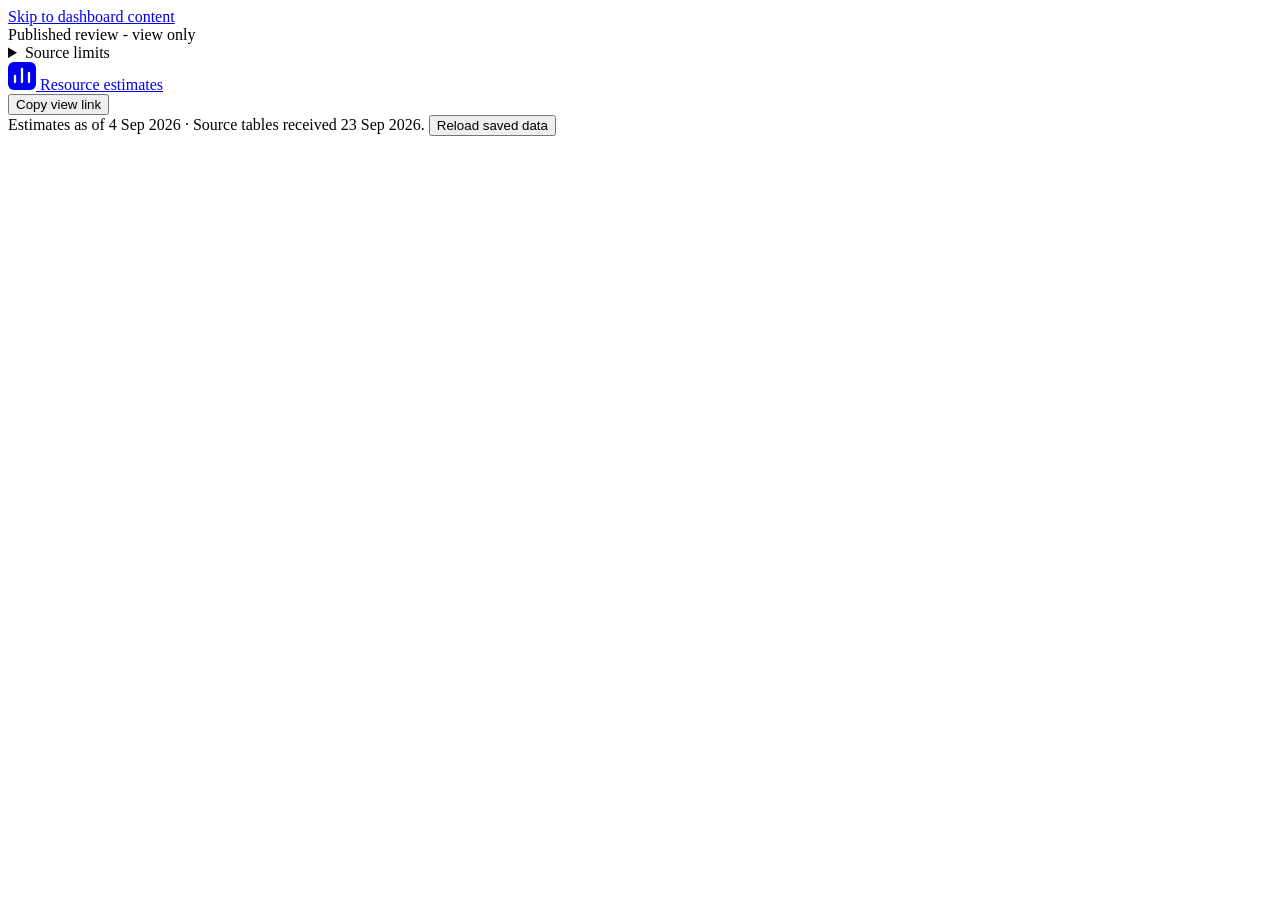
<file: resource-estimates/src/shell.html>
<!doctype html>
<!--
THESIS: Read supplied application estimates without invented history, and switch
to one clearly keyed global comparison when needed.
OWN-WORLD: White working surfaces, graphite text, cool gray rules, one blue accent,
Segoe UI, exact tabular numbers, native controls, and restrained rectangular forms.
STORY: Choose a named application, inspect its resource basis and roadmap, then
edit the same records when the local service supports saves.
FIRST VIEWPORT: Application-first controls lead to a selected view or an
all-application metric chart. Roadmap evidence is separated from completion claims.
FORM: One reading workspace with capability-based edit actions. Source-derived
roadmap colors are presentation, not assessments; published pages stay read-only.
-->
<html lang="en">
<head>
  <meta charset="utf-8">
  <meta name="viewport" content="width=device-width, initial-scale=1">
  <meta name="color-scheme" content="light">
  <meta name="robots" content="noindex,nofollow">
  <title>Application resource estimates</title>
  <link rel="icon" href="data:image/svg+xml,%3Csvg xmlns='http://www.w3.org/2000/svg' viewBox='0 0 32 32'%3E%3Crect width='32' height='32' rx='7' fill='%23185185'/%3E%3Cpath d='M8 23V15M16 23V8M24 23V12' stroke='white' stroke-width='3'/%3E%3C/svg%3E">
  <style>
/* INLINE_STYLES */
</style>
</head>
<body>
  <a class="skip-link" href="#main">Skip to dashboard content</a>
  <div class="preview-bar">
    <div class="preview-bar-inner">
      <span class="preview-caption" id="storage-caption">Published review - view only</span>
      <details class="preview-explanation">
        <summary>Source limits</summary>
        <div>
          <strong>Source counts, with explicit assumptions.</strong>
          <p>The supplied emulator rounds non-Clifford angles to the nearest pi/2 multiple. Physical operations retain the source's "w/o move" label.</p>
          <p>The supplied estimates are dated September 4, 2026. No earlier history was supplied; the dashboard does not invent past values, runtime, targets or readiness.</p>
          <p>The published review is view only. Edit actions appear when connected to the local save service; those saves do not publish to this site.</p>
        </div>
      </details>
    </div>
  </div>
  <header class="app-header">
    <div class="header-inner">
      <a class="brand" href="#overview" data-route="overview" aria-label="Resource estimates overview">
        <svg width="28" height="28" viewBox="0 0 28 28" aria-hidden="true"><rect width="28" height="28" rx="6" fill="currentColor"/><path d="M7 20v-6m7 6V7m7 13V11" stroke="white" stroke-width="2.3" stroke-linecap="round"/></svg>
        <span>Resource estimates</span>
      </a>
      <div class="header-actions">
        <button type="button" class="button primary" id="share-action" data-action="share">Copy view link</button>
      </div>
    </div>
    <nav class="nav-inner" aria-label="Dashboard">
      <div class="main-nav" id="view-navigation"></div>
      <span id="view-description"></span>
    </nav>
  </header>
  <main id="main" tabindex="-1"></main>
  <footer class="app-footer">
    <span>Estimates as of 4 Sep 2026 <span aria-hidden="true">&middot;</span> Source tables received 23 Sep 2026.</span>
    <button type="button" data-action="reload-data" class="text-button">Reload saved data</button>
  </footer>
  <div class="sr-only" role="status" aria-live="polite" id="announcement"></div>
  <dialog id="share-dialog" aria-labelledby="share-title" aria-describedby="share-copy">
    <h2 id="share-title">Published snapshot link</h2>
    <p id="share-copy"></p>
    <label class="field"><span>Link to copy</span><input type="text" id="share-url" readonly></label>
    <p id="share-status" role="status"></p>
    <div class="dialog-actions"><button type="button" class="button" data-action="close-share">Close</button><button type="button" class="button primary" data-action="copy-share">Copy link</button></div>
  </dialog>
  <dialog id="discard-dialog" aria-labelledby="discard-title" aria-describedby="discard-copy">
    <h2 id="discard-title">Discard your unsaved changes?</h2>
    <p id="discard-copy">Your edits have not been saved. Previously saved database records will remain unchanged.</p>
    <div class="dialog-actions">
      <button type="button" class="button" id="keep-editing">Keep editing</button>
      <button type="button" class="button primary" id="discard-edits">Discard changes</button>
    </div>
  </dialog>
  <script>
/* INLINE_DATA */
</script>
  <script>
/* INLINE_APP */
</script>
</body>
</html>
</file>
